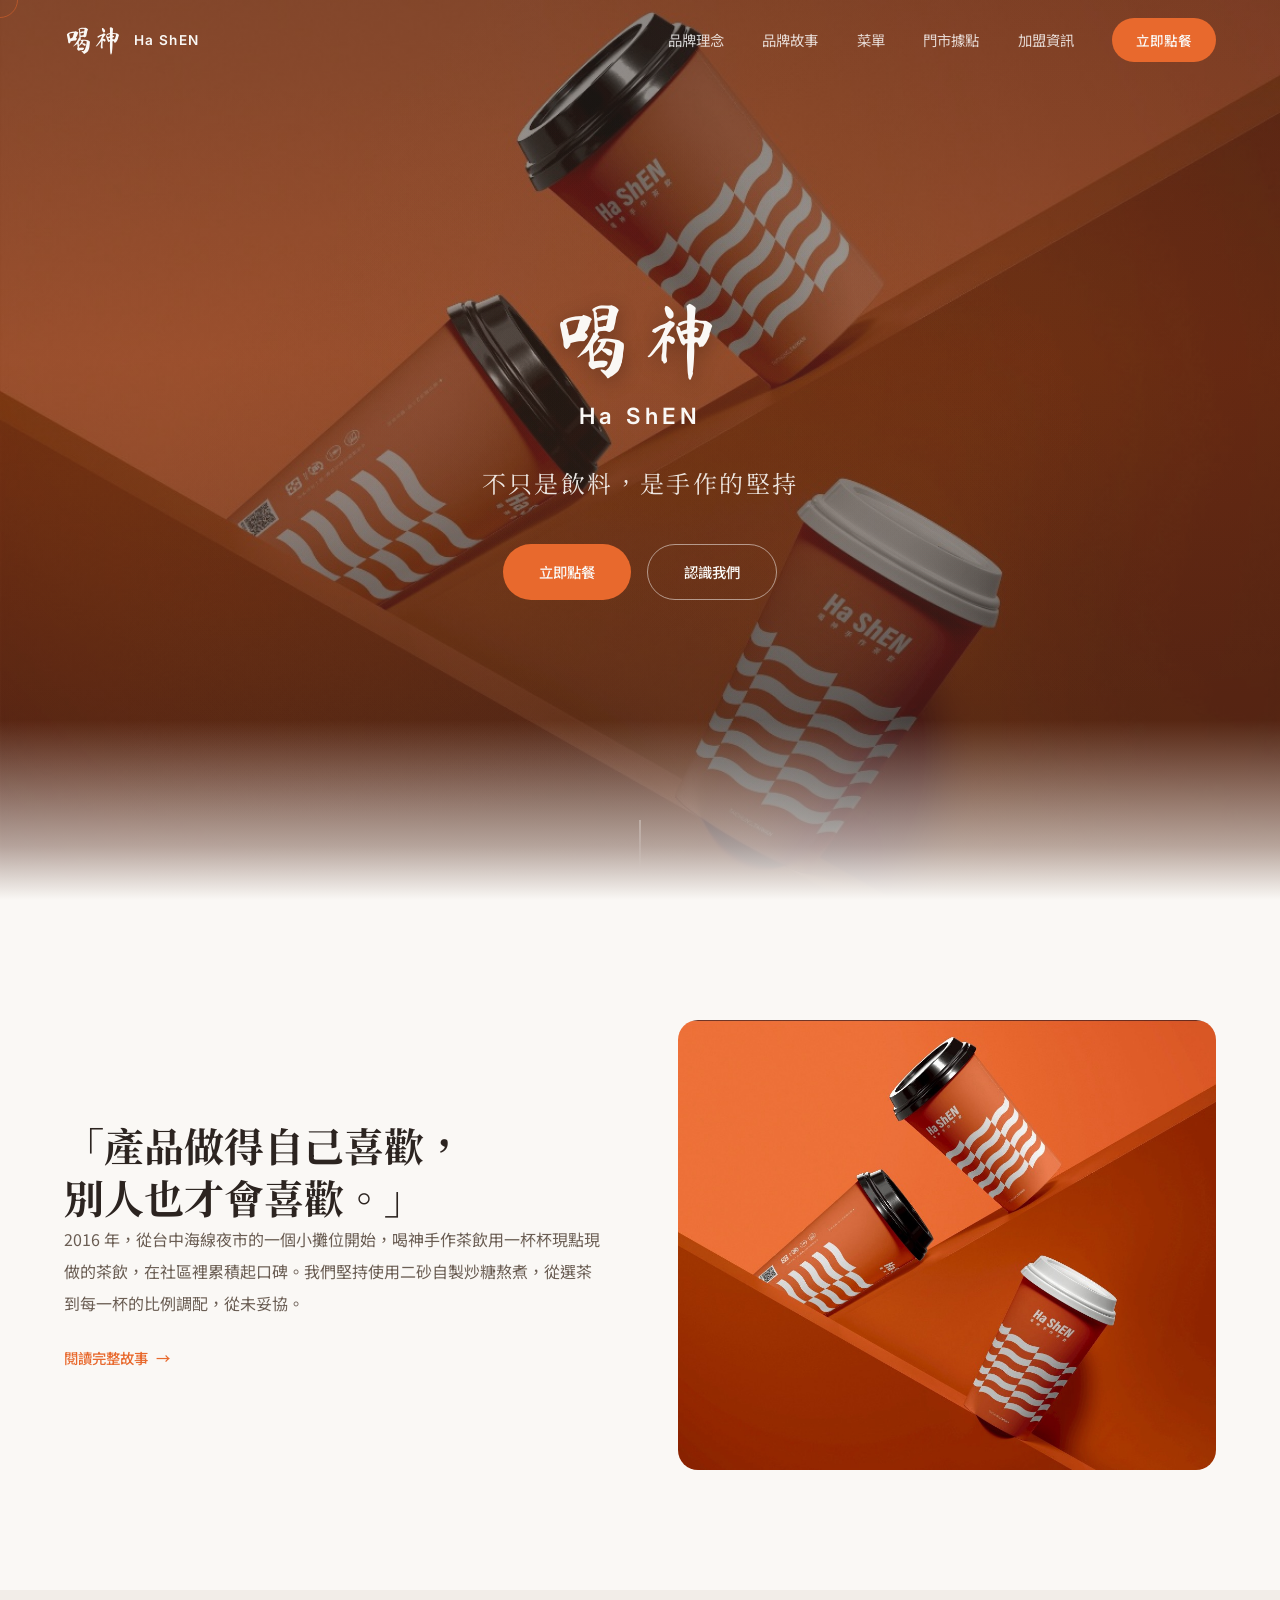
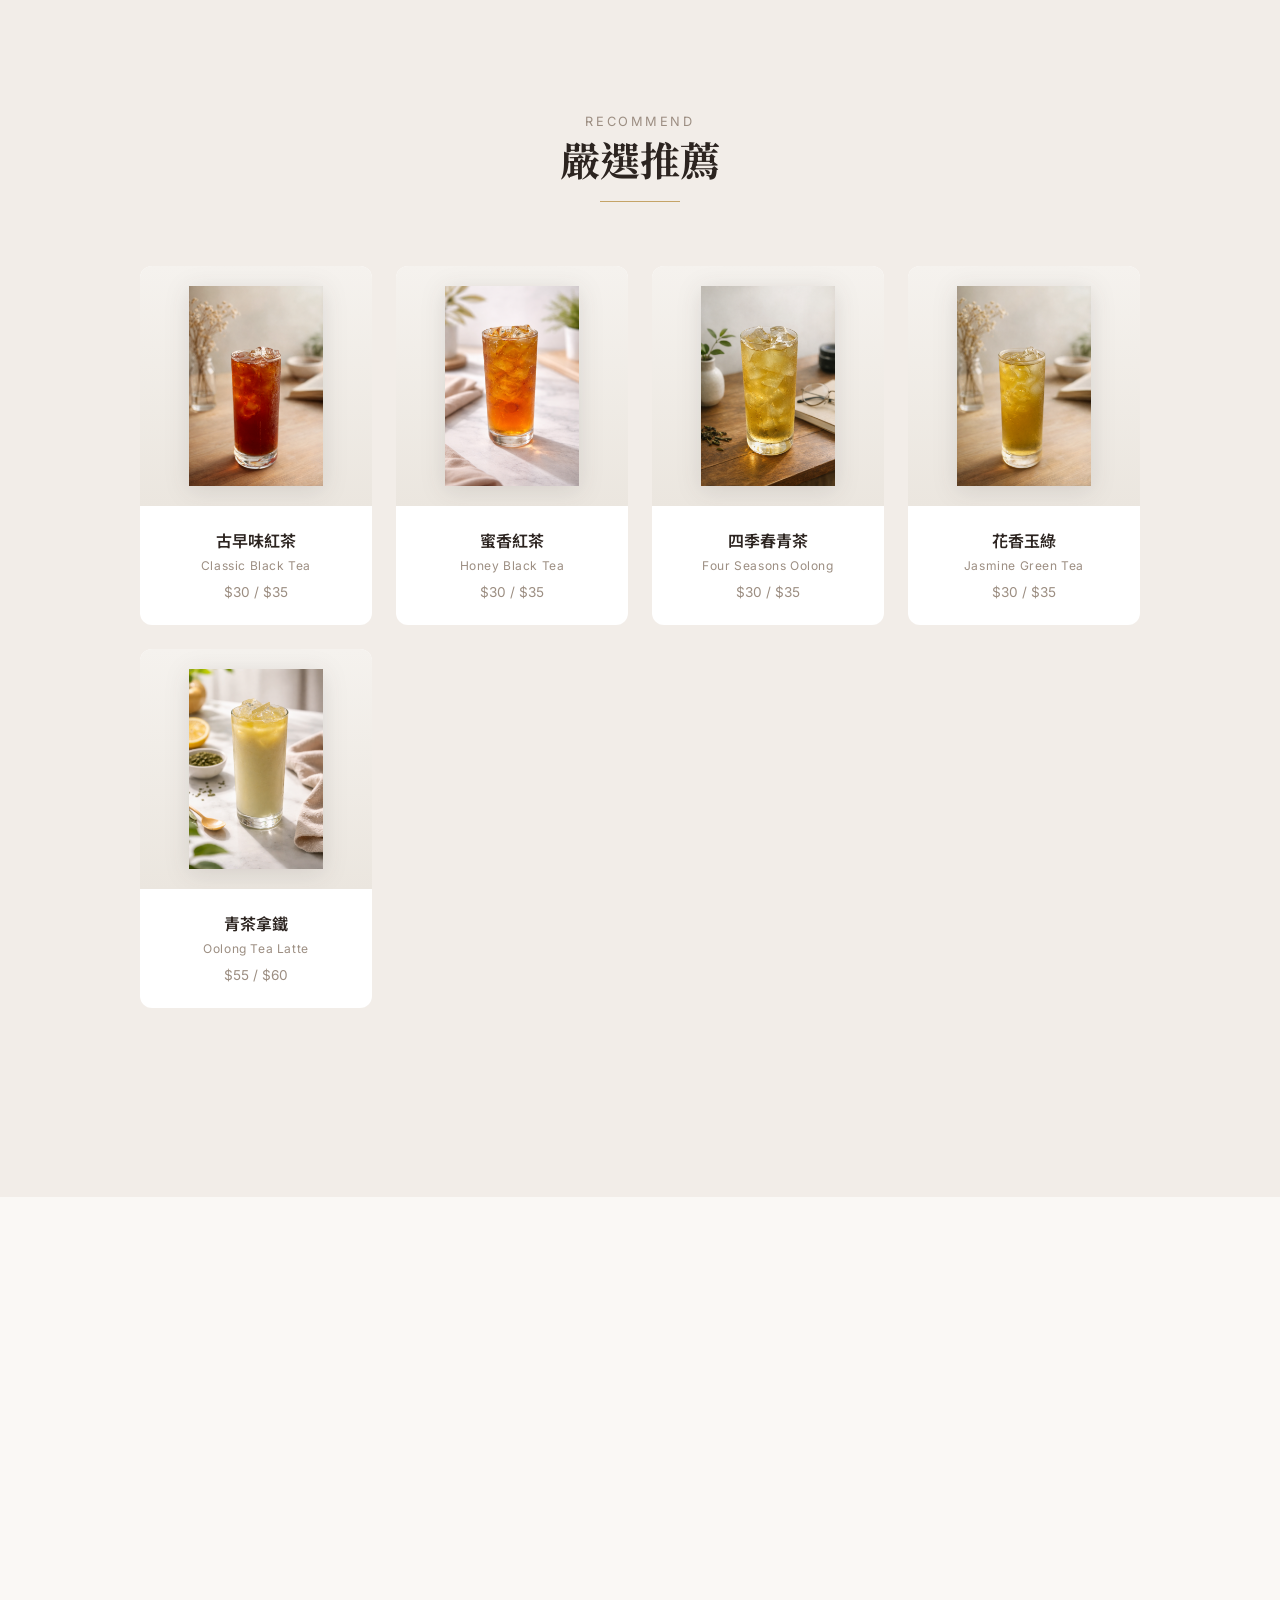
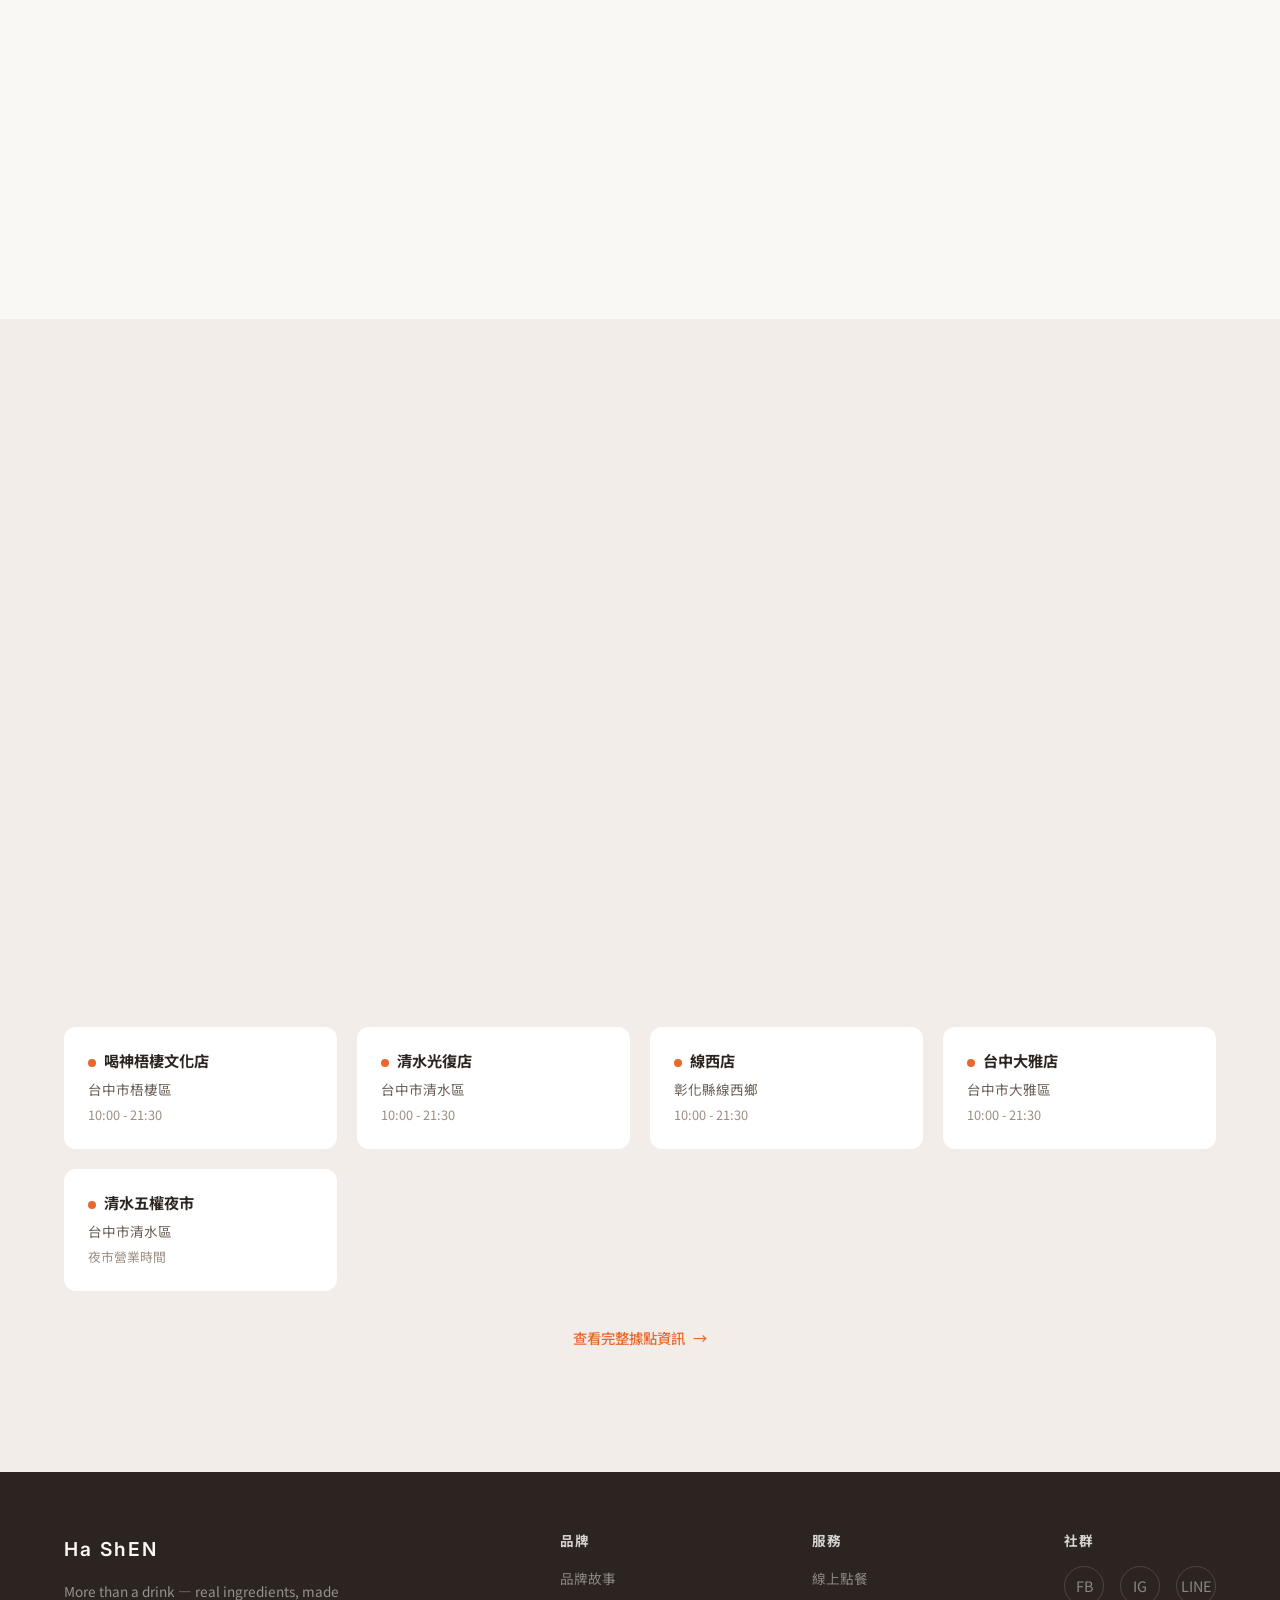
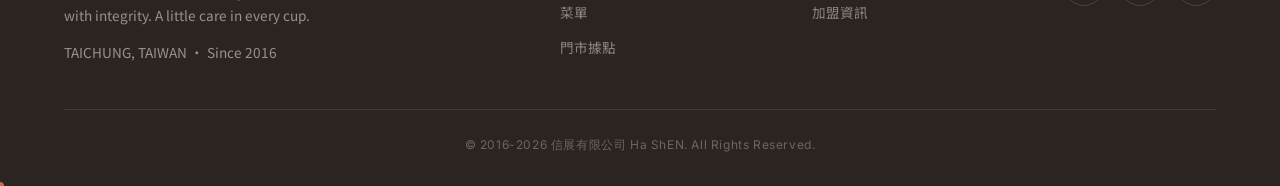
<file: index.html>
<!DOCTYPE html>
<html lang="zh-Hant">
<head>
  <meta charset="UTF-8">
  <meta name="viewport" content="width=device-width, initial-scale=1.0">
  <meta name="description" content="喝神手作茶飲 Ha ShEN — 2016年創立於台中海線，堅持手作、嚴選原料、用心調製每一杯好茶。More than a drink.">
  <meta name="keywords" content="喝神,Ha ShEN,手作茶飲,台中飲料,手搖飲,珍珠奶茶,波霸鮮奶茶">
  <meta property="og:title" content="喝神手作茶飲 Ha ShEN">
  <meta property="og:description" content="不只是飲料，是手作的堅持。More than a drink — real ingredients, made with integrity.">
  <meta property="og:type" content="website">
  <title>喝神手作茶飲 Ha ShEN — More than a drink</title>

  <!-- Google Fonts -->
  <link rel="preconnect" href="https://fonts.googleapis.com">
  <link rel="preconnect" href="https://fonts.gstatic.com" crossorigin>
  <link href="https://fonts.googleapis.com/css2?family=Inter:wght@300;400;500;600;700&family=Noto+Sans+TC:wght@300;400;500;700&family=Noto+Serif+TC:wght@400;600;700&family=ZCOOL+KuaiLe&display=swap" rel="stylesheet">
  <!-- Ma Shan Zheng for brush calligraphy feel -->
  <link href="https://fonts.googleapis.com/css2?family=Ma+Shan+Zheng&display=swap" rel="stylesheet">
  <link href="https://fonts.googleapis.com/css2?family=Liu+Jian+Mao+Cao&display=swap" rel="stylesheet">

  <!-- Styles -->
  <link rel="stylesheet" href="css/style.css">
  <link rel="stylesheet" href="css/pages.css">
</head>
<body>

  <!-- ========== SPLASH SCREEN ========== -->
  <div class="splash-screen" aria-hidden="true">
    <div class="splash-logo-container">
      <!-- Calligraphy rendered with brush-style web font + stroke reveal animation -->
      <div class="splash-calligraphy-text">
        <span class="splash-char" data-char="喝">喝</span>
        <span class="splash-char" data-char="神">神</span>
      </div>

      <span class="splash-english">Ha ShEN</span>
      <span class="splash-subtitle">手 作 茶 飲</span>

      <div class="splash-line">
        <span class="splash-line-left"></span>
        <span class="splash-line-right"></span>
      </div>
    </div>

    <button class="splash-skip">SKIP</button>
  </div>

  <!-- ========== NAVIGATION ========== -->
  <nav class="navbar">
    <a href="index.html" class="nav-logo">
      <span class="nav-logo-calligraphy">喝神</span>
      <span class="nav-logo-text">Ha ShEN</span>
    </a>

    <div class="nav-links">
      <a href="#philosophy" class="nav-link" data-section="philosophy">品牌理念</a>
      <a href="pages/about.html" class="nav-link">品牌故事</a>
      <a href="pages/menu.html" class="nav-link">菜單</a>
      <a href="pages/stores.html" class="nav-link">門市據點</a>
      <a href="pages/franchise.html" class="nav-link">加盟資訊</a>
      <a href="pages/order.html" class="nav-order-btn">立即點餐</a>
    </div>

    <button class="nav-toggle" aria-label="選單">
      <span></span>
      <span></span>
      <span></span>
    </button>
  </nav>

  <!-- ========== HERO SECTION ========== -->
  <section class="hero" id="hero">
    <!-- Layer 1: Brand image background -->
    <img src="assets/images/brand-hero.jpg" alt="" class="hero-bg-image" aria-hidden="true">
    <!-- Layer 2: Dark overlay + texture -->
    <div class="hero-overlay"></div>
    <div class="hero-texture"></div>
    <!-- Layer 3: Bottom fade to next section -->
    <div class="hero-bottom-fade"></div>

    <div class="hero-content">
      <!-- Calligraphy Logo -->
      <div class="hero-calligraphy-text">喝神</div>

      <div class="hero-brand-en font-english">Ha ShEN</div>
      <p class="hero-tagline font-display">不只是飲料，是手作的堅持</p>

      <div class="hero-buttons">
        <a href="pages/order.html" class="btn btn-primary">立即點餐</a>
        <a href="pages/about.html" class="btn btn-outline">認識我們</a>
      </div>
    </div>

    <!-- Scroll hint -->
    <div class="hero-scroll-hint">
      <div class="scroll-line"></div>
    </div>
  </section>

  <!-- ========== PHILOSOPHY SECTION ========== -->
  <section class="section philosophy" id="philosophy">
    <div class="container">
      <div class="philosophy-grid">
        <div class="philosophy-text">
          <h2 class="font-display">
            「產品做得自己喜歡，<br>別人也才會喜歡。」
            <span class="underline-gold"></span>
          </h2>
          <p class="philosophy-desc">
            2016 年，從台中海線夜市的一個小攤位開始，喝神手作茶飲用一杯杯現點現做的茶飲，在社區裡累積起口碑。我們堅持使用二砂自製炒糖熬煮，從選茶到每一杯的比例調配，從未妥協。
          </p>
          <a href="pages/about.html" class="link-arrow">
            閱讀完整故事 <span class="arrow">→</span>
          </a>
        </div>
        <div class="philosophy-image">
          <img src="assets/images/brand-hero.jpg" alt="喝神手作茶飲 Ha ShEN 品牌杯身形象照" loading="lazy">
        </div>
      </div>
    </div>
  </section>

  <!-- ========== RECOMMEND SECTION ========== -->
  <section class="section recommend" id="recommend">
    <div class="container">
      <div class="section-header reveal">
        <p class="section-subtitle font-english">Recommend</p>
        <h2>嚴選推薦</h2>
        <span class="gold-line"></span>
      </div>

      <div class="recommend-grid stagger-children">
        <div class="drink-card" data-stagger="0">
          <div class="drink-card-image">
            <img src="assets/images/古早味紅茶.png" alt="古早味紅茶" loading="lazy">
          </div>
          <div class="drink-card-info">
            <h4 class="drink-card-name">古早味紅茶</h4>
            <p class="drink-card-name-en font-english" style="font-size:0.75rem;color:var(--color-text-tertiary);">Classic Black Tea</p>
            <p class="drink-card-price">$30 / $35</p>
          </div>
        </div>

        <div class="drink-card" data-stagger="1">
          <div class="drink-card-image">
            <img src="assets/images/蜜香紅茶.png" alt="蜜香紅茶" loading="lazy">
          </div>
          <div class="drink-card-info">
            <h4 class="drink-card-name">蜜香紅茶</h4>
            <p class="drink-card-name-en font-english" style="font-size:0.75rem;color:var(--color-text-tertiary);">Honey Black Tea</p>
            <p class="drink-card-price">$30 / $35</p>
          </div>
        </div>

        <div class="drink-card" data-stagger="2">
          <div class="drink-card-image">
            <img src="assets/images/四季春青茶.png" alt="四季春青茶" loading="lazy">
          </div>
          <div class="drink-card-info">
            <h4 class="drink-card-name">四季春青茶</h4>
            <p class="drink-card-name-en font-english" style="font-size:0.75rem;color:var(--color-text-tertiary);">Four Seasons Oolong</p>
            <p class="drink-card-price">$30 / $35</p>
          </div>
        </div>

        <div class="drink-card" data-stagger="3">
          <div class="drink-card-image">
            <img src="assets/images/花香玉綠.png" alt="花香玉綠" loading="lazy">
          </div>
          <div class="drink-card-info">
            <h4 class="drink-card-name">花香玉綠</h4>
            <p class="drink-card-name-en font-english" style="font-size:0.75rem;color:var(--color-text-tertiary);">Jasmine Green Tea</p>
            <p class="drink-card-price">$30 / $35</p>
          </div>
        </div>

        <div class="drink-card" data-stagger="4">
          <div class="drink-card-image">
            <img src="assets/images/青茶拿鐵.png" alt="青茶拿鐵" loading="lazy">
          </div>
          <div class="drink-card-info">
            <h4 class="drink-card-name">青茶拿鐵</h4>
            <p class="drink-card-name-en font-english" style="font-size:0.75rem;color:var(--color-text-tertiary);">Oolong Tea Latte</p>
            <p class="drink-card-price">$55 / $60</p>
          </div>
        </div>
      </div>

      <div style="text-align:center;margin-top:40px;" class="reveal">
        <a href="pages/menu.html" class="link-arrow">
          查看完整菜單 <span class="arrow">→</span>
        </a>
      </div>
    </div>
  </section>

  <!-- ========== NEWS SECTION ========== -->
  <section class="section news" id="news">
    <div class="container">
      <div class="section-header reveal">
        <p class="section-subtitle font-english">Recently News</p>
        <h2>最新消息</h2>
        <span class="gold-line"></span>
      </div>

      <div class="news-grid stagger-children">
        <a href="#" class="news-card" data-stagger="0">
          <div class="news-card-image">
            <div style="width:100%;height:100%;background:linear-gradient(135deg,var(--color-bg-secondary),#d4a574);display:flex;align-items:center;justify-content:center;color:var(--color-text-tertiary);font-size:0.85rem;">新聞圖片</div>
          </div>
          <div class="news-card-body">
            <span class="news-card-date font-english">2026.04.01</span>
            <h4 class="news-card-title">大雅店盛大開幕</h4>
            <span class="news-card-link">閱讀更多 →</span>
          </div>
        </a>

        <a href="#" class="news-card" data-stagger="1">
          <div class="news-card-image">
            <div style="width:100%;height:100%;background:linear-gradient(135deg,var(--color-bg-secondary),#8cb87a);display:flex;align-items:center;justify-content:center;color:var(--color-text-tertiary);font-size:0.85rem;">新聞圖片</div>
          </div>
          <div class="news-card-body">
            <span class="news-card-date font-english">2026.03.15</span>
            <h4 class="news-card-title">春季新品上市 — 花香玉綠茶系列</h4>
            <span class="news-card-link">閱讀更多 →</span>
          </div>
        </a>

        <a href="#" class="news-card" data-stagger="2">
          <div class="news-card-image">
            <div style="width:100%;height:100%;background:linear-gradient(135deg,var(--color-bg-secondary),var(--color-brand-light));display:flex;align-items:center;justify-content:center;color:var(--color-text-tertiary);font-size:0.85rem;">新聞圖片</div>
          </div>
          <div class="news-card-body">
            <span class="news-card-date font-english">2026.02.28</span>
            <h4 class="news-card-title">加盟說明會報名中</h4>
            <span class="news-card-link">閱讀更多 →</span>
          </div>
        </a>
      </div>
    </div>
  </section>

  <!-- ========== STORES PREVIEW SECTION ========== -->
  <section class="section stores-preview" id="stores">
    <div class="container">
      <div class="section-header reveal">
        <p class="section-subtitle font-english">Store Locations</p>
        <h2>門市據點</h2>
        <span class="gold-line"></span>
      </div>

      <div class="stores-map-wrapper">
        <iframe
          src="https://www.google.com/maps/embed?pb=!1m18!1m12!1m3!1d116685.45!2d120.55!3d24.28!2m3!1f0!2f0!3f0!3m2!1i1024!2i768!4f13.1!3m3!1m2!1s0x0%3A0x0!2z5Y-w5Lit5biC!5e0!3m2!1szh-TW!2stw!4v1"
          loading="lazy"
          referrerpolicy="no-referrer-when-downgrade"
          title="喝神手作茶飲門市據點">
        </iframe>
      </div>

      <div class="stores-list stagger-children">
        <div class="store-card" data-stagger="0">
          <h4><span class="store-pulse"></span>喝神梧棲文化店</h4>
          <p>台中市梧棲區</p>
          <p style="font-size:0.8rem;color:var(--color-text-tertiary);margin-top:4px;">10:00 - 21:30</p>
        </div>
        <div class="store-card" data-stagger="1">
          <h4><span class="store-pulse"></span>清水光復店</h4>
          <p>台中市清水區</p>
          <p style="font-size:0.8rem;color:var(--color-text-tertiary);margin-top:4px;">10:00 - 21:30</p>
        </div>
        <div class="store-card" data-stagger="2">
          <h4><span class="store-pulse"></span>線西店</h4>
          <p>彰化縣線西鄉</p>
          <p style="font-size:0.8rem;color:var(--color-text-tertiary);margin-top:4px;">10:00 - 21:30</p>
        </div>
        <div class="store-card" data-stagger="3">
          <h4><span class="store-pulse"></span>台中大雅店</h4>
          <p>台中市大雅區</p>
          <p style="font-size:0.8rem;color:var(--color-text-tertiary);margin-top:4px;">10:00 - 21:30</p>
        </div>
        <div class="store-card" data-stagger="4">
          <h4><span class="store-pulse"></span>清水五權夜市</h4>
          <p>台中市清水區</p>
          <p style="font-size:0.8rem;color:var(--color-text-tertiary);margin-top:4px;">夜市營業時間</p>
        </div>
      </div>

      <div style="text-align:center;margin-top:32px;" class="reveal">
        <a href="pages/stores.html" class="link-arrow">
          查看完整據點資訊 <span class="arrow">→</span>
        </a>
      </div>
    </div>
  </section>

  <!-- ========== FOOTER ========== -->
  <footer class="footer">
    <div class="footer-content">
      <div class="footer-brand">
        <div class="footer-brand-name font-english">Ha ShEN</div>
        <p class="footer-brand-desc">
          More than a drink — real ingredients, made with integrity. A little care in every cup.
        </p>
        <p class="footer-brand-desc" style="margin-top:12px;">
          TAICHUNG, TAIWAN · Since 2016
        </p>
      </div>

      <div class="footer-links-group">
        <h5>品牌</h5>
        <a href="pages/about.html">品牌故事</a>
        <a href="pages/menu.html">菜單</a>
        <a href="pages/stores.html">門市據點</a>
      </div>

      <div class="footer-links-group">
        <h5>服務</h5>
        <a href="pages/order.html">線上點餐</a>
        <a href="pages/franchise.html">加盟資訊</a>
      </div>

      <div class="footer-links-group">
        <h5>社群</h5>
        <div class="footer-social">
          <a href="https://www.facebook.com/people/%E5%96%9D%E7%A5%9E%E6%89%8B%E4%BD%9C%E8%8C%B6%E9%A3%B2_%E7%B8%BD%E9%83%A8/61552195955684/" target="_blank" rel="noopener" aria-label="Facebook">FB</a>
          <a href="#" aria-label="Instagram">IG</a>
          <a href="#" aria-label="LINE">LINE</a>
        </div>
      </div>
    </div>

    <div class="footer-bottom">
      <p class="footer-copyright">© 2016-2026 信展有限公司 Ha ShEN. All Rights Reserved.</p>
    </div>
  </footer>

  <!-- Back to Top -->
  <button class="back-to-top" aria-label="回到頂部">↑</button>

  <!-- Hero Background Style -->
  <style>
    /* Layer 1: Brand image — fills hero, slow zoom */
    .hero-bg-image {
      position: absolute;
      top: 0; left: 0;
      width: 100%; height: 100%;
      object-fit: cover;
      object-position: center 40%;
      animation: heroZoom 25s ease-in-out infinite alternate;
      z-index: 0;
    }

    @keyframes heroZoom {
      0%   { transform: scale(1); }
      100% { transform: scale(1.1); }
    }

    /* Layer 2: Dark overlay — makes text readable */
    .hero .hero-overlay {
      position: absolute;
      top: 0; left: 0;
      width: 100%; height: 100%;
      background: linear-gradient(
        180deg,
        rgba(44, 36, 32, 0.55) 0%,
        rgba(44, 36, 32, 0.45) 40%,
        rgba(44, 36, 32, 0.65) 100%
      );
      z-index: 1;
    }

    /* Layer 2b: Subtle ink/paper texture overlay */
    .hero-texture {
      position: absolute;
      top: 0; left: 0;
      width: 100%; height: 100%;
      background:
        radial-gradient(ellipse at 20% 50%, rgba(232, 105, 45, 0.08) 0%, transparent 60%),
        radial-gradient(ellipse at 80% 30%, rgba(197, 164, 103, 0.06) 0%, transparent 50%),
        radial-gradient(ellipse at 50% 80%, rgba(44, 36, 32, 0.15) 0%, transparent 60%);
      z-index: 1;
      pointer-events: none;
    }

    /* Layer 3: Bottom gradient fade to next section */
    .hero-bottom-fade {
      position: absolute;
      bottom: 0; left: 0;
      width: 100%; height: 180px;
      background: linear-gradient(
        0deg,
        var(--color-bg-primary) 0%,
        rgba(250, 248, 245, 0.6) 30%,
        transparent 100%
      );
      z-index: 2;
      pointer-events: none;
    }

    /* Scroll Indicator */
    .hero-scroll-hint {
      position: absolute;
      bottom: 32px;
      left: 50%;
      transform: translateX(-50%);
      z-index: 3;
    }

    .scroll-line {
      width: 1px;
      height: 48px;
      background: linear-gradient(180deg, rgba(255,255,255,0.6), transparent);
      animation: scrollPulse 2s ease-in-out infinite;
    }

    @keyframes scrollPulse {
      0%, 100% { opacity: 1; transform: scaleY(1); }
      50% { opacity: 0.3; transform: scaleY(0.6); }
    }
  </style>

  <!-- Scripts -->
  <script src="js/splash.js"></script>
  <script src="js/main.js"></script>
</body>
</html>
</file>
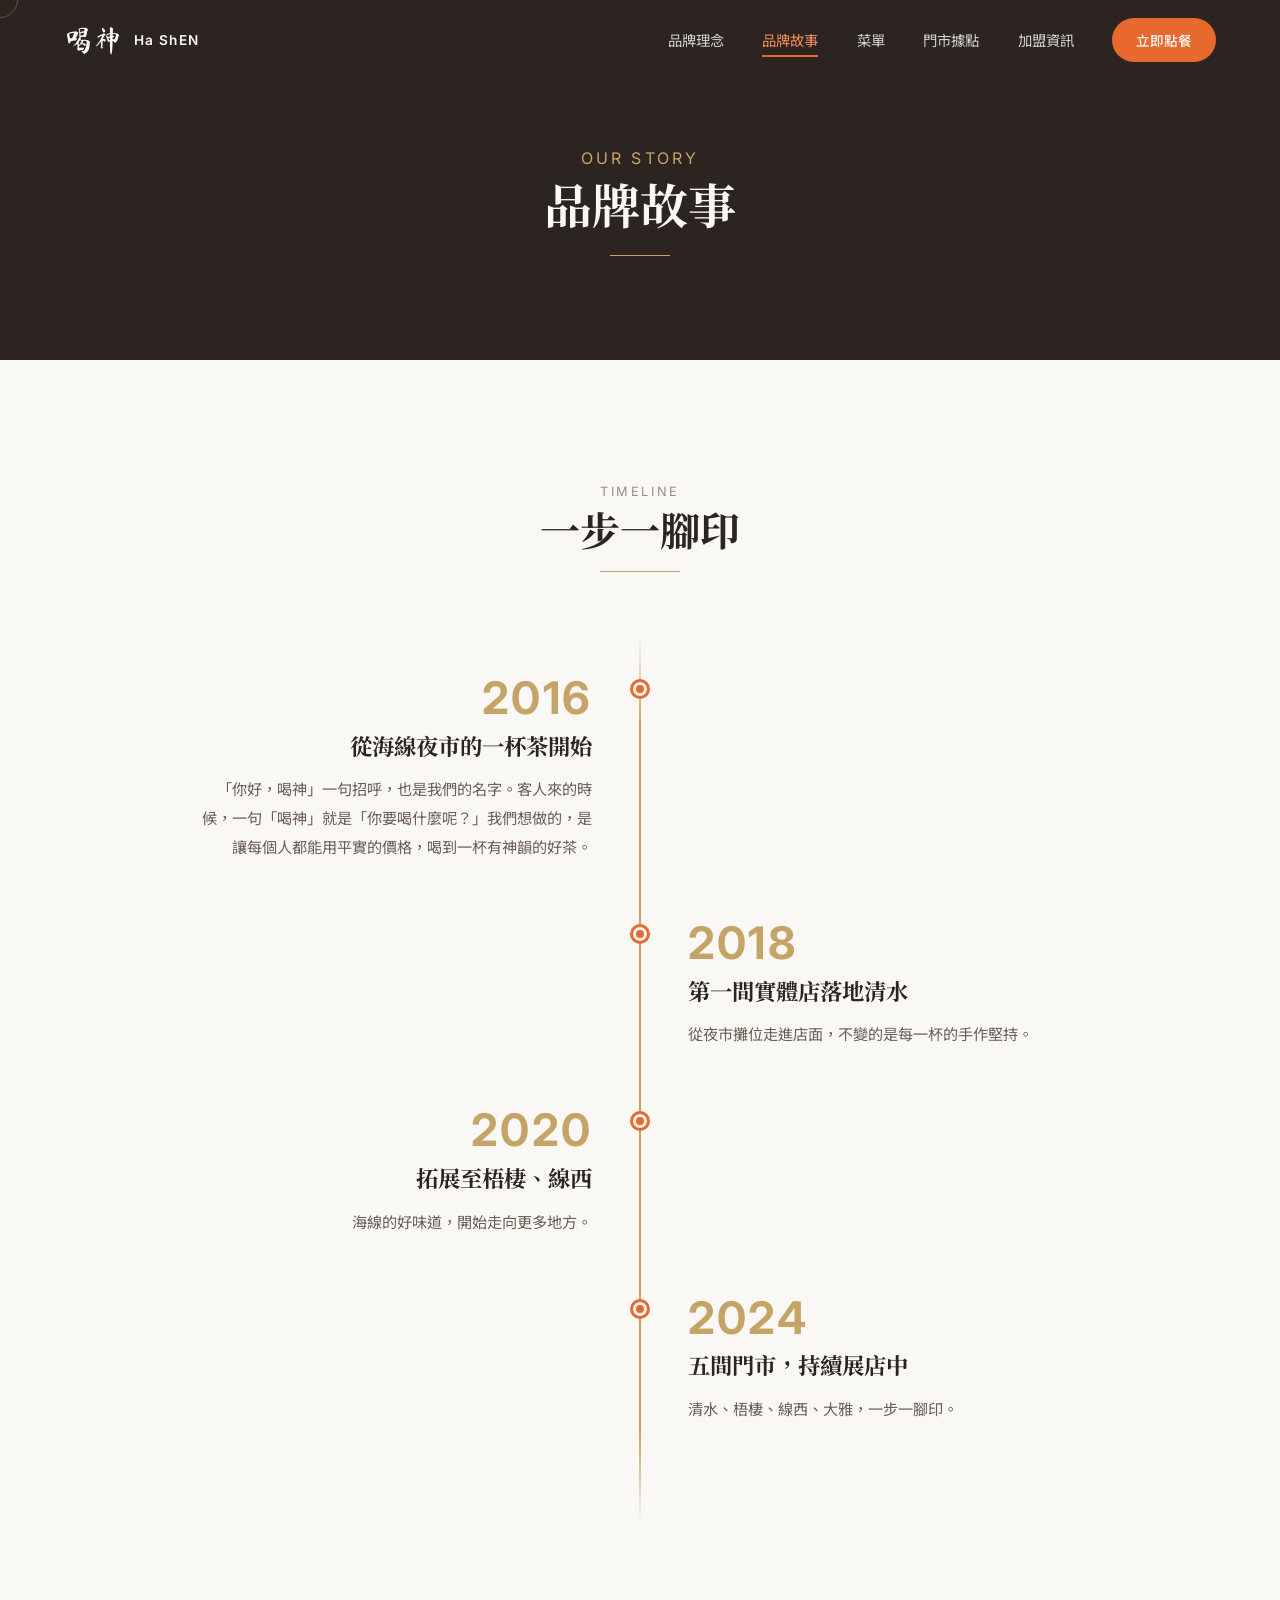
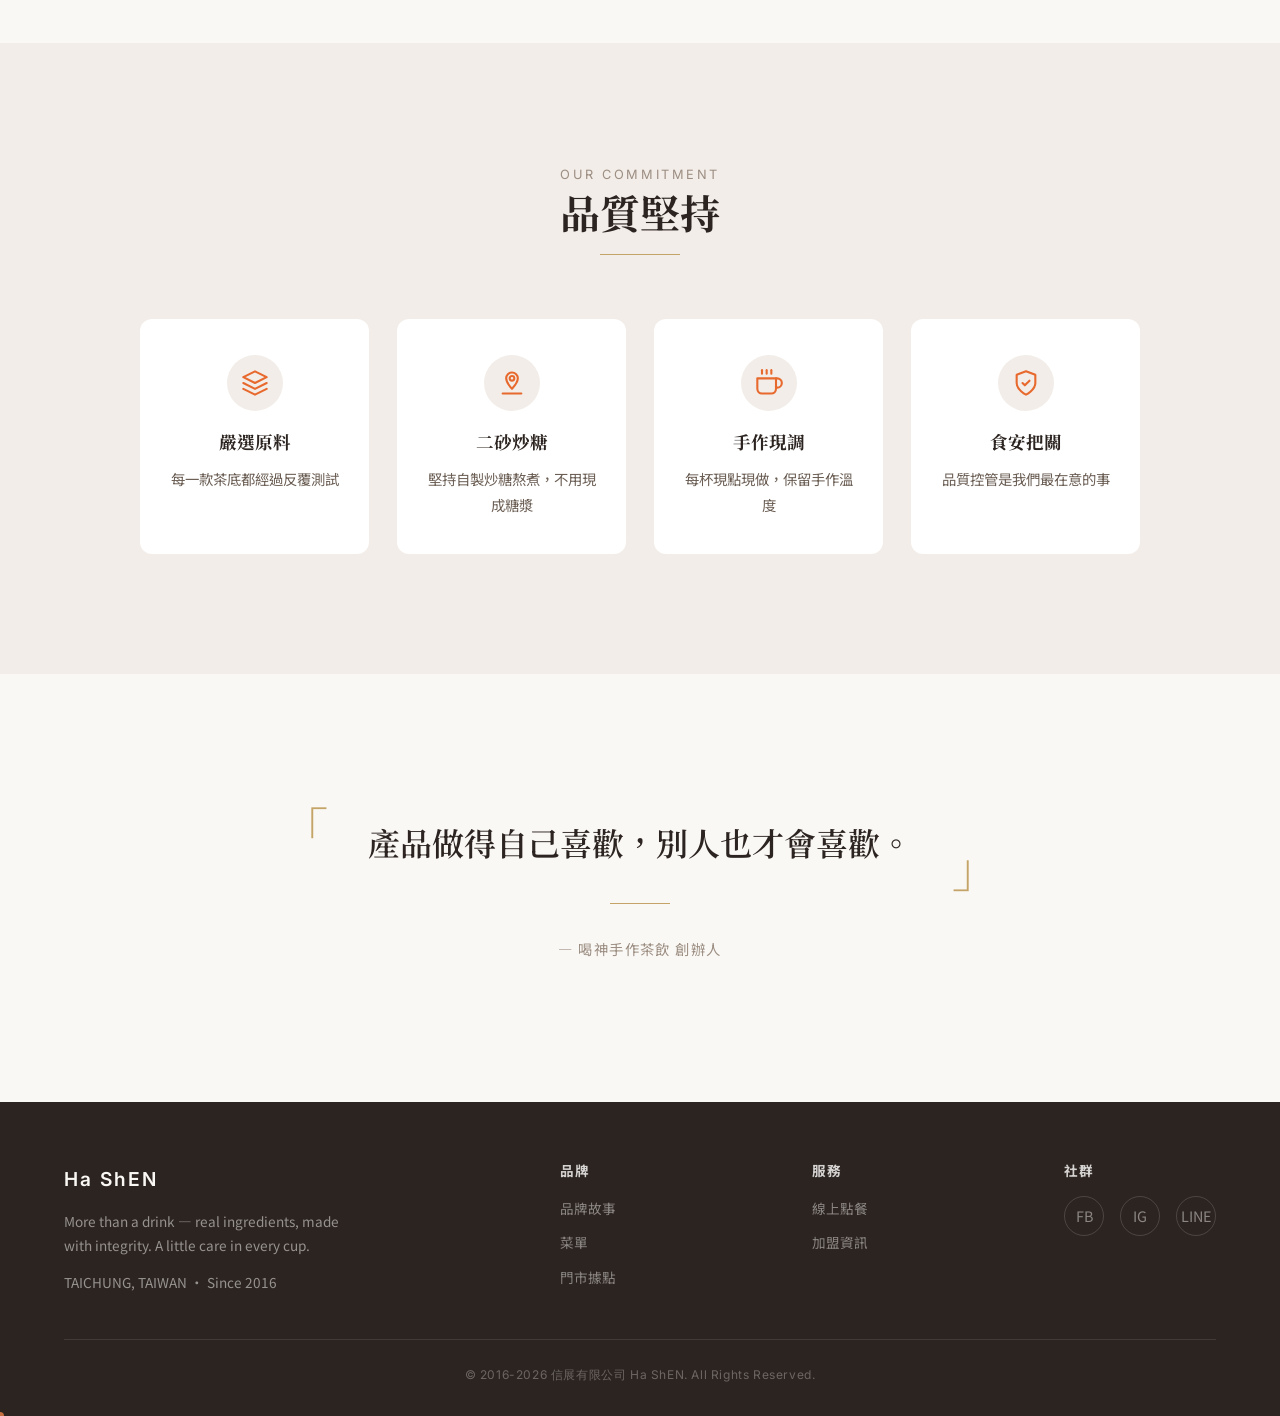
<file: pages/about.html>
<!DOCTYPE html>
<html lang="zh-Hant">
<head>
  <meta charset="UTF-8">
  <meta name="viewport" content="width=device-width, initial-scale=1.0">
  <meta name="description" content="喝神手作茶飲 Ha ShEN 品牌故事 — 2016年從台中海線夜市出發，堅持手作、嚴選原料，一步一腳印走到今天。">
  <meta name="keywords" content="喝神,Ha ShEN,品牌故事,手作茶飲,台中飲料,手搖飲">
  <meta property="og:title" content="品牌故事 — 喝神手作茶飲 Ha ShEN">
  <meta property="og:description" content="從海線夜市的一杯茶開始，喝神的故事。">
  <meta property="og:type" content="website">
  <title>品牌故事 — 喝神手作茶飲 Ha ShEN</title>

  <!-- Google Fonts -->
  <link rel="preconnect" href="https://fonts.googleapis.com">
  <link rel="preconnect" href="https://fonts.gstatic.com" crossorigin>
  <link href="https://fonts.googleapis.com/css2?family=Inter:wght@300;400;500;600;700&family=Noto+Sans+TC:wght@300;400;500;700&family=Noto+Serif+TC:wght@400;600;700&family=Ma+Shan+Zheng&family=Liu+Jian+Mao+Cao&display=swap" rel="stylesheet">
  <link href="https://fonts.googleapis.com/css2?family=Ma+Shan+Zheng&display=swap" rel="stylesheet">
  <link href="https://fonts.googleapis.com/css2?family=Liu+Jian+Mao+Cao&display=swap" rel="stylesheet">

  <!-- Styles -->
  <link rel="stylesheet" href="../css/style.css">
  <link rel="stylesheet" href="../css/pages.css">

  <style>
    /* ========== Page Hero ========== */
    .page-hero {
      position: relative;
      width: 100%;
      min-height: 360px;
      display: flex;
      align-items: center;
      justify-content: center;
      background: #2C2420;
      text-align: center;
      padding: 120px 24px 80px;
    }

    .page-hero-content {
      position: relative;
      z-index: 2;
    }

    .page-hero h1 {
      font-family: var(--font-display);
      color: var(--color-text-inverse);
      font-size: clamp(2rem, 5vw, 3rem);
      margin-bottom: 8px;
    }

    .page-hero .page-hero-en {
      font-family: var(--font-english);
      font-size: clamp(0.85rem, 1.5vw, 1rem);
      color: var(--color-gold);
      letter-spacing: 0.2em;
      text-transform: uppercase;
    }

    .page-hero .page-hero-line {
      display: block;
      width: 60px;
      height: 1px;
      background: var(--color-gold);
      margin: 20px auto 0;
    }

    /* ========== Timeline Section ========== */
    .timeline-section {
      padding: clamp(60px, 10vw, 120px) clamp(24px, 5vw, 80px);
      background: var(--color-bg-primary);
    }

    .timeline {
      position: relative;
      max-width: 900px;
      margin: 0 auto;
      padding: 40px 0;
    }

    /* Central vertical line */
    .timeline::before {
      content: '';
      position: absolute;
      left: 50%;
      top: 0;
      bottom: 0;
      width: 2px;
      background: linear-gradient(180deg, transparent, var(--color-gold) 10%, var(--color-gold) 90%, transparent);
      transform: translateX(-50%);
    }

    .timeline-item {
      position: relative;
      width: 50%;
      padding: 0 48px 60px;
    }

    /* Odd items: left side */
    .timeline-item:nth-child(odd) {
      left: 0;
      text-align: right;
      padding-right: 48px;
      padding-left: 0;
    }

    /* Even items: right side */
    .timeline-item:nth-child(even) {
      left: 50%;
      text-align: left;
      padding-left: 48px;
      padding-right: 0;
    }

    /* Node dot */
    .timeline-item::before {
      content: '';
      position: absolute;
      top: 6px;
      width: 14px;
      height: 14px;
      background: var(--color-brand);
      border: 3px solid var(--color-bg-primary);
      border-radius: 50%;
      z-index: 2;
      box-shadow: 0 0 0 3px var(--color-brand);
    }

    .timeline-item:nth-child(odd)::before {
      right: -7px;
    }

    .timeline-item:nth-child(even)::before {
      left: -7px;
    }

    .timeline-year {
      font-family: var(--font-english);
      font-size: clamp(2rem, 4vw, 2.8rem);
      font-weight: 700;
      color: var(--color-gold);
      line-height: 1;
      margin-bottom: 8px;
    }

    .timeline-title {
      font-family: var(--font-display);
      font-size: clamp(1.1rem, 2vw, 1.4rem);
      font-weight: 700;
      color: var(--color-text-primary);
      margin-bottom: 12px;
      line-height: 1.5;
    }

    .timeline-desc {
      font-size: 0.95rem;
      color: var(--color-text-secondary);
      line-height: 1.9;
    }

    /* ========== Quality Section ========== */
    .quality-section {
      padding: clamp(60px, 10vw, 120px) clamp(24px, 5vw, 80px);
      background: var(--color-bg-secondary);
    }

    .quality-grid {
      display: grid;
      grid-template-columns: repeat(4, 1fr);
      gap: 28px;
      max-width: 1000px;
      margin: 0 auto;
    }

    .quality-card {
      background: var(--color-bg-card);
      border-radius: var(--radius-md);
      padding: 36px 24px;
      text-align: center;
      transition: transform 0.4s var(--ease-smooth), box-shadow 0.4s var(--ease-smooth);
    }

    .quality-card:hover {
      transform: translateY(-4px);
      box-shadow: 0 12px 30px rgba(44, 36, 32, 0.1);
    }

    .quality-icon {
      width: 56px;
      height: 56px;
      margin: 0 auto 20px;
      background: var(--color-bg-secondary);
      border-radius: 50%;
      display: flex;
      align-items: center;
      justify-content: center;
      font-size: 1.5rem;
    }

    .quality-card h4 {
      font-family: var(--font-display);
      font-size: 1.1rem;
      margin-bottom: 12px;
      color: var(--color-text-primary);
    }

    .quality-card p {
      font-size: 0.9rem;
      color: var(--color-text-secondary);
      line-height: 1.8;
    }

    /* ========== Founder Section ========== */
    .founder-section {
      padding: clamp(80px, 12vw, 140px) clamp(24px, 5vw, 80px);
      background: var(--color-bg-primary);
      text-align: center;
    }

    .founder-quote {
      max-width: 700px;
      margin: 0 auto;
      position: relative;
    }

    .founder-quote blockquote {
      font-family: var(--font-display);
      font-size: clamp(1.4rem, 3vw, 2rem);
      font-weight: 600;
      color: var(--color-text-primary);
      line-height: 1.8;
      position: relative;
      padding: 0 20px;
    }

    .founder-quote blockquote::before,
    .founder-quote blockquote::after {
      font-family: var(--font-display);
      font-size: 3rem;
      color: var(--color-gold);
      position: absolute;
      line-height: 1;
    }

    .founder-quote blockquote::before {
      content: '\300C';
      top: -10px;
      left: -10px;
    }

    .founder-quote blockquote::after {
      content: '\300D';
      bottom: -20px;
      right: -10px;
    }

    .founder-line {
      display: block;
      width: 60px;
      height: 1px;
      background: var(--color-gold);
      margin: 32px auto;
    }

    .founder-attribution {
      font-family: var(--font-heading);
      font-size: 0.9rem;
      color: var(--color-text-tertiary);
      letter-spacing: 0.1em;
    }

    /* ========== Responsive ========== */
    @media (max-width: 768px) {
      .timeline::before {
        left: 20px;
      }

      .timeline-item {
        width: 100%;
        padding-left: 56px !important;
        padding-right: 0 !important;
        text-align: left !important;
        left: 0 !important;
      }

      .timeline-item::before {
        left: 13px !important;
        right: auto !important;
      }

      .quality-grid {
        grid-template-columns: repeat(2, 1fr);
        gap: 20px;
      }
    }

    @media (max-width: 480px) {
      .quality-grid {
        grid-template-columns: 1fr;
      }
    }
  </style>
  <link href="https://fonts.googleapis.com/css2?family=Ma+Shan+Zheng&display=swap" rel="stylesheet">
  <link href="https://fonts.googleapis.com/css2?family=Liu+Jian+Mao+Cao&display=swap" rel="stylesheet">
  </head>
<body>

  <!-- ========== NAVIGATION ========== -->
  <nav class="navbar">
    <a href="../index.html" class="nav-logo">
      <span class="nav-logo-calligraphy">喝神</span>
      <span class="nav-logo-text">Ha ShEN</span>
    </a>

    <div class="nav-links">
      <a href="../index.html#philosophy" class="nav-link" data-section="philosophy">品牌理念</a>
      <a href="about.html" class="nav-link active">品牌故事</a>
      <a href="menu.html" class="nav-link">菜單</a>
      <a href="stores.html" class="nav-link">門市據點</a>
      <a href="franchise.html" class="nav-link">加盟資訊</a>
      <a href="order.html" class="nav-order-btn">立即點餐</a>
    </div>

    <button class="nav-toggle" aria-label="選單">
      <span></span>
      <span></span>
      <span></span>
    </button>
  </nav>

  <!-- ========== PAGE HERO ========== -->
  <section class="page-hero">
    <div class="page-hero-content reveal">
      <p class="page-hero-en font-english">Our Story</p>
      <h1 class="font-display">品牌故事</h1>
      <span class="page-hero-line"></span>
    </div>
  </section>

  <!-- ========== TIMELINE SECTION ========== -->
  <section class="timeline-section">
    <div class="container">
      <div class="section-header reveal">
        <p class="section-subtitle font-english">Timeline</p>
        <h2 class="font-display">一步一腳印</h2>
        <span class="gold-line"></span>
      </div>

      <div class="timeline">
        <!-- 2016 -->
        <div class="timeline-item reveal">
          <div class="timeline-year font-english">2016</div>
          <h3 class="timeline-title font-display">從海線夜市的一杯茶開始</h3>
          <p class="timeline-desc">「你好，喝神」一句招呼，也是我們的名字。客人來的時候，一句「喝神」就是「你要喝什麼呢？」我們想做的，是讓每個人都能用平實的價格，喝到一杯有神韻的好茶。</p>
        </div>

        <!-- 2018 -->
        <div class="timeline-item reveal">
          <div class="timeline-year font-english">2018</div>
          <h3 class="timeline-title font-display">第一間實體店落地清水</h3>
          <p class="timeline-desc">從夜市攤位走進店面，不變的是每一杯的手作堅持。</p>
        </div>

        <!-- 2020 -->
        <div class="timeline-item reveal">
          <div class="timeline-year font-english">2020</div>
          <h3 class="timeline-title font-display">拓展至梧棲、線西</h3>
          <p class="timeline-desc">海線的好味道，開始走向更多地方。</p>
        </div>

        <!-- 2024 -->
        <div class="timeline-item reveal">
          <div class="timeline-year font-english">2024</div>
          <h3 class="timeline-title font-display">五間門市，持續展店中</h3>
          <p class="timeline-desc">清水、梧棲、線西、大雅，一步一腳印。</p>
        </div>
      </div>
    </div>
  </section>

  <!-- ========== QUALITY SECTION ========== -->
  <section class="quality-section">
    <div class="container">
      <div class="section-header reveal">
        <p class="section-subtitle font-english">Our Commitment</p>
        <h2 class="font-display">品質堅持</h2>
        <span class="gold-line"></span>
      </div>

      <div class="quality-grid stagger-children">
        <div class="quality-card" data-stagger="0">
          <div class="quality-icon">
            <svg width="28" height="28" viewBox="0 0 24 24" fill="none" stroke="var(--color-brand)" stroke-width="1.8" stroke-linecap="round" stroke-linejoin="round">
              <path d="M12 2L2 7l10 5 10-5-10-5z"/>
              <path d="M2 17l10 5 10-5"/>
              <path d="M2 12l10 5 10-5"/>
            </svg>
          </div>
          <h4 class="font-display">嚴選原料</h4>
          <p>每一款茶底都經過反覆測試</p>
        </div>

        <div class="quality-card" data-stagger="1">
          <div class="quality-icon">
            <svg width="28" height="28" viewBox="0 0 24 24" fill="none" stroke="var(--color-brand)" stroke-width="1.8" stroke-linecap="round" stroke-linejoin="round">
              <path d="M17 8C17 5.24 14.76 3 12 3S7 5.24 7 8c0 3.53 5 9 5 9s5-5.47 5-9z"/>
              <circle cx="12" cy="8" r="2"/>
              <path d="M4 21h16"/>
            </svg>
          </div>
          <h4 class="font-display">二砂炒糖</h4>
          <p>堅持自製炒糖熬煮，不用現成糖漿</p>
        </div>

        <div class="quality-card" data-stagger="2">
          <div class="quality-icon">
            <svg width="28" height="28" viewBox="0 0 24 24" fill="none" stroke="var(--color-brand)" stroke-width="1.8" stroke-linecap="round" stroke-linejoin="round">
              <path d="M18 8h1a4 4 0 010 8h-1"/>
              <path d="M2 8h16v9a4 4 0 01-4 4H6a4 4 0 01-4-4V8z"/>
              <line x1="6" y1="1" x2="6" y2="4"/>
              <line x1="10" y1="1" x2="10" y2="4"/>
              <line x1="14" y1="1" x2="14" y2="4"/>
            </svg>
          </div>
          <h4 class="font-display">手作現調</h4>
          <p>每杯現點現做，保留手作溫度</p>
        </div>

        <div class="quality-card" data-stagger="3">
          <div class="quality-icon">
            <svg width="28" height="28" viewBox="0 0 24 24" fill="none" stroke="var(--color-brand)" stroke-width="1.8" stroke-linecap="round" stroke-linejoin="round">
              <path d="M12 22s8-4 8-10V5l-8-3-8 3v7c0 6 8 10 8 10z"/>
              <path d="M9 12l2 2 4-4"/>
            </svg>
          </div>
          <h4 class="font-display">食安把關</h4>
          <p>品質控管是我們最在意的事</p>
        </div>
      </div>
    </div>
  </section>

  <!-- ========== FOUNDER SECTION ========== -->
  <section class="founder-section">
    <div class="container">
      <div class="founder-quote reveal">
        <blockquote class="font-display">
          產品做得自己喜歡，別人也才會喜歡。
        </blockquote>
        <span class="founder-line"></span>
        <p class="founder-attribution">— 喝神手作茶飲 創辦人</p>
      </div>
    </div>
  </section>

  <!-- ========== FOOTER ========== -->
  <footer class="footer">
    <div class="footer-content">
      <div class="footer-brand">
        <div class="footer-brand-name font-english">Ha ShEN</div>
        <p class="footer-brand-desc">
          More than a drink — real ingredients, made with integrity. A little care in every cup.
        </p>
        <p class="footer-brand-desc" style="margin-top:12px;">
          TAICHUNG, TAIWAN · Since 2016
        </p>
      </div>

      <div class="footer-links-group">
        <h5>品牌</h5>
        <a href="about.html">品牌故事</a>
        <a href="menu.html">菜單</a>
        <a href="stores.html">門市據點</a>
      </div>

      <div class="footer-links-group">
        <h5>服務</h5>
        <a href="order.html">線上點餐</a>
        <a href="franchise.html">加盟資訊</a>
      </div>

      <div class="footer-links-group">
        <h5>社群</h5>
        <div class="footer-social">
          <a href="https://www.facebook.com/people/%E5%96%9D%E7%A5%9E%E6%89%8B%E4%BD%9C%E8%8C%B6%E9%A3%B2_%E7%B8%BD%E9%83%A8/61552195955684/" target="_blank" rel="noopener" aria-label="Facebook">FB</a>
          <a href="#" aria-label="Instagram">IG</a>
          <a href="#" aria-label="LINE">LINE</a>
        </div>
      </div>
    </div>

    <div class="footer-bottom">
      <p class="footer-copyright">© 2016-2026 信展有限公司 Ha ShEN. All Rights Reserved.</p>
    </div>
  </footer>

  <!-- Back to Top -->
  <button class="back-to-top" aria-label="回到頂部">↑</button>

  <!-- Scripts -->
  <script src="../js/main.js"></script>
</body>
</html>
</file>
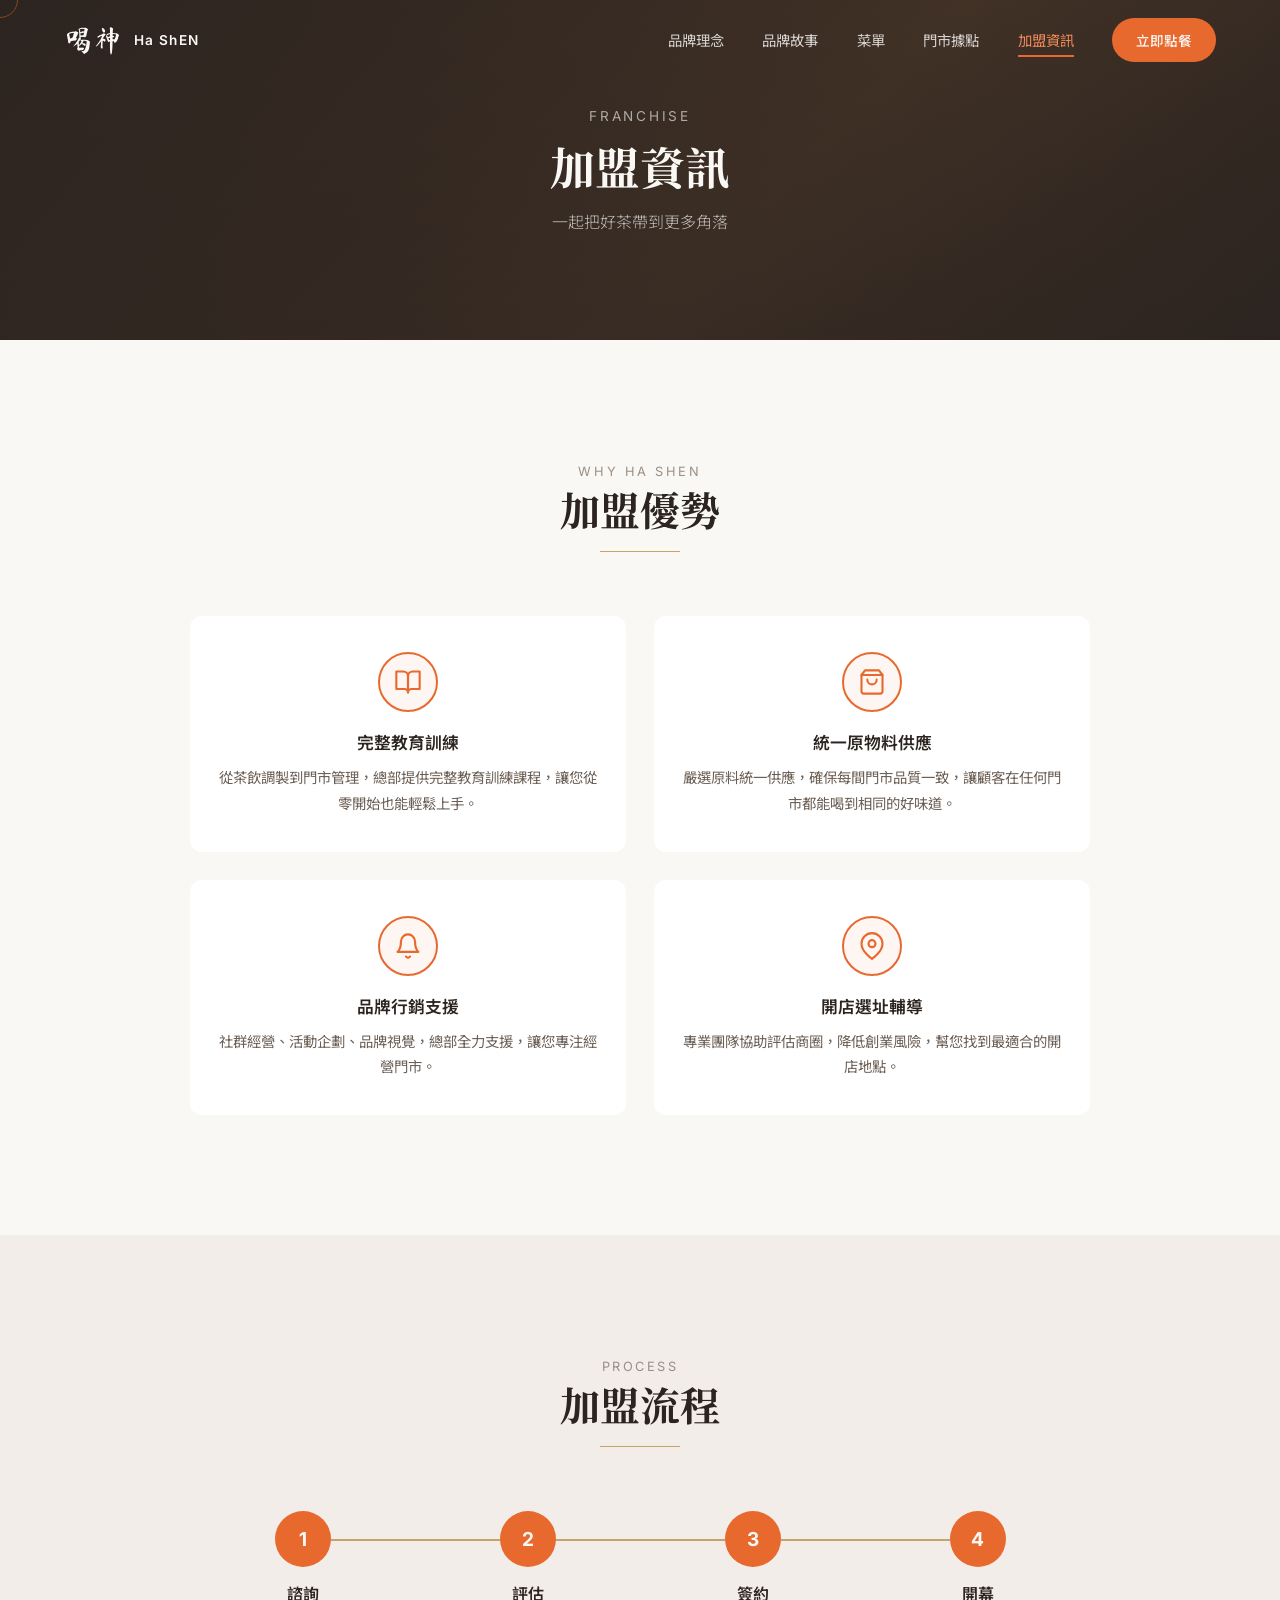
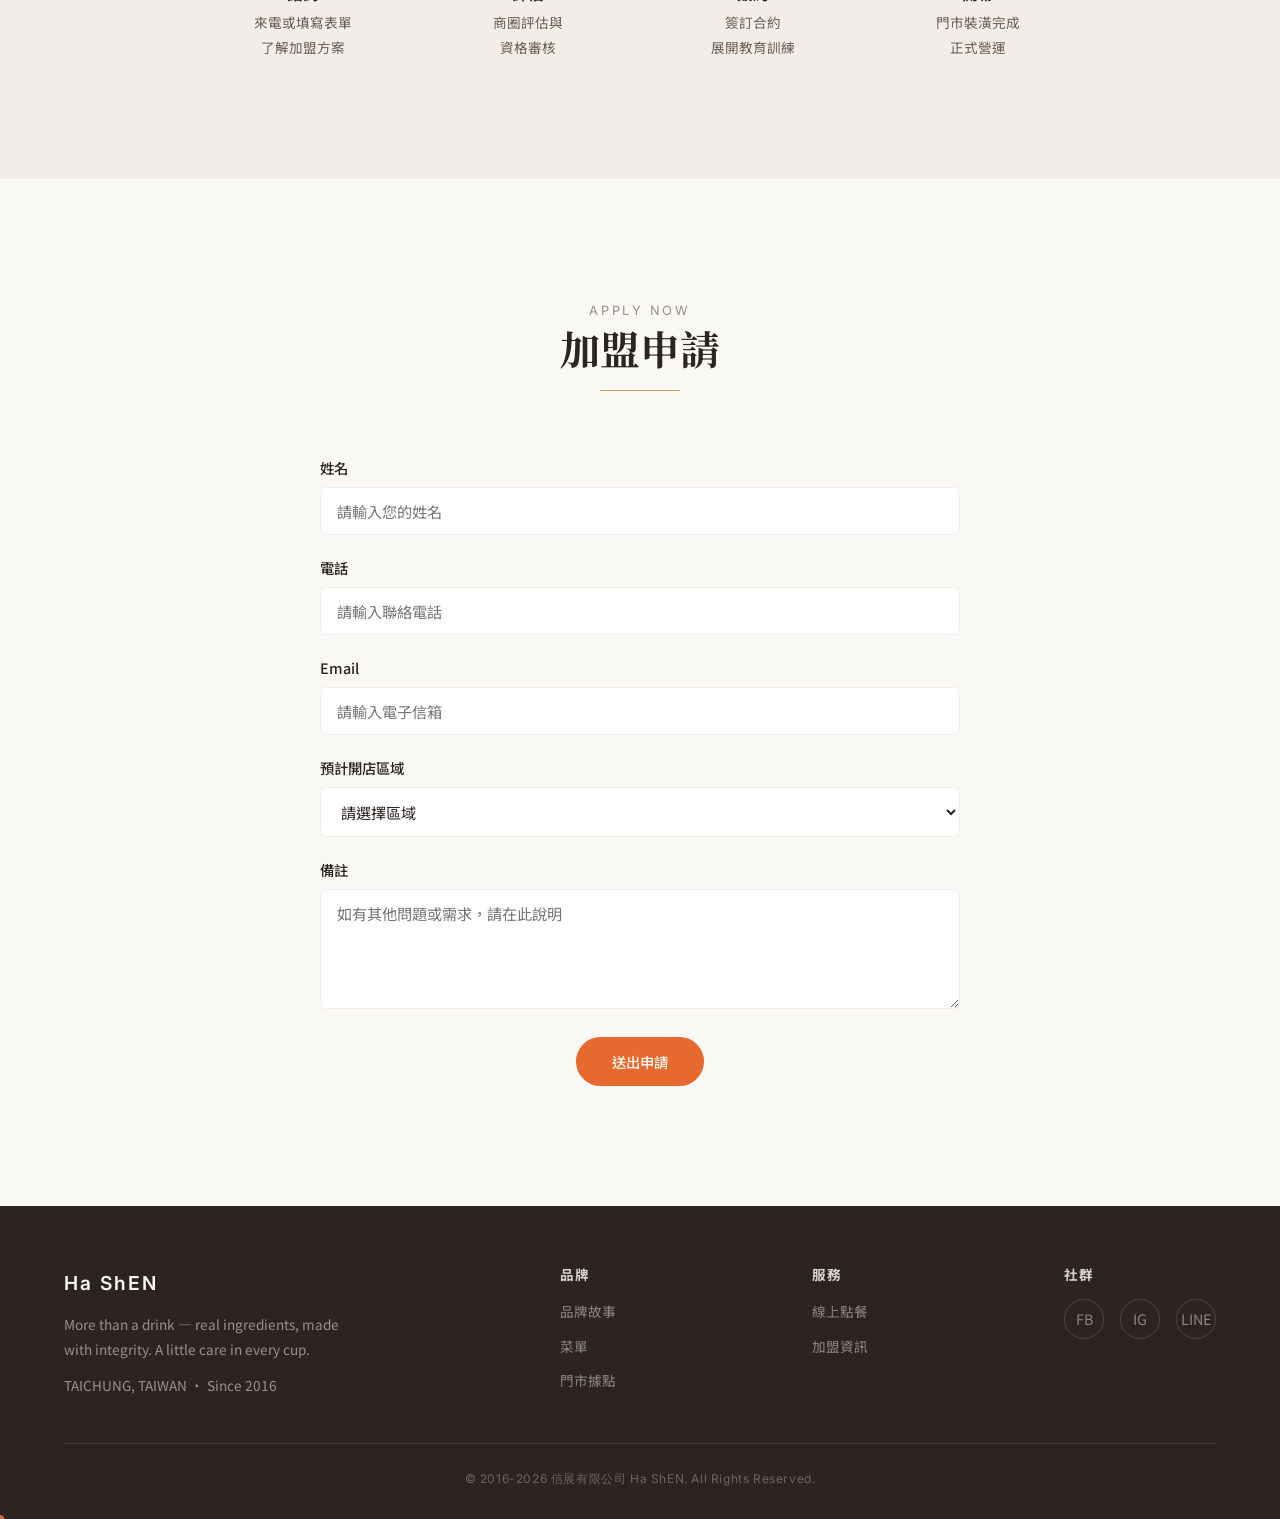
<file: pages/franchise.html>
<!DOCTYPE html>
<html lang="zh-Hant">
<head>
  <meta charset="UTF-8">
  <meta name="viewport" content="width=device-width, initial-scale=1.0">
  <meta name="description" content="喝神手作茶飲加盟資訊 — 一起把好茶帶到更多角落，完整教育訓練、品牌行銷支援。">
  <title>加盟資訊 — 喝神手作茶飲 Ha ShEN</title>

  <!-- Google Fonts -->
  <link rel="preconnect" href="https://fonts.googleapis.com">
  <link rel="preconnect" href="https://fonts.gstatic.com" crossorigin>
  <link href="https://fonts.googleapis.com/css2?family=Inter:wght@300;400;500;600;700&family=Noto+Sans+TC:wght@300;400;500;700&family=Noto+Serif+TC:wght@400;600;700&family=Ma+Shan+Zheng&family=Liu+Jian+Mao+Cao&display=swap" rel="stylesheet">
  <link href="https://fonts.googleapis.com/css2?family=Ma+Shan+Zheng&display=swap" rel="stylesheet">
  <link href="https://fonts.googleapis.com/css2?family=Liu+Jian+Mao+Cao&display=swap" rel="stylesheet">

  <!-- Styles -->
  <link rel="stylesheet" href="../css/style.css">
  <link rel="stylesheet" href="../css/pages.css">
  <link href="https://fonts.googleapis.com/css2?family=Ma+Shan+Zheng&display=swap" rel="stylesheet">
  <link href="https://fonts.googleapis.com/css2?family=Liu+Jian+Mao+Cao&display=swap" rel="stylesheet">
  </head>
<body>

  <!-- ========== NAVIGATION ========== -->
  <nav class="navbar scrolled">
    <a href="../index.html" class="nav-logo">
      <span class="nav-logo-calligraphy">喝神</span>
      <span class="nav-logo-text">Ha ShEN</span>
    </a>

    <div class="nav-links">
      <a href="../index.html#philosophy" class="nav-link">品牌理念</a>
      <a href="about.html" class="nav-link">品牌故事</a>
      <a href="menu.html" class="nav-link">菜單</a>
      <a href="stores.html" class="nav-link">門市據點</a>
      <a href="franchise.html" class="nav-link active">加盟資訊</a>
      <a href="order.html" class="nav-order-btn">立即點餐</a>
    </div>

    <button class="nav-toggle" aria-label="選單">
      <span></span>
      <span></span>
      <span></span>
    </button>
  </nav>

  <!-- ========== PAGE HERO ========== -->
  <section class="page-hero">
    <div class="page-hero-bg"></div>
    <div class="page-hero-overlay"></div>
    <div class="page-hero-content">
      <p class="page-subtitle font-english">Franchise</p>
      <h1>加盟資訊</h1>
      <p class="page-tagline">一起把好茶帶到更多角落</p>
    </div>
  </section>

  <!-- ========== FRANCHISE ADVANTAGES ========== -->
  <section class="section franchise-advantages">
    <div class="container">
      <div class="section-header reveal">
        <p class="section-subtitle font-english">Why Ha ShEN</p>
        <h2>加盟優勢</h2>
        <span class="gold-line"></span>
      </div>

      <div class="advantages-grid stagger-children">

        <!-- 1. 完整教育訓練 -->
        <div class="advantage-card reveal" data-stagger="0">
          <div class="advantage-icon">
            <svg viewBox="0 0 24 24" width="28" height="28" fill="none" stroke="currentColor" stroke-width="1.8" stroke-linecap="round" stroke-linejoin="round">
              <path d="M2 3h6a4 4 0 0 1 4 4v14a3 3 0 0 0-3-3H2z"/>
              <path d="M22 3h-6a4 4 0 0 0-4 4v14a3 3 0 0 1 3-3h7z"/>
            </svg>
          </div>
          <h4>完整教育訓練</h4>
          <p>從茶飲調製到門市管理，總部提供完整教育訓練課程，讓您從零開始也能輕鬆上手。</p>
        </div>

        <!-- 2. 統一原物料供應 -->
        <div class="advantage-card reveal" data-stagger="1">
          <div class="advantage-icon">
            <svg viewBox="0 0 24 24" width="28" height="28" fill="none" stroke="currentColor" stroke-width="1.8" stroke-linecap="round" stroke-linejoin="round">
              <path d="M6 2L3 6v14a2 2 0 0 0 2 2h14a2 2 0 0 0 2-2V6l-3-4z"/>
              <line x1="3" y1="6" x2="21" y2="6"/>
              <path d="M16 10a4 4 0 0 1-8 0"/>
            </svg>
          </div>
          <h4>統一原物料供應</h4>
          <p>嚴選原料統一供應，確保每間門市品質一致，讓顧客在任何門市都能喝到相同的好味道。</p>
        </div>

        <!-- 3. 品牌行銷支援 -->
        <div class="advantage-card reveal" data-stagger="2">
          <div class="advantage-icon">
            <svg viewBox="0 0 24 24" width="28" height="28" fill="none" stroke="currentColor" stroke-width="1.8" stroke-linecap="round" stroke-linejoin="round">
              <path d="M18 8A6 6 0 0 0 6 8c0 7-3 9-3 9h18s-3-2-3-9"/>
              <path d="M13.73 21a2 2 0 0 1-3.46 0"/>
            </svg>
          </div>
          <h4>品牌行銷支援</h4>
          <p>社群經營、活動企劃、品牌視覺，總部全力支援，讓您專注經營門市。</p>
        </div>

        <!-- 4. 開店選址輔導 -->
        <div class="advantage-card reveal" data-stagger="3">
          <div class="advantage-icon">
            <svg viewBox="0 0 24 24" width="28" height="28" fill="none" stroke="currentColor" stroke-width="1.8" stroke-linecap="round" stroke-linejoin="round">
              <path d="M21 10c0 7-9 13-9 13s-9-6-9-13a9 9 0 0 1 18 0z"/>
              <circle cx="12" cy="10" r="3"/>
            </svg>
          </div>
          <h4>開店選址輔導</h4>
          <p>專業團隊協助評估商圈，降低創業風險，幫您找到最適合的開店地點。</p>
        </div>

      </div>
    </div>
  </section>

  <!-- ========== FRANCHISE STEPS ========== -->
  <section class="section franchise-steps">
    <div class="container">
      <div class="section-header reveal">
        <p class="section-subtitle font-english">Process</p>
        <h2>加盟流程</h2>
        <span class="gold-line"></span>
      </div>

      <div class="steps-wrapper reveal">
        <div class="step-item">
          <div class="step-number">1</div>
          <h4>諮詢</h4>
          <p>來電或填寫表單<br>了解加盟方案</p>
          <div class="step-connector"></div>
        </div>

        <div class="step-item">
          <div class="step-number">2</div>
          <h4>評估</h4>
          <p>商圈評估與<br>資格審核</p>
          <div class="step-connector"></div>
        </div>

        <div class="step-item">
          <div class="step-number">3</div>
          <h4>簽約</h4>
          <p>簽訂合約<br>展開教育訓練</p>
          <div class="step-connector"></div>
        </div>

        <div class="step-item">
          <div class="step-number">4</div>
          <h4>開幕</h4>
          <p>門市裝潢完成<br>正式營運</p>
        </div>
      </div>
    </div>
  </section>

  <!-- ========== FRANCHISE FORM ========== -->
  <section class="section franchise-form-section">
    <div class="container">
      <div class="section-header reveal">
        <p class="section-subtitle font-english">Apply Now</p>
        <h2>加盟申請</h2>
        <span class="gold-line"></span>
      </div>

      <form class="franchise-form reveal" onsubmit="return false">
        <div class="form-group">
          <label for="form-name">姓名</label>
          <input type="text" id="form-name" name="name" placeholder="請輸入您的姓名" required>
        </div>

        <div class="form-group">
          <label for="form-phone">電話</label>
          <input type="tel" id="form-phone" name="phone" placeholder="請輸入聯絡電話" required>
        </div>

        <div class="form-group">
          <label for="form-email">Email</label>
          <input type="email" id="form-email" name="email" placeholder="請輸入電子信箱" required>
        </div>

        <div class="form-group">
          <label for="form-area">預計開店區域</label>
          <select id="form-area" name="area" required>
            <option value="" disabled selected>請選擇區域</option>
            <option value="台中市">台中市</option>
            <option value="彰化縣">彰化縣</option>
            <option value="南投縣">南投縣</option>
            <option value="苗栗縣">苗栗縣</option>
            <option value="雲林縣">雲林縣</option>
            <option value="嘉義市/縣">嘉義市/縣</option>
            <option value="台北市/新北市">台北市/新北市</option>
            <option value="桃園市">桃園市</option>
            <option value="新竹市/縣">新竹市/縣</option>
            <option value="台南市">台南市</option>
            <option value="高雄市">高雄市</option>
            <option value="其他">其他</option>
          </select>
        </div>

        <div class="form-group">
          <label for="form-note">備註</label>
          <textarea id="form-note" name="note" placeholder="如有其他問題或需求，請在此說明"></textarea>
        </div>

        <div class="form-submit-row">
          <button type="submit" class="btn btn-primary">送出申請</button>
        </div>
      </form>
    </div>
  </section>

  <!-- ========== FOOTER ========== -->
  <footer class="footer">
    <div class="footer-content">
      <div class="footer-brand">
        <div class="footer-brand-name font-english">Ha ShEN</div>
        <p class="footer-brand-desc">
          More than a drink — real ingredients, made with integrity. A little care in every cup.
        </p>
        <p class="footer-brand-desc" style="margin-top:12px;">
          TAICHUNG, TAIWAN · Since 2016
        </p>
      </div>

      <div class="footer-links-group">
        <h5>品牌</h5>
        <a href="about.html">品牌故事</a>
        <a href="menu.html">菜單</a>
        <a href="stores.html">門市據點</a>
      </div>

      <div class="footer-links-group">
        <h5>服務</h5>
        <a href="order.html">線上點餐</a>
        <a href="franchise.html">加盟資訊</a>
      </div>

      <div class="footer-links-group">
        <h5>社群</h5>
        <div class="footer-social">
          <a href="https://www.facebook.com/people/%E5%96%9D%E7%A5%9E%E6%89%8B%E4%BD%9C%E8%8C%B6%E9%A3%B2_%E7%B8%BD%E9%83%A8/61552195955684/" target="_blank" rel="noopener" aria-label="Facebook">FB</a>
          <a href="#" aria-label="Instagram">IG</a>
          <a href="#" aria-label="LINE">LINE</a>
        </div>
      </div>
    </div>

    <div class="footer-bottom">
      <p class="footer-copyright">© 2016-2026 信展有限公司 Ha ShEN. All Rights Reserved.</p>
    </div>
  </footer>

  <!-- Back to Top -->
  <button class="back-to-top" aria-label="回到頂部">↑</button>

  <!-- Scripts -->
  <script src="../js/main.js"></script>
</body>
</html>
</file>
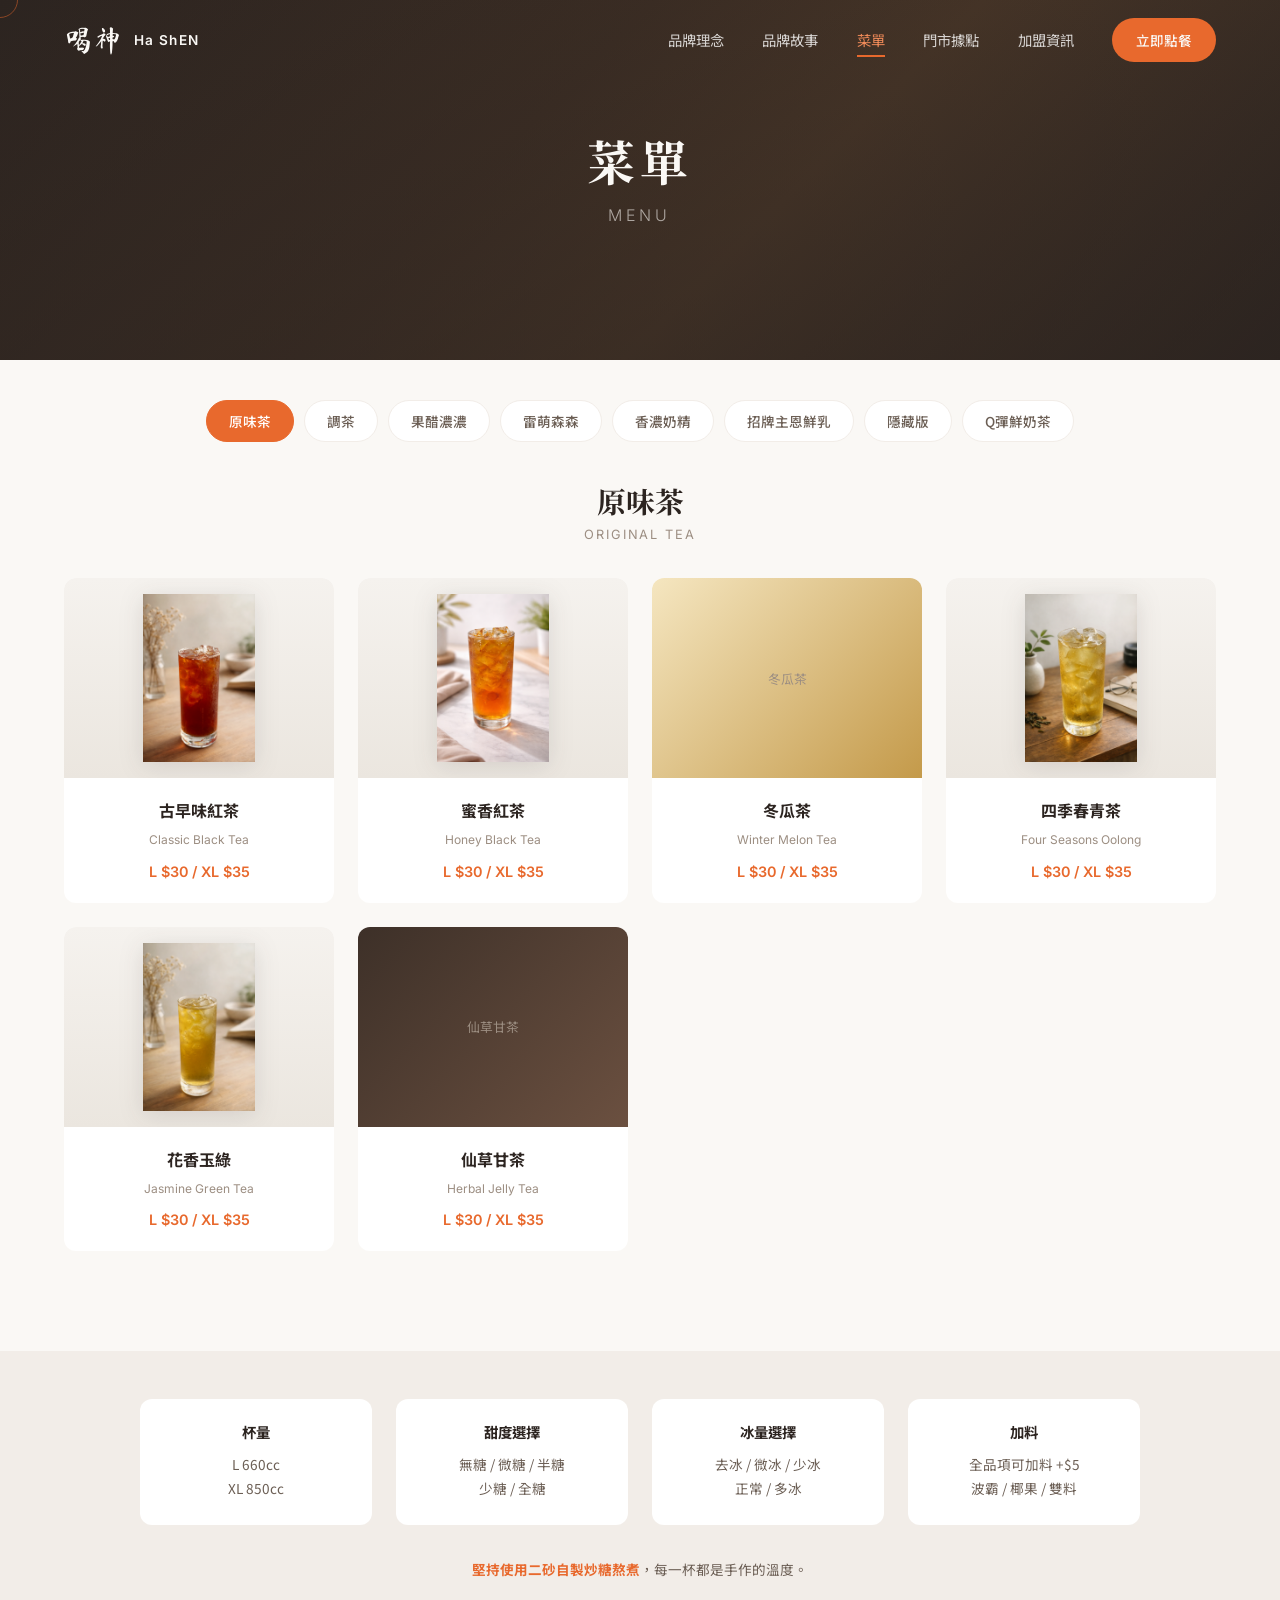
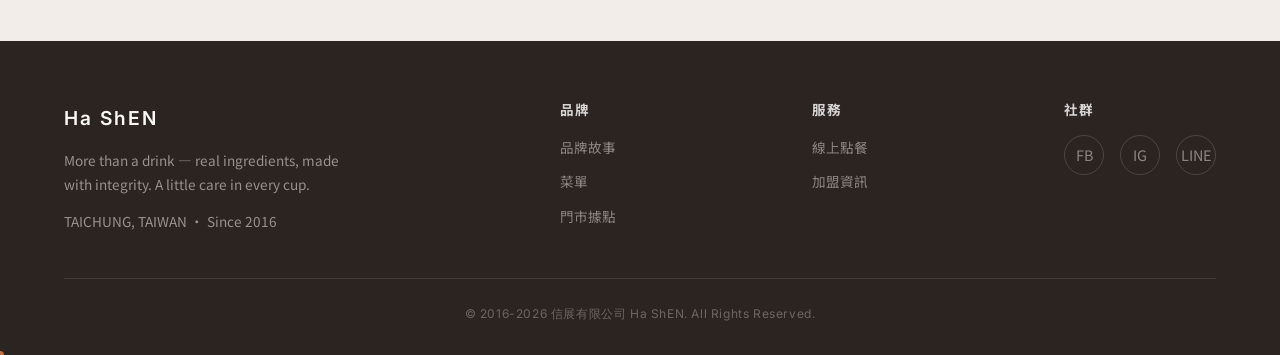
<file: pages/menu.html>
<!DOCTYPE html>
<html lang="zh-Hant">
<head>
  <meta charset="UTF-8">
  <meta name="viewport" content="width=device-width, initial-scale=1.0">
  <meta name="description" content="喝神手作茶飲 Ha ShEN 完整菜單 — 原味茶、調茶、鮮奶茶、波霸系列，堅持手作好茶。">
  <meta name="keywords" content="喝神,Ha ShEN,菜單,手作茶飲,波霸鮮奶茶,台中飲料">
  <meta property="og:title" content="菜單 — 喝神手作茶飲 Ha ShEN">
  <meta property="og:description" content="嚴選原料、用心調製，從原味茶到招牌鮮奶系列，每一杯都是手作的堅持。">
  <meta property="og:type" content="website">
  <title>菜單 — 喝神手作茶飲 Ha ShEN</title>

  <!-- Google Fonts -->
  <link rel="preconnect" href="https://fonts.googleapis.com">
  <link rel="preconnect" href="https://fonts.gstatic.com" crossorigin>
  <link href="https://fonts.googleapis.com/css2?family=Inter:wght@300;400;500;600;700&family=Noto+Sans+TC:wght@300;400;500;700&family=Noto+Serif+TC:wght@400;600;700&family=Ma+Shan+Zheng&family=Liu+Jian+Mao+Cao&display=swap" rel="stylesheet">
  <link href="https://fonts.googleapis.com/css2?family=Ma+Shan+Zheng&display=swap" rel="stylesheet">
  <link href="https://fonts.googleapis.com/css2?family=Liu+Jian+Mao+Cao&display=swap" rel="stylesheet">

  <!-- Styles -->
  <link rel="stylesheet" href="../css/style.css">
  <link rel="stylesheet" href="../css/pages.css">

  <style>
    /* ===== Menu Page Hero ===== */
    .menu-hero {
      position: relative;
      height: 40vh;
      min-height: 320px;
      display: flex;
      align-items: center;
      justify-content: center;
      background: var(--color-bg-dark);
      overflow: hidden;
    }

    .menu-hero-bg {
      position: absolute;
      top: 0; left: 0; width: 100%; height: 100%;
      background: linear-gradient(135deg, #2C2420 0%, #3d2e24 40%, #4a3728 60%, #2C2420 100%);
    }

    .menu-hero-overlay {
      position: absolute;
      top: 0; left: 0; width: 100%; height: 100%;
      background: linear-gradient(180deg, rgba(44,36,32,0.2) 0%, rgba(44,36,32,0.5) 100%);
    }

    .menu-hero-content {
      position: relative;
      z-index: 2;
      text-align: center;
      color: var(--color-text-inverse);
    }

    .menu-hero-content h1 {
      font-family: var(--font-display);
      font-size: clamp(2rem, 5vw, 3rem);
      color: var(--color-text-inverse);
      margin-bottom: 8px;
      letter-spacing: 0.1em;
    }

    .menu-hero-content .menu-hero-en {
      font-family: var(--font-english);
      font-size: clamp(0.85rem, 1.5vw, 1rem);
      font-weight: 300;
      letter-spacing: 0.25em;
      opacity: 0.6;
      text-transform: uppercase;
    }

    /* ===== Category Tabs ===== */
    .menu-tabs-section {
      padding: 40px clamp(24px, 5vw, 80px) 0;
      background: var(--color-bg-primary);
    }

    .menu-tabs {
      display: flex;
      flex-wrap: wrap;
      justify-content: center;
      gap: 10px;
      max-width: 1200px;
      margin: 0 auto;
    }

    .menu-tab-btn {
      font-family: var(--font-heading);
      font-size: 0.85rem;
      font-weight: 500;
      padding: 10px 22px;
      border: 1.5px solid var(--color-bg-secondary);
      border-radius: var(--radius-full);
      background: var(--color-bg-card);
      color: var(--color-text-secondary);
      cursor: pointer;
      transition: all var(--duration-fast) var(--ease-smooth);
      white-space: nowrap;
    }

    .menu-tab-btn:hover {
      border-color: var(--color-brand-light);
      color: var(--color-brand);
    }

    .menu-tab-btn.active {
      background: var(--color-brand);
      color: #fff;
      border-color: var(--color-brand);
    }

    /* ===== Menu Grid ===== */
    .menu-content-section {
      padding: 40px clamp(24px, 5vw, 80px) clamp(60px, 10vw, 100px);
      background: var(--color-bg-primary);
    }

    .menu-panel {
      display: none;
      max-width: 1200px;
      margin: 0 auto;
    }

    .menu-panel.active {
      display: block;
    }

    .menu-panel-header {
      text-align: center;
      margin-bottom: 32px;
    }

    .menu-panel-header h2 {
      font-family: var(--font-display);
      font-size: clamp(1.3rem, 3vw, 1.8rem);
      margin-bottom: 4px;
    }

    .menu-panel-header .menu-panel-en {
      font-family: var(--font-english);
      font-size: 0.8rem;
      color: var(--color-text-tertiary);
      letter-spacing: 0.15em;
      text-transform: uppercase;
    }

    .menu-grid {
      display: grid;
      grid-template-columns: repeat(4, 1fr);
      gap: 24px;
    }

    .menu-card {
      background: var(--color-bg-card);
      border-radius: var(--radius-md);
      overflow: hidden;
      transition: all 0.4s var(--ease-smooth);
    }

    .menu-card:hover {
      transform: translateY(-6px);
      box-shadow: 0 20px 40px rgba(44, 36, 32, 0.1);
    }

    .menu-card-image {
      height: 200px;
      display: flex;
      align-items: center;
      justify-content: center;
      color: var(--color-text-tertiary);
      font-size: 0.8rem;
      background: linear-gradient(180deg, #f5f2ee 0%, #ebe6df 100%);
      padding: 16px;
      overflow: hidden;
    }

    .menu-card-image img {
      max-width: 100%;
      max-height: 100%;
      width: auto;
      height: auto;
      object-fit: contain;
      filter: drop-shadow(0 4px 12px rgba(44, 36, 32, 0.12));
      transition: transform 0.5s cubic-bezier(0.25, 0.46, 0.45, 0.94);
    }

    .menu-card:hover .menu-card-image img {
      transform: scale(1.06);
    }

    .menu-card-info {
      padding: 18px;
      text-align: center;
    }

    .menu-card-name {
      font-family: var(--font-heading);
      font-size: 1rem;
      font-weight: 700;
      margin-bottom: 4px;
      color: var(--color-text-primary);
    }

    .menu-card-name-en {
      font-family: var(--font-english);
      font-size: 0.75rem;
      color: var(--color-text-tertiary);
      margin-bottom: 8px;
    }

    .menu-card-price {
      font-family: var(--font-english);
      font-size: 0.9rem;
      font-weight: 600;
      color: var(--color-brand);
    }

    /* ===== Menu Info Footer ===== */
    .menu-info-section {
      padding: 48px clamp(24px, 5vw, 80px) 60px;
      background: var(--color-bg-secondary);
    }

    .menu-info-grid {
      display: grid;
      grid-template-columns: repeat(auto-fit, minmax(220px, 1fr));
      gap: 24px;
      max-width: 1000px;
      margin: 0 auto 32px;
    }

    .menu-info-card {
      background: var(--color-bg-card);
      border-radius: var(--radius-md);
      padding: 24px;
      text-align: center;
    }

    .menu-info-card h4 {
      font-family: var(--font-heading);
      font-size: 0.9rem;
      font-weight: 700;
      margin-bottom: 10px;
      color: var(--color-text-primary);
    }

    .menu-info-card p {
      font-size: 0.85rem;
      color: var(--color-text-secondary);
      line-height: 1.8;
    }

    .menu-note {
      text-align: center;
      max-width: 600px;
      margin: 0 auto;
      font-size: 0.85rem;
      color: var(--color-text-secondary);
      line-height: 1.8;
    }

    .menu-note strong {
      color: var(--color-brand);
    }

    /* ===== Responsive ===== */
    @media (max-width: 1024px) {
      .menu-grid {
        grid-template-columns: repeat(3, 1fr);
      }
    }

    @media (max-width: 768px) {
      .menu-grid {
        grid-template-columns: repeat(2, 1fr);
        gap: 16px;
      }

      .menu-tabs {
        gap: 8px;
      }

      .menu-tab-btn {
        font-size: 0.8rem;
        padding: 8px 16px;
      }

      .menu-card-image {
        height: 150px;
        padding: 12px;
      }
    }

    @media (max-width: 480px) {
      .menu-grid {
        grid-template-columns: repeat(2, 1fr);
        gap: 12px;
      }

      .menu-card-info {
        padding: 14px 12px;
      }

      .menu-card-name {
        font-size: 0.9rem;
      }
    }
  </style>
  <link href="https://fonts.googleapis.com/css2?family=Ma+Shan+Zheng&display=swap" rel="stylesheet">
  <link href="https://fonts.googleapis.com/css2?family=Liu+Jian+Mao+Cao&display=swap" rel="stylesheet">
  </head>
<body>

  <!-- ========== NAVIGATION ========== -->
  <nav class="navbar scrolled">
    <a href="../index.html" class="nav-logo">
      <span class="nav-logo-calligraphy">喝神</span>
      <span class="nav-logo-text">Ha ShEN</span>
    </a>

    <div class="nav-links">
      <a href="../index.html#philosophy" class="nav-link">品牌理念</a>
      <a href="about.html" class="nav-link">品牌故事</a>
      <a href="menu.html" class="nav-link active">菜單</a>
      <a href="stores.html" class="nav-link">門市據點</a>
      <a href="franchise.html" class="nav-link">加盟資訊</a>
      <a href="order.html" class="nav-order-btn">立即點餐</a>
    </div>

    <button class="nav-toggle" aria-label="選單">
      <span></span>
      <span></span>
      <span></span>
    </button>
  </nav>

  <!-- ========== HERO ========== -->
  <section class="menu-hero">
    <div class="menu-hero-bg"></div>
    <div class="menu-hero-overlay"></div>
    <div class="menu-hero-content reveal">
      <h1>菜單</h1>
      <p class="menu-hero-en">Menu</p>
    </div>
  </section>

  <!-- ========== CATEGORY TABS ========== -->
  <div class="menu-tabs-section reveal">
    <div class="menu-tabs">
      <button class="menu-tab-btn active" data-tab="original">原味茶</button>
      <button class="menu-tab-btn" data-tab="blended">調茶</button>
      <button class="menu-tab-btn" data-tab="vinegar">果醋濃濃</button>
      <button class="menu-tab-btn" data-tab="lemon">雷萌森森</button>
      <button class="menu-tab-btn" data-tab="creamy">香濃奶精</button>
      <button class="menu-tab-btn" data-tab="fresh-milk">招牌主恩鮮乳</button>
      <button class="menu-tab-btn" data-tab="hidden">隱藏版</button>
      <button class="menu-tab-btn" data-tab="boba">Q彈鮮奶茶</button>
    </div>
  </div>

  <!-- ========== MENU PANELS ========== -->
  <div class="menu-content-section">

    <!-- 原味茶 Original Tea -->
    <div class="menu-panel active" id="panel-original">
      <div class="menu-panel-header reveal">
        <h2>原味茶</h2>
        <p class="menu-panel-en">Original Tea</p>
      </div>
      <div class="menu-grid stagger-children">
        <div class="menu-card reveal">
          <div class="menu-card-image"><img src="../assets/images/古早味紅茶.png" alt="古早味紅茶"></div>
          <div class="menu-card-info">
            <div class="menu-card-name">古早味紅茶</div>
            <div class="menu-card-name-en">Classic Black Tea</div>
            <div class="menu-card-price">L $30 / XL $35</div>
          </div>
        </div>
        <div class="menu-card reveal">
          <div class="menu-card-image"><img src="../assets/images/蜜香紅茶.png" alt="蜜香紅茶"></div>
          <div class="menu-card-info">
            <div class="menu-card-name">蜜香紅茶</div>
            <div class="menu-card-name-en">Honey Black Tea</div>
            <div class="menu-card-price">L $30 / XL $35</div>
          </div>
        </div>
        <div class="menu-card reveal">
          <div class="menu-card-image" style="background:linear-gradient(135deg,#f5e6c0,#c49a4a);">冬瓜茶</div>
          <div class="menu-card-info">
            <div class="menu-card-name">冬瓜茶</div>
            <div class="menu-card-name-en">Winter Melon Tea</div>
            <div class="menu-card-price">L $30 / XL $35</div>
          </div>
        </div>
        <div class="menu-card reveal">
          <div class="menu-card-image"><img src="../assets/images/四季春青茶.png" alt="四季春青茶"></div>
          <div class="menu-card-info">
            <div class="menu-card-name">四季春青茶</div>
            <div class="menu-card-name-en">Four Seasons Oolong</div>
            <div class="menu-card-price">L $30 / XL $35</div>
          </div>
        </div>
        <div class="menu-card reveal">
          <div class="menu-card-image"><img src="../assets/images/花香玉綠.png" alt="花香玉綠"></div>
          <div class="menu-card-info">
            <div class="menu-card-name">花香玉綠</div>
            <div class="menu-card-name-en">Jasmine Green Tea</div>
            <div class="menu-card-price">L $30 / XL $35</div>
          </div>
        </div>
        <div class="menu-card reveal">
          <div class="menu-card-image" style="background:linear-gradient(135deg,#3d3028,#6b5040);">仙草甘茶</div>
          <div class="menu-card-info">
            <div class="menu-card-name">仙草甘茶</div>
            <div class="menu-card-name-en">Herbal Jelly Tea</div>
            <div class="menu-card-price">L $30 / XL $35</div>
          </div>
        </div>
      </div>
    </div>

    <!-- 調茶 Blended Tea -->
    <div class="menu-panel" id="panel-blended">
      <div class="menu-panel-header reveal">
        <h2>調茶</h2>
        <p class="menu-panel-en">Blended Tea</p>
      </div>
      <div class="menu-grid stagger-children">
        <div class="menu-card reveal">
          <div class="menu-card-image" style="background:linear-gradient(135deg,#d5c8b0,#a08060);">文山青紅茶</div>
          <div class="menu-card-info">
            <div class="menu-card-name">文山青紅茶</div>
            <div class="menu-card-name-en">Wenshan Oolong Black Tea</div>
            <div class="menu-card-price">L $30 / XL $35</div>
          </div>
        </div>
        <div class="menu-card reveal">
          <div class="menu-card-image" style="background:linear-gradient(135deg,#f5edd8,#d4b88a);">紅茶豆漿</div>
          <div class="menu-card-info">
            <div class="menu-card-name">紅茶豆漿</div>
            <div class="menu-card-name-en">Black Tea Soy Milk</div>
            <div class="menu-card-price">L $45 / XL $50</div>
          </div>
        </div>
        <div class="menu-card reveal">
          <div class="menu-card-image" style="background:linear-gradient(135deg,#f5e8c0,#d4b06a);">冬瓜豆漿</div>
          <div class="menu-card-info">
            <div class="menu-card-name">冬瓜豆漿</div>
            <div class="menu-card-name-en">Winter Melon Soy Milk</div>
            <div class="menu-card-price">L $45 / XL $50</div>
          </div>
        </div>
        <div class="menu-card reveal">
          <div class="menu-card-image" style="background:linear-gradient(135deg,#e8c9a0,#b08050);">冬瓜紅茶</div>
          <div class="menu-card-info">
            <div class="menu-card-name">冬瓜紅茶</div>
            <div class="menu-card-name-en">Winter Melon Black Tea</div>
            <div class="menu-card-price">L $30 / XL $35</div>
          </div>
        </div>
        <div class="menu-card reveal">
          <div class="menu-card-image" style="background:linear-gradient(135deg,#d0e0c0,#90a870);">冬瓜青茶</div>
          <div class="menu-card-info">
            <div class="menu-card-name">冬瓜青茶</div>
            <div class="menu-card-name-en">Winter Melon Oolong</div>
            <div class="menu-card-price">L $30 / XL $35</div>
          </div>
        </div>
        <div class="menu-card reveal">
          <div class="menu-card-image" style="background:linear-gradient(135deg,#f5e4c0,#e2c060);">冬瓜多多</div>
          <div class="menu-card-info">
            <div class="menu-card-name">冬瓜多多</div>
            <div class="menu-card-name-en">Winter Melon Yakult</div>
            <div class="menu-card-price">L $50 / XL $55</div>
          </div>
        </div>
        <div class="menu-card reveal">
          <div class="menu-card-image" style="background:linear-gradient(135deg,#c8e0b8,#88b868);">青茶多多</div>
          <div class="menu-card-info">
            <div class="menu-card-name">青茶多多</div>
            <div class="menu-card-name-en">Oolong Yakult</div>
            <div class="menu-card-price">L $50 / XL $55</div>
          </div>
        </div>
        <div class="menu-card reveal">
          <div class="menu-card-image" style="background:linear-gradient(135deg,#c0e8b0,#78b060);">綠茶多多</div>
          <div class="menu-card-info">
            <div class="menu-card-name">綠茶多多</div>
            <div class="menu-card-name-en">Green Tea Yakult</div>
            <div class="menu-card-price">L $50 / XL $55</div>
          </div>
        </div>
        <div class="menu-card reveal">
          <div class="menu-card-image" style="background:linear-gradient(135deg,#4a3828,#7a5840);">仙草甘紅茶</div>
          <div class="menu-card-info">
            <div class="menu-card-name">仙草甘紅茶</div>
            <div class="menu-card-name-en">Herbal Jelly Black Tea</div>
            <div class="menu-card-price">L $30 / XL $35</div>
          </div>
        </div>
        <div class="menu-card reveal">
          <div class="menu-card-image" style="background:linear-gradient(135deg,#5a4830,#8a6848);">仙草甘冬瓜</div>
          <div class="menu-card-info">
            <div class="menu-card-name">仙草甘冬瓜</div>
            <div class="menu-card-name-en">Herbal Jelly Winter Melon</div>
            <div class="menu-card-price">L $30 / XL $35</div>
          </div>
        </div>
      </div>
    </div>

    <!-- 果醋濃濃 Fruit Vinegar -->
    <div class="menu-panel" id="panel-vinegar">
      <div class="menu-panel-header reveal">
        <h2>果醋濃濃</h2>
        <p class="menu-panel-en">Fruit Vinegar</p>
      </div>
      <div class="menu-grid stagger-children">
        <div class="menu-card reveal">
          <div class="menu-card-image" style="background:linear-gradient(135deg,#f5d0b0,#d4704a);">蘋果醋飲</div>
          <div class="menu-card-info">
            <div class="menu-card-name">蘋果醋飲</div>
            <div class="menu-card-name-en">Apple Vinegar Drink</div>
            <div class="menu-card-price">$45</div>
          </div>
        </div>
        <div class="menu-card reveal">
          <div class="menu-card-image" style="background:linear-gradient(135deg,#e8a0a0,#c04060);">蔓越莓醋飲</div>
          <div class="menu-card-info">
            <div class="menu-card-name">蔓越莓醋飲</div>
            <div class="menu-card-name-en">Cranberry Vinegar Drink</div>
            <div class="menu-card-price">$45</div>
          </div>
        </div>
      </div>
    </div>

    <!-- 雷萌森森 Lemon Series -->
    <div class="menu-panel" id="panel-lemon">
      <div class="menu-panel-header reveal">
        <h2>雷萌森森</h2>
        <p class="menu-panel-en">Lemon Series</p>
      </div>
      <div class="menu-grid stagger-children">
        <div class="menu-card reveal">
          <div class="menu-card-image" style="background:linear-gradient(135deg,#f8e8a0,#d4a030);">檸檬紅茶</div>
          <div class="menu-card-info">
            <div class="menu-card-name">檸檬紅茶</div>
            <div class="menu-card-name-en">Lemon Black Tea</div>
            <div class="menu-card-price">L $45 / XL $50</div>
          </div>
        </div>
        <div class="menu-card reveal">
          <div class="menu-card-image" style="background:linear-gradient(135deg,#f8e0a0,#c4a040);">冬瓜檸檬</div>
          <div class="menu-card-info">
            <div class="menu-card-name">冬瓜檸檬</div>
            <div class="menu-card-name-en">Winter Melon Lemon</div>
            <div class="menu-card-price">L $45 / XL $50</div>
          </div>
        </div>
        <div class="menu-card reveal">
          <div class="menu-card-image" style="background:linear-gradient(135deg,#d8e8a0,#a0b840);">檸檬青茶</div>
          <div class="menu-card-info">
            <div class="menu-card-name">檸檬青茶</div>
            <div class="menu-card-name-en">Lemon Oolong Tea</div>
            <div class="menu-card-price">L $45 / XL $50</div>
          </div>
        </div>
        <div class="menu-card reveal">
          <div class="menu-card-image" style="background:linear-gradient(135deg,#c8e8a0,#88b840);">檸檬綠茶</div>
          <div class="menu-card-info">
            <div class="menu-card-name">檸檬綠茶</div>
            <div class="menu-card-name-en">Lemon Green Tea</div>
            <div class="menu-card-price">L $45 / XL $50</div>
          </div>
        </div>
      </div>
    </div>

    <!-- 香濃奶精 Creamy Milk Tea -->
    <div class="menu-panel" id="panel-creamy">
      <div class="menu-panel-header reveal">
        <h2>香濃奶精</h2>
        <p class="menu-panel-en">Creamy Milk Tea</p>
      </div>
      <div class="menu-grid stagger-children">
        <div class="menu-card reveal">
          <div class="menu-card-image" style="background:linear-gradient(135deg,#f5e6d3,#d4a574);">香濃奶茶</div>
          <div class="menu-card-info">
            <div class="menu-card-name">香濃奶茶</div>
            <div class="menu-card-name-en">Creamy Milk Tea</div>
            <div class="menu-card-price">L $50 / XL $55</div>
          </div>
        </div>
        <div class="menu-card reveal">
          <div class="menu-card-image" style="background:linear-gradient(135deg,#e8d5c0,#c49a6c);">波霸香濃奶茶</div>
          <div class="menu-card-info">
            <div class="menu-card-name">波霸香濃奶茶</div>
            <div class="menu-card-name-en">Boba Creamy Milk Tea</div>
            <div class="menu-card-price">L $50 / XL $55</div>
          </div>
        </div>
        <div class="menu-card reveal">
          <div class="menu-card-image" style="background:linear-gradient(135deg,#f0dcc0,#c4906c);">椰果香濃奶茶</div>
          <div class="menu-card-info">
            <div class="menu-card-name">椰果香濃奶茶</div>
            <div class="menu-card-name-en">Coconut Jelly Creamy Milk Tea</div>
            <div class="menu-card-price">L $50 / XL $55</div>
          </div>
        </div>
      </div>
    </div>

    <!-- 招牌主恩鮮乳 Fresh Milk Series -->
    <div class="menu-panel" id="panel-fresh-milk">
      <div class="menu-panel-header reveal">
        <h2>招牌主恩鮮乳</h2>
        <p class="menu-panel-en">Fresh Milk Series</p>
      </div>
      <div class="menu-grid stagger-children">
        <div class="menu-card reveal">
          <div class="menu-card-image" style="background:linear-gradient(135deg,#f5e6d3,#c4783c);">紅茶拿鐵</div>
          <div class="menu-card-info">
            <div class="menu-card-name">紅茶拿鐵</div>
            <div class="menu-card-name-en">Black Tea Latte</div>
            <div class="menu-card-price">L $55 / XL $60</div>
          </div>
        </div>
        <div class="menu-card reveal">
          <div class="menu-card-image" style="background:linear-gradient(135deg,#f5eacc,#d4a86a);">冬瓜鮮奶</div>
          <div class="menu-card-info">
            <div class="menu-card-name">冬瓜鮮奶</div>
            <div class="menu-card-name-en">Winter Melon Fresh Milk</div>
            <div class="menu-card-price">L $55 / XL $60</div>
          </div>
        </div>
        <div class="menu-card reveal">
          <div class="menu-card-image"><img src="../assets/images/青茶拿鐵.png" alt="青茶拿鐵"></div>
          <div class="menu-card-info">
            <div class="menu-card-name">青茶拿鐵</div>
            <div class="menu-card-name-en">Oolong Tea Latte</div>
            <div class="menu-card-price">L $55 / XL $60</div>
          </div>
        </div>
        <div class="menu-card reveal">
          <div class="menu-card-image" style="background:linear-gradient(135deg,#c8e8c0,#78b060);">綠茶拿鐵</div>
          <div class="menu-card-info">
            <div class="menu-card-name">綠茶拿鐵</div>
            <div class="menu-card-name-en">Green Tea Latte</div>
            <div class="menu-card-price">L $55 / XL $60</div>
          </div>
        </div>
        <div class="menu-card reveal">
          <div class="menu-card-image" style="background:linear-gradient(135deg,#4a3828,#7a5840);">仙草甘拿鐵</div>
          <div class="menu-card-info">
            <div class="menu-card-name">仙草甘拿鐵</div>
            <div class="menu-card-name-en">Herbal Jelly Latte</div>
            <div class="menu-card-price">L $55 / XL $60</div>
          </div>
        </div>
        <div class="menu-card reveal">
          <div class="menu-card-image" style="background:linear-gradient(135deg,#e8c8a0,#a06830);">焦糖拿鐵</div>
          <div class="menu-card-info">
            <div class="menu-card-name">焦糖拿鐵</div>
            <div class="menu-card-name-en">Caramel Latte</div>
            <div class="menu-card-price">L $60 / XL $65</div>
          </div>
        </div>
        <div class="menu-card reveal">
          <div class="menu-card-image" style="background:linear-gradient(135deg,#d8c0a0,#906030);">榛果拿鐵</div>
          <div class="menu-card-info">
            <div class="menu-card-name">榛果拿鐵</div>
            <div class="menu-card-name-en">Hazelnut Latte</div>
            <div class="menu-card-price">L $60 / XL $65</div>
          </div>
        </div>
      </div>
    </div>

    <!-- 隱藏版 Hidden Menu -->
    <div class="menu-panel" id="panel-hidden">
      <div class="menu-panel-header reveal">
        <h2>隱藏版</h2>
        <p class="menu-panel-en">Hidden Menu</p>
      </div>
      <div class="menu-grid stagger-children">
        <div class="menu-card reveal">
          <div class="menu-card-image" style="background:linear-gradient(135deg,#f5dcc0,#c4783c);">可樂奶</div>
          <div class="menu-card-info">
            <div class="menu-card-name">可樂奶</div>
            <div class="menu-card-name-en">Cola Milk (Fixed Sugar)</div>
            <div class="menu-card-price">L $50 / XL $55</div>
          </div>
        </div>
      </div>
    </div>

    <!-- Q彈鮮奶茶 Boba Fresh Milk -->
    <div class="menu-panel" id="panel-boba">
      <div class="menu-panel-header reveal">
        <h2>Q彈鮮奶茶</h2>
        <p class="menu-panel-en">Boba Fresh Milk</p>
      </div>
      <div class="menu-grid stagger-children">
        <div class="menu-card reveal">
          <div class="menu-card-image" style="background:linear-gradient(135deg,#f5e6d3,#d4a574);">波霸鮮奶茶</div>
          <div class="menu-card-info">
            <div class="menu-card-name">波霸鮮奶茶</div>
            <div class="menu-card-name-en">Boba Fresh Milk Tea</div>
            <div class="menu-card-price">L $55 / XL $60</div>
          </div>
        </div>
        <div class="menu-card reveal">
          <div class="menu-card-image" style="background:linear-gradient(135deg,#f5eacc,#d4a86a);">波霸冬瓜鮮奶</div>
          <div class="menu-card-info">
            <div class="menu-card-name">波霸冬瓜鮮奶</div>
            <div class="menu-card-name-en">Boba Winter Melon Milk</div>
            <div class="menu-card-price">L $55 / XL $60</div>
          </div>
        </div>
        <div class="menu-card reveal">
          <div class="menu-card-image" style="background:linear-gradient(135deg,#d8ead0,#90b880);">波霸青茶拿鐵</div>
          <div class="menu-card-info">
            <div class="menu-card-name">波霸青茶拿鐵</div>
            <div class="menu-card-name-en">Boba Oolong Latte</div>
            <div class="menu-card-price">L $55 / XL $60</div>
          </div>
        </div>
        <div class="menu-card reveal">
          <div class="menu-card-image" style="background:linear-gradient(135deg,#c8e8c0,#78b060);">波霸綠茶拿鐵</div>
          <div class="menu-card-info">
            <div class="menu-card-name">波霸綠茶拿鐵</div>
            <div class="menu-card-name-en">Boba Green Tea Latte</div>
            <div class="menu-card-price">L $55 / XL $60</div>
          </div>
        </div>
        <div class="menu-card reveal">
          <div class="menu-card-image" style="background:linear-gradient(135deg,#4a3828,#7a5840);">波霸仙草甘拿鐵</div>
          <div class="menu-card-info">
            <div class="menu-card-name">波霸仙草甘拿鐵</div>
            <div class="menu-card-name-en">Boba Herbal Jelly Latte</div>
            <div class="menu-card-price">L $55 / XL $60</div>
          </div>
        </div>
        <div class="menu-card reveal">
          <div class="menu-card-image" style="background:linear-gradient(135deg,#e8c8a0,#a06830);">波霸焦糖拿鐵</div>
          <div class="menu-card-info">
            <div class="menu-card-name">波霸焦糖拿鐵</div>
            <div class="menu-card-name-en">Boba Caramel Latte</div>
            <div class="menu-card-price">L $60 / XL $65</div>
          </div>
        </div>
        <div class="menu-card reveal">
          <div class="menu-card-image" style="background:linear-gradient(135deg,#d8c0a0,#906030);">波霸榛果拿鐵</div>
          <div class="menu-card-info">
            <div class="menu-card-name">波霸榛果拿鐵</div>
            <div class="menu-card-name-en">Boba Hazelnut Latte</div>
            <div class="menu-card-price">L $60 / XL $65</div>
          </div>
        </div>
        <div class="menu-card reveal">
          <div class="menu-card-image" style="background:linear-gradient(135deg,#f0e0cc,#c49a6c);">椰果鮮奶茶</div>
          <div class="menu-card-info">
            <div class="menu-card-name">椰果鮮奶茶</div>
            <div class="menu-card-name-en">Coconut Jelly Milk Tea</div>
            <div class="menu-card-price">L $55 / XL $60</div>
          </div>
        </div>
        <div class="menu-card reveal">
          <div class="menu-card-image" style="background:linear-gradient(135deg,#f0e4c0,#c4a06a);">椰果冬瓜鮮奶</div>
          <div class="menu-card-info">
            <div class="menu-card-name">椰果冬瓜鮮奶</div>
            <div class="menu-card-name-en">Coconut Jelly Winter Melon Milk</div>
            <div class="menu-card-price">L $55 / XL $60</div>
          </div>
        </div>
        <div class="menu-card reveal">
          <div class="menu-card-image" style="background:linear-gradient(135deg,#d0e4c8,#88b078);">椰果青茶拿鐵</div>
          <div class="menu-card-info">
            <div class="menu-card-name">椰果青茶拿鐵</div>
            <div class="menu-card-name-en">Coconut Jelly Oolong Latte</div>
            <div class="menu-card-price">L $55 / XL $60</div>
          </div>
        </div>
        <div class="menu-card reveal">
          <div class="menu-card-image" style="background:linear-gradient(135deg,#c0e0b8,#70a858);">椰果綠茶拿鐵</div>
          <div class="menu-card-info">
            <div class="menu-card-name">椰果綠茶拿鐵</div>
            <div class="menu-card-name-en">Coconut Jelly Green Tea Latte</div>
            <div class="menu-card-price">L $55 / XL $60</div>
          </div>
        </div>
        <div class="menu-card reveal">
          <div class="menu-card-image" style="background:linear-gradient(135deg,#483828,#704838);">椰果仙草甘拿鐵</div>
          <div class="menu-card-info">
            <div class="menu-card-name">椰果仙草甘拿鐵</div>
            <div class="menu-card-name-en">Coconut Jelly Herbal Latte</div>
            <div class="menu-card-price">L $55 / XL $60</div>
          </div>
        </div>
        <div class="menu-card reveal">
          <div class="menu-card-image" style="background:linear-gradient(135deg,#e0c098,#986028);">椰果焦糖拿鐵</div>
          <div class="menu-card-info">
            <div class="menu-card-name">椰果焦糖拿鐵</div>
            <div class="menu-card-name-en">Coconut Jelly Caramel Latte</div>
            <div class="menu-card-price">L $60 / XL $65</div>
          </div>
        </div>
        <div class="menu-card reveal">
          <div class="menu-card-image" style="background:linear-gradient(135deg,#d0b898,#885828);">椰果榛果拿鐵</div>
          <div class="menu-card-info">
            <div class="menu-card-name">椰果榛果拿鐵</div>
            <div class="menu-card-name-en">Coconut Jelly Hazelnut Latte</div>
            <div class="menu-card-price">L $60 / XL $65</div>
          </div>
        </div>
      </div>
    </div>

  </div>

  <!-- ========== MENU INFO ========== -->
  <section class="menu-info-section">
    <div class="menu-info-grid stagger-children">
      <div class="menu-info-card reveal">
        <h4>杯量</h4>
        <p>L 660cc<br>XL 850cc</p>
      </div>
      <div class="menu-info-card reveal">
        <h4>甜度選擇</h4>
        <p>無糖 / 微糖 / 半糖<br>少糖 / 全糖</p>
      </div>
      <div class="menu-info-card reveal">
        <h4>冰量選擇</h4>
        <p>去冰 / 微冰 / 少冰<br>正常 / 多冰</p>
      </div>
      <div class="menu-info-card reveal">
        <h4>加料</h4>
        <p>全品項可加料 +$5<br>波霸 / 椰果 / 雙料</p>
      </div>
    </div>
    <div class="menu-note reveal">
      <strong>堅持使用二砂自製炒糖熬煮</strong>，每一杯都是手作的溫度。
    </div>
  </section>

  <!-- ========== FOOTER ========== -->
  <footer class="footer">
    <div class="footer-content">
      <div class="footer-brand">
        <div class="footer-brand-name font-english">Ha ShEN</div>
        <p class="footer-brand-desc">
          More than a drink — real ingredients, made with integrity. A little care in every cup.
        </p>
        <p class="footer-brand-desc" style="margin-top:12px;">
          TAICHUNG, TAIWAN · Since 2016
        </p>
      </div>

      <div class="footer-links-group">
        <h5>品牌</h5>
        <a href="about.html">品牌故事</a>
        <a href="menu.html">菜單</a>
        <a href="stores.html">門市據點</a>
      </div>

      <div class="footer-links-group">
        <h5>服務</h5>
        <a href="order.html">線上點餐</a>
        <a href="franchise.html">加盟資訊</a>
      </div>

      <div class="footer-links-group">
        <h5>社群</h5>
        <div class="footer-social">
          <a href="https://www.facebook.com/people/%E5%96%9D%E7%A5%9E%E6%89%8B%E4%BD%9C%E8%8C%B6%E9%A3%B2_%E7%B8%BD%E9%83%A8/61552195955684/" target="_blank" rel="noopener" aria-label="Facebook">FB</a>
          <a href="#" aria-label="Instagram">IG</a>
          <a href="#" aria-label="LINE">LINE</a>
        </div>
      </div>
    </div>

    <div class="footer-bottom">
      <p class="footer-copyright">&copy; 2016-2026 信展有限公司 Ha ShEN. All Rights Reserved.</p>
    </div>
  </footer>

  <!-- Back to Top -->
  <button class="back-to-top" aria-label="回到頂部">&uarr;</button>

  <!-- Scripts -->
  <script src="../js/main.js"></script>

  <!-- Tab Switching Logic -->
  <script>
    (function () {
      const tabButtons = document.querySelectorAll('.menu-tab-btn');
      const panels = document.querySelectorAll('.menu-panel');

      tabButtons.forEach(function (btn) {
        btn.addEventListener('click', function () {
          // Remove active from all buttons
          tabButtons.forEach(function (b) { b.classList.remove('active'); });
          // Remove active from all panels
          panels.forEach(function (p) { p.classList.remove('active'); });

          // Set active on clicked button
          btn.classList.add('active');

          // Show corresponding panel
          var tabId = btn.getAttribute('data-tab');
          var targetPanel = document.getElementById('panel-' + tabId);
          if (targetPanel) {
            targetPanel.classList.add('active');
          }

          // Re-trigger reveal animations for newly visible cards
          var revealEls = targetPanel.querySelectorAll('.reveal');
          revealEls.forEach(function (el) {
            el.classList.remove('animate-in');
          });
          setTimeout(function () {
            revealEls.forEach(function (el, i) {
              setTimeout(function () {
                el.classList.add('animate-in');
              }, i * 60);
            });
          }, 50);

          // Re-trigger stagger animations
          var staggerContainers = targetPanel.querySelectorAll('.stagger-children');
          staggerContainers.forEach(function (container) {
            container.classList.remove('animate-in');
            setTimeout(function () {
              container.classList.add('animate-in');
            }, 100);
          });
        });
      });

      // Trigger initial animations for the first active panel
      setTimeout(function () {
        var activePanel = document.querySelector('.menu-panel.active');
        if (activePanel) {
          activePanel.querySelectorAll('.reveal').forEach(function (el, i) {
            setTimeout(function () {
              el.classList.add('animate-in');
            }, 200 + i * 60);
          });
          activePanel.querySelectorAll('.stagger-children').forEach(function (container) {
            setTimeout(function () {
              container.classList.add('animate-in');
            }, 300);
          });
        }

        // Animate hero and tabs
        document.querySelectorAll('.menu-hero .reveal, .menu-tabs-section.reveal').forEach(function (el) {
          el.classList.add('animate-in');
        });

        // Animate info section
        document.querySelectorAll('.menu-info-section .reveal').forEach(function (el, i) {
          setTimeout(function () {
            el.classList.add('animate-in');
          }, i * 100);
        });
        document.querySelectorAll('.menu-info-section .stagger-children').forEach(function (container) {
          setTimeout(function () {
            container.classList.add('animate-in');
          }, 200);
        });
      }, 100);
    })();
  </script>
</body>
</html>
</file>
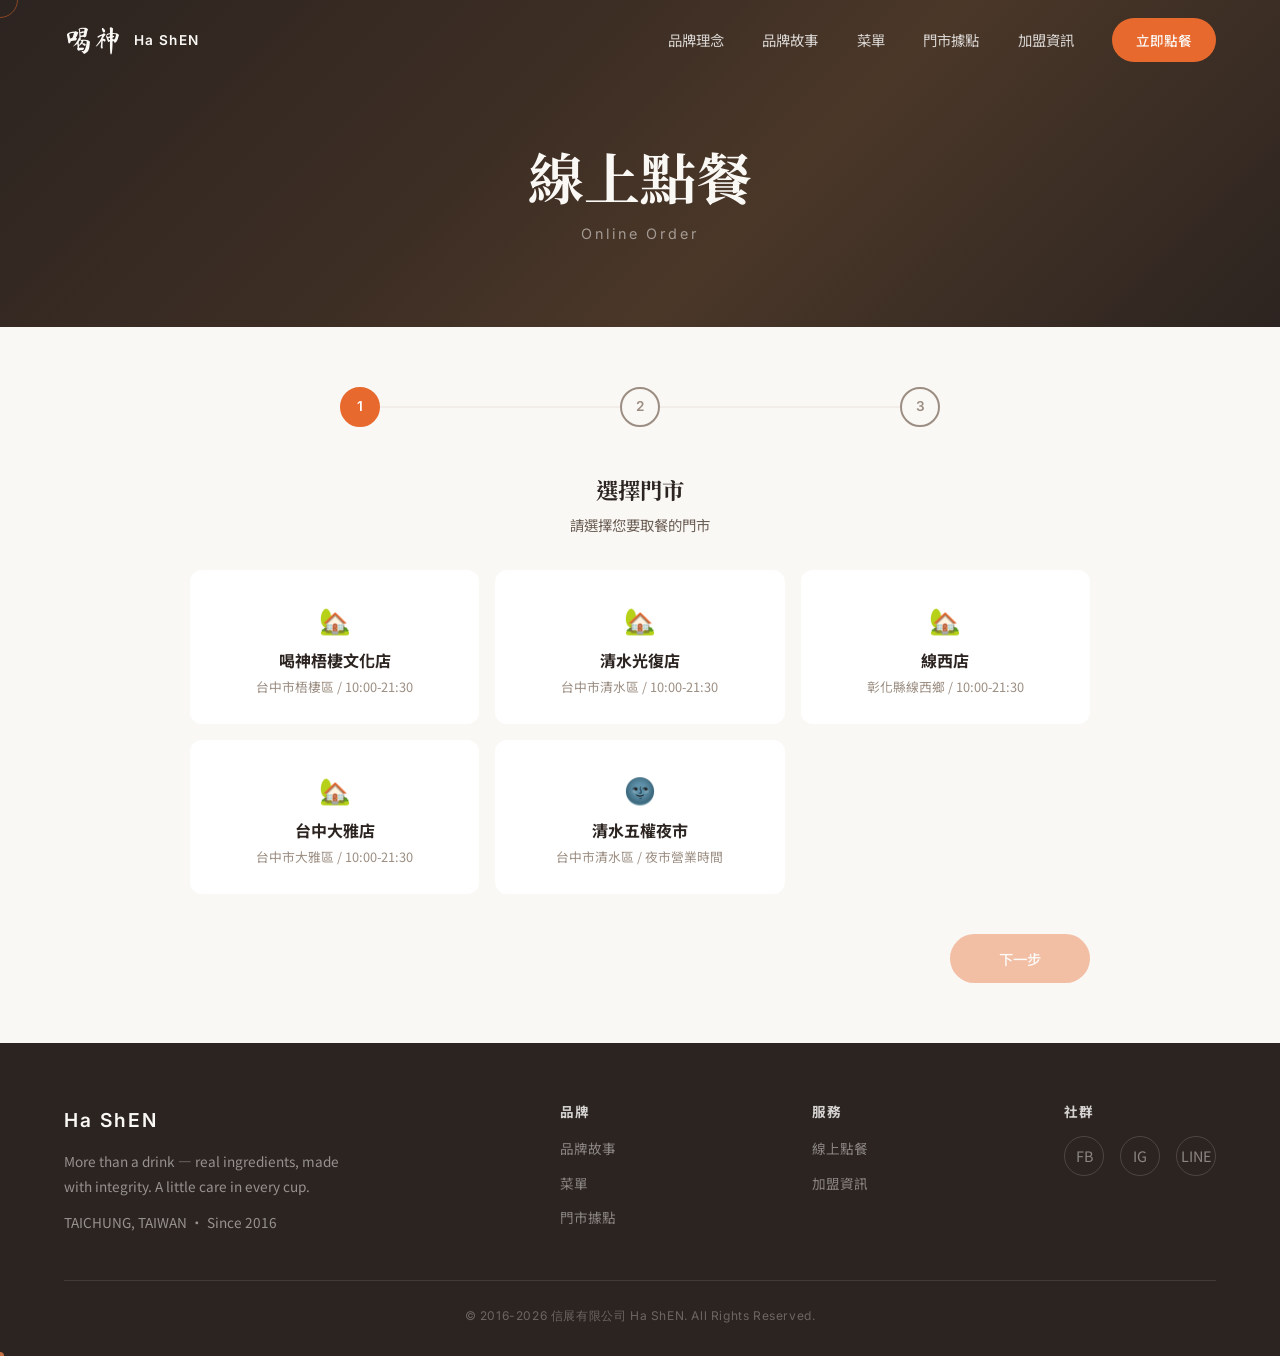
<file: pages/order.html>
<!DOCTYPE html>
<html lang="zh-Hant">
<head>
  <meta charset="UTF-8">
  <meta name="viewport" content="width=device-width, initial-scale=1.0">
  <meta name="description" content="喝神手作茶飲 Ha ShEN — 線上點餐，選擇門市、飲品客製化，輕鬆下單。">
  <title>線上點餐 — 喝神手作茶飲 Ha ShEN</title>

  <!-- Google Fonts -->
  <link rel="preconnect" href="https://fonts.googleapis.com">
  <link rel="preconnect" href="https://fonts.gstatic.com" crossorigin>
  <link href="https://fonts.googleapis.com/css2?family=Inter:wght@300;400;500;600;700&family=Noto+Sans+TC:wght@300;400;500;700&family=Noto+Serif+TC:wght@400;600;700&family=Ma+Shan+Zheng&family=Liu+Jian+Mao+Cao&display=swap" rel="stylesheet">
  <link href="https://fonts.googleapis.com/css2?family=Ma+Shan+Zheng&display=swap" rel="stylesheet">
  <link href="https://fonts.googleapis.com/css2?family=Liu+Jian+Mao+Cao&display=swap" rel="stylesheet">

  <!-- Styles -->
  <link rel="stylesheet" href="../css/style.css">
  <link rel="stylesheet" href="../css/pages.css">

  <style>
    /* ===== Order Page Styles ===== */

    /* Hero */
    .order-hero {
      background: var(--color-bg-dark);
      padding: 140px 24px 80px;
      text-align: center;
      position: relative;
      overflow: hidden;
    }
    .order-hero::before {
      content: '';
      position: absolute;
      top: 0; left: 0; width: 100%; height: 100%;
      background: linear-gradient(135deg, #2C2420 0%, #3d2e24 40%, #4a3728 60%, #2C2420 100%);
      animation: kenBurns 20s ease-in-out infinite alternate;
    }
    .order-hero-content {
      position: relative;
      z-index: 2;
    }
    .order-hero h1 {
      font-family: var(--font-display);
      color: var(--color-text-inverse);
      margin-bottom: 8px;
    }
    .order-hero .hero-subtitle {
      font-family: var(--font-english);
      font-size: 0.9rem;
      letter-spacing: 0.2em;
      color: rgba(255,255,255,0.5);
    }

    /* Steps Indicator */
    .steps-indicator {
      display: flex;
      justify-content: center;
      align-items: center;
      gap: 0;
      max-width: 600px;
      margin: 0 auto 48px;
    }
    .step-dot {
      width: 40px;
      height: 40px;
      border-radius: 50%;
      border: 2px solid var(--color-text-tertiary);
      display: flex;
      align-items: center;
      justify-content: center;
      font-family: var(--font-english);
      font-size: 0.85rem;
      font-weight: 600;
      color: var(--color-text-tertiary);
      background: var(--color-bg-primary);
      transition: all 0.4s var(--ease-smooth);
      flex-shrink: 0;
    }
    .step-dot.active {
      border-color: var(--color-brand);
      background: var(--color-brand);
      color: #fff;
    }
    .step-dot.done {
      border-color: var(--color-brand);
      background: var(--color-brand);
      color: #fff;
    }
    .step-line {
      flex: 1;
      height: 2px;
      background: var(--color-bg-secondary);
      transition: background 0.4s var(--ease-smooth);
    }
    .step-line.active {
      background: var(--color-brand);
    }

    /* Order Section */
    .order-section {
      padding: 60px clamp(24px, 5vw, 80px);
      background: var(--color-bg-primary);
    }
    .order-container {
      max-width: 900px;
      margin: 0 auto;
    }
    .step-panel {
      display: none;
    }
    .step-panel.active {
      display: block;
      animation: fadeUp 0.4s var(--ease-smooth);
    }
    @keyframes fadeUp {
      from { opacity: 0; transform: translateY(20px); }
      to { opacity: 1; transform: translateY(0); }
    }
    .step-title {
      font-family: var(--font-display);
      font-size: 1.4rem;
      margin-bottom: 8px;
      text-align: center;
    }
    .step-desc {
      text-align: center;
      color: var(--color-text-secondary);
      font-size: 0.9rem;
      margin-bottom: 32px;
    }

    /* Step 1: Store Cards */
    .store-select-grid {
      display: grid;
      grid-template-columns: repeat(auto-fit, minmax(240px, 1fr));
      gap: 16px;
    }
    .store-select-card {
      background: var(--color-bg-card);
      border: 2px solid transparent;
      border-radius: var(--radius-md);
      padding: 24px;
      text-align: center;
      cursor: pointer;
      transition: all 0.3s var(--ease-smooth);
      position: relative;
    }
    .store-select-card:hover {
      border-color: var(--color-bg-secondary);
      transform: translateY(-2px);
      box-shadow: 0 8px 24px rgba(44,36,32,0.08);
    }
    .store-select-card.selected {
      border-color: var(--color-brand);
      box-shadow: 0 4px 20px rgba(232,105,45,0.15);
    }
    .store-select-card.selected::after {
      content: '';
      position: absolute;
      top: 12px;
      right: 12px;
      width: 24px;
      height: 24px;
      background: var(--color-brand);
      border-radius: 50%;
      background-image: url("data:image/svg+xml,%3Csvg xmlns='http://www.w3.org/2000/svg' viewBox='0 0 24 24' fill='none' stroke='white' stroke-width='3' stroke-linecap='round' stroke-linejoin='round'%3E%3Cpolyline points='20 6 9 17 4 12'/%3E%3C/svg%3E");
      background-size: 14px;
      background-repeat: no-repeat;
      background-position: center;
    }
    .store-select-card .store-icon {
      font-size: 1.6rem;
      margin-bottom: 8px;
      display: block;
    }
    .store-select-card h4 {
      font-size: 1rem;
      margin-bottom: 4px;
    }
    .store-select-card p {
      font-size: 0.8rem;
      color: var(--color-text-tertiary);
    }

    /* Navigation Buttons */
    .step-nav {
      display: flex;
      justify-content: space-between;
      margin-top: 40px;
      gap: 16px;
    }
    .step-nav .btn {
      min-width: 140px;
      justify-content: center;
    }
    .btn-secondary {
      background: var(--color-bg-secondary);
      color: var(--color-text-primary);
    }
    .btn-secondary:hover {
      background: #e8e0d8;
    }
    .btn-brand {
      background: var(--color-brand);
      color: #fff;
    }
    .btn-brand:hover {
      transform: translateY(-2px);
      box-shadow: 0 8px 25px rgba(232,105,45,0.35);
    }
    .btn:disabled {
      opacity: 0.4;
      pointer-events: none;
    }

    /* Step 2: Drink Selection */
    .category-filter {
      margin-bottom: 24px;
    }
    .category-filter select {
      width: 100%;
      max-width: 360px;
      padding: 12px 16px;
      border: 1.5px solid var(--color-bg-secondary);
      border-radius: var(--radius-sm);
      font-family: var(--font-body);
      font-size: 0.9rem;
      color: var(--color-text-primary);
      background: var(--color-bg-card);
      appearance: none;
      background-image: url("data:image/svg+xml,%3Csvg xmlns='http://www.w3.org/2000/svg' width='12' height='8' viewBox='0 0 12 8'%3E%3Cpath d='M1 1l5 5 5-5' stroke='%236B5E54' stroke-width='1.5' fill='none' stroke-linecap='round'/%3E%3C/svg%3E");
      background-repeat: no-repeat;
      background-position: right 16px center;
      cursor: pointer;
      transition: border-color 0.3s var(--ease-smooth);
    }
    .category-filter select:focus {
      outline: none;
      border-color: var(--color-brand);
    }

    .drink-select-grid {
      display: grid;
      grid-template-columns: repeat(auto-fill, minmax(160px, 1fr));
      gap: 14px;
      margin-bottom: 32px;
      max-height: 400px;
      overflow-y: auto;
      padding-right: 4px;
    }
    .drink-select-grid::-webkit-scrollbar {
      width: 4px;
    }
    .drink-select-grid::-webkit-scrollbar-thumb {
      background: var(--color-text-tertiary);
      border-radius: 4px;
    }
    .drink-select-card {
      background: var(--color-bg-card);
      border: 2px solid transparent;
      border-radius: var(--radius-sm);
      padding: 16px 12px;
      text-align: center;
      cursor: pointer;
      transition: all 0.3s var(--ease-smooth);
    }
    .drink-select-card:hover {
      border-color: var(--color-bg-secondary);
      transform: translateY(-2px);
    }
    .drink-select-card.selected {
      border-color: var(--color-brand);
      background: rgba(232,105,45,0.04);
    }
    .drink-select-card .drink-emoji {
      font-size: 1.8rem;
      margin-bottom: 6px;
      display: block;
    }
    .drink-select-card .drink-name {
      font-size: 0.85rem;
      font-weight: 600;
      margin-bottom: 2px;
    }
    .drink-select-card .drink-price {
      font-family: var(--font-english);
      font-size: 0.78rem;
      color: var(--color-text-tertiary);
    }

    /* Customization Panel */
    .customize-panel {
      background: var(--color-bg-card);
      border-radius: var(--radius-md);
      padding: 28px;
      margin-top: 24px;
      display: none;
      animation: fadeUp 0.3s var(--ease-smooth);
    }
    .customize-panel.visible {
      display: block;
    }
    .customize-panel h3 {
      font-size: 1.1rem;
      margin-bottom: 24px;
      padding-bottom: 12px;
      border-bottom: 1px solid var(--color-bg-secondary);
    }

    .option-group {
      margin-bottom: 24px;
    }
    .option-group label.group-label {
      display: block;
      font-size: 0.85rem;
      font-weight: 600;
      color: var(--color-text-secondary);
      margin-bottom: 10px;
      letter-spacing: 0.02em;
    }
    .option-buttons {
      display: flex;
      flex-wrap: wrap;
      gap: 8px;
    }
    .option-btn {
      padding: 8px 18px;
      border: 1.5px solid var(--color-bg-secondary);
      border-radius: var(--radius-full);
      background: var(--color-bg-primary);
      font-family: var(--font-body);
      font-size: 0.85rem;
      color: var(--color-text-secondary);
      cursor: pointer;
      transition: all 0.25s var(--ease-smooth);
    }
    .option-btn:hover {
      border-color: var(--color-text-tertiary);
    }
    .option-btn.selected {
      border-color: var(--color-brand);
      background: var(--color-brand);
      color: #fff;
    }

    /* Toppings */
    .topping-options {
      display: flex;
      flex-wrap: wrap;
      gap: 12px;
    }
    .topping-checkbox {
      display: flex;
      align-items: center;
      gap: 8px;
      cursor: pointer;
      font-size: 0.85rem;
      color: var(--color-text-secondary);
      padding: 8px 14px;
      border: 1.5px solid var(--color-bg-secondary);
      border-radius: var(--radius-sm);
      transition: all 0.25s var(--ease-smooth);
    }
    .topping-checkbox:hover {
      border-color: var(--color-text-tertiary);
    }
    .topping-checkbox.selected {
      border-color: var(--color-brand);
      background: rgba(232,105,45,0.06);
      color: var(--color-brand);
    }
    .topping-checkbox input {
      display: none;
    }
    .topping-check-icon {
      width: 18px;
      height: 18px;
      border: 1.5px solid var(--color-text-tertiary);
      border-radius: 3px;
      display: flex;
      align-items: center;
      justify-content: center;
      transition: all 0.25s var(--ease-smooth);
      flex-shrink: 0;
    }
    .topping-checkbox.selected .topping-check-icon {
      background: var(--color-brand);
      border-color: var(--color-brand);
    }
    .topping-checkbox.selected .topping-check-icon::after {
      content: '';
      width: 10px;
      height: 6px;
      border-left: 2px solid #fff;
      border-bottom: 2px solid #fff;
      transform: rotate(-45deg) translateY(-1px);
    }

    /* Quantity */
    .quantity-row {
      display: flex;
      align-items: center;
      gap: 16px;
      margin-bottom: 24px;
    }
    .quantity-control {
      display: flex;
      align-items: center;
      gap: 0;
      border: 1.5px solid var(--color-bg-secondary);
      border-radius: var(--radius-sm);
      overflow: hidden;
    }
    .qty-btn {
      width: 40px;
      height: 40px;
      display: flex;
      align-items: center;
      justify-content: center;
      background: var(--color-bg-secondary);
      border: none;
      font-size: 1.2rem;
      font-weight: 600;
      color: var(--color-text-primary);
      cursor: pointer;
      transition: background 0.2s;
    }
    .qty-btn:hover {
      background: #e0d6cc;
    }
    .qty-value {
      width: 48px;
      text-align: center;
      font-family: var(--font-english);
      font-size: 1rem;
      font-weight: 600;
      background: var(--color-bg-card);
    }

    /* Add to Cart */
    .add-to-cart-btn {
      width: 100%;
      padding: 14px;
      background: var(--color-brand);
      color: #fff;
      border: none;
      border-radius: var(--radius-sm);
      font-family: var(--font-body);
      font-size: 1rem;
      font-weight: 600;
      cursor: pointer;
      transition: all 0.3s var(--ease-smooth);
    }
    .add-to-cart-btn:hover {
      background: var(--color-brand-dark);
      transform: translateY(-1px);
      box-shadow: 0 6px 20px rgba(232,105,45,0.3);
    }

    /* Step 3: Order Summary */
    .order-summary {
      background: var(--color-bg-card);
      border-radius: var(--radius-md);
      padding: 28px;
      margin-bottom: 28px;
    }
    .order-summary h3 {
      font-size: 1.1rem;
      margin-bottom: 16px;
      padding-bottom: 12px;
      border-bottom: 1px solid var(--color-bg-secondary);
    }
    .order-summary-empty {
      text-align: center;
      padding: 32px;
      color: var(--color-text-tertiary);
      font-size: 0.9rem;
    }
    .cart-item {
      display: flex;
      justify-content: space-between;
      align-items: flex-start;
      padding: 14px 0;
      border-bottom: 1px solid var(--color-bg-secondary);
    }
    .cart-item:last-child {
      border-bottom: none;
    }
    .cart-item-info {
      flex: 1;
    }
    .cart-item-name {
      font-weight: 600;
      font-size: 0.95rem;
      margin-bottom: 4px;
    }
    .cart-item-details {
      font-size: 0.8rem;
      color: var(--color-text-tertiary);
      line-height: 1.6;
    }
    .cart-item-right {
      text-align: right;
      flex-shrink: 0;
      margin-left: 16px;
    }
    .cart-item-qty {
      font-family: var(--font-english);
      font-size: 0.8rem;
      color: var(--color-text-tertiary);
    }
    .cart-item-subtotal {
      font-family: var(--font-english);
      font-weight: 600;
      font-size: 0.95rem;
      color: var(--color-brand);
    }
    .cart-item-remove {
      font-size: 0.75rem;
      color: var(--color-text-tertiary);
      cursor: pointer;
      margin-top: 4px;
      transition: color 0.2s;
      background: none;
      border: none;
      font-family: var(--font-body);
    }
    .cart-item-remove:hover {
      color: #d9534f;
    }
    .order-total {
      display: flex;
      justify-content: space-between;
      align-items: center;
      padding: 20px 0 0;
      margin-top: 8px;
      border-top: 2px solid var(--color-bg-dark);
    }
    .order-total-label {
      font-size: 1.1rem;
      font-weight: 700;
    }
    .order-total-amount {
      font-family: var(--font-english);
      font-size: 1.5rem;
      font-weight: 700;
      color: var(--color-brand);
    }

    /* Contact Form */
    .contact-form {
      background: var(--color-bg-card);
      border-radius: var(--radius-md);
      padding: 28px;
    }
    .contact-form h3 {
      font-size: 1.1rem;
      margin-bottom: 20px;
      padding-bottom: 12px;
      border-bottom: 1px solid var(--color-bg-secondary);
    }
    .form-group {
      margin-bottom: 18px;
    }
    .form-group label {
      display: block;
      font-size: 0.85rem;
      font-weight: 500;
      color: var(--color-text-secondary);
      margin-bottom: 6px;
    }
    .form-group input {
      width: 100%;
      padding: 12px 16px;
      border: 1.5px solid var(--color-bg-secondary);
      border-radius: var(--radius-sm);
      font-family: var(--font-body);
      font-size: 0.9rem;
      color: var(--color-text-primary);
      background: var(--color-bg-primary);
      transition: border-color 0.3s var(--ease-smooth);
    }
    .form-group input:focus {
      outline: none;
      border-color: var(--color-brand);
    }
    .submit-order-btn {
      width: 100%;
      padding: 16px;
      background: var(--color-brand);
      color: #fff;
      border: none;
      border-radius: var(--radius-sm);
      font-family: var(--font-body);
      font-size: 1.05rem;
      font-weight: 700;
      cursor: pointer;
      transition: all 0.3s var(--ease-smooth);
      margin-top: 8px;
    }
    .submit-order-btn:hover {
      background: var(--color-brand-dark);
      transform: translateY(-2px);
      box-shadow: 0 8px 25px rgba(232,105,45,0.35);
    }
    .submit-order-btn:disabled {
      opacity: 0.4;
      pointer-events: none;
    }

    /* Success Overlay */
    .order-success-overlay {
      display: none;
      position: fixed;
      top: 0; left: 0; width: 100%; height: 100%;
      background: rgba(44,36,32,0.7);
      backdrop-filter: blur(6px);
      z-index: 2000;
      align-items: center;
      justify-content: center;
    }
    .order-success-overlay.visible {
      display: flex;
    }
    .order-success-box {
      background: var(--color-bg-card);
      border-radius: var(--radius-lg);
      padding: 48px 40px;
      text-align: center;
      max-width: 420px;
      width: 90%;
      animation: fadeUp 0.5s var(--ease-smooth);
    }
    .order-success-box .success-icon {
      width: 64px;
      height: 64px;
      background: var(--color-brand);
      border-radius: 50%;
      display: flex;
      align-items: center;
      justify-content: center;
      margin: 0 auto 20px;
    }
    .order-success-box .success-icon::after {
      content: '';
      width: 24px;
      height: 14px;
      border-left: 3px solid #fff;
      border-bottom: 3px solid #fff;
      transform: rotate(-45deg) translateY(-2px);
    }
    .order-success-box h2 {
      font-family: var(--font-display);
      font-size: 1.5rem;
      margin-bottom: 12px;
    }
    .order-success-box p {
      color: var(--color-text-secondary);
      font-size: 0.9rem;
      line-height: 1.8;
      margin-bottom: 24px;
    }
    .order-success-box .btn {
      display: inline-flex;
    }

    /* Cart badge for step 2 */
    .cart-badge {
      display: inline-flex;
      align-items: center;
      justify-content: center;
      background: var(--color-brand);
      color: #fff;
      font-family: var(--font-english);
      font-size: 0.7rem;
      font-weight: 700;
      width: 20px;
      height: 20px;
      border-radius: 50%;
      margin-left: 6px;
      vertical-align: middle;
    }

    /* Responsive */
    @media (max-width: 600px) {
      .store-select-grid {
        grid-template-columns: 1fr;
      }
      .drink-select-grid {
        grid-template-columns: repeat(2, 1fr);
      }
      .option-buttons {
        gap: 6px;
      }
      .option-btn {
        padding: 7px 14px;
        font-size: 0.8rem;
      }
      .customize-panel {
        padding: 20px;
      }
      .order-summary, .contact-form {
        padding: 20px;
      }
      .step-nav {
        flex-direction: column;
      }
    }
  </style>
  <link href="https://fonts.googleapis.com/css2?family=Ma+Shan+Zheng&display=swap" rel="stylesheet">
  <link href="https://fonts.googleapis.com/css2?family=Liu+Jian+Mao+Cao&display=swap" rel="stylesheet">
  </head>
<body>

  <!-- ========== NAVIGATION ========== -->
  <nav class="navbar scrolled">
    <a href="../index.html" class="nav-logo">
      <span class="nav-logo-calligraphy">喝神</span>
      <span class="nav-logo-text">Ha ShEN</span>
    </a>

    <div class="nav-links">
      <a href="../index.html#philosophy" class="nav-link">品牌理念</a>
      <a href="about.html" class="nav-link">品牌故事</a>
      <a href="menu.html" class="nav-link">菜單</a>
      <a href="stores.html" class="nav-link">門市據點</a>
      <a href="franchise.html" class="nav-link">加盟資訊</a>
      <a href="order.html" class="nav-order-btn">立即點餐</a>
    </div>

    <button class="nav-toggle" aria-label="選單">
      <span></span>
      <span></span>
      <span></span>
    </button>
  </nav>

  <!-- ========== HERO ========== -->
  <section class="order-hero">
    <div class="order-hero-content">
      <h1>線上點餐</h1>
      <p class="hero-subtitle">Online Order</p>
    </div>
  </section>

  <!-- ========== ORDER FLOW ========== -->
  <section class="order-section">
    <div class="order-container">

      <!-- Steps Indicator -->
      <div class="steps-indicator">
        <div class="step-dot active" data-step="1">1</div>
        <div class="step-line"></div>
        <div class="step-dot" data-step="2">2</div>
        <div class="step-line"></div>
        <div class="step-dot" data-step="3">3</div>
      </div>

      <!-- ===== STEP 1: Select Store ===== -->
      <div class="step-panel active" id="step1">
        <h2 class="step-title">選擇門市</h2>
        <p class="step-desc">請選擇您要取餐的門市</p>

        <div class="store-select-grid">
          <div class="store-select-card" data-store="喝神梧棲文化店">
            <span class="store-icon">&#127969;</span>
            <h4>喝神梧棲文化店</h4>
            <p>台中市梧棲區 / 10:00-21:30</p>
          </div>
          <div class="store-select-card" data-store="清水光復店">
            <span class="store-icon">&#127969;</span>
            <h4>清水光復店</h4>
            <p>台中市清水區 / 10:00-21:30</p>
          </div>
          <div class="store-select-card" data-store="線西店">
            <span class="store-icon">&#127969;</span>
            <h4>線西店</h4>
            <p>彰化縣線西鄉 / 10:00-21:30</p>
          </div>
          <div class="store-select-card" data-store="台中大雅店">
            <span class="store-icon">&#127969;</span>
            <h4>台中大雅店</h4>
            <p>台中市大雅區 / 10:00-21:30</p>
          </div>
          <div class="store-select-card" data-store="清水五權夜市">
            <span class="store-icon">&#127770;</span>
            <h4>清水五權夜市</h4>
            <p>台中市清水區 / 夜市營業時間</p>
          </div>
        </div>

        <div class="step-nav">
          <div></div>
          <button class="btn btn-brand" id="toStep2" disabled>下一步</button>
        </div>
      </div>

      <!-- ===== STEP 2: Select Drink & Customize ===== -->
      <div class="step-panel" id="step2">
        <h2 class="step-title">選擇飲品與客製化</h2>
        <p class="step-desc">選擇喜愛的飲品，自由搭配甜度、冰量與加料</p>

        <!-- Category Filter -->
        <div class="category-filter">
          <select id="categorySelect">
            <option value="all">全部分類</option>
            <option value="tea">純茶系列</option>
            <option value="milk-tea">奶茶系列</option>
            <option value="latte">鮮奶茶系列</option>
            <option value="winter-melon">冬瓜系列</option>
            <option value="fruit">水果茶系列</option>
            <option value="yakult">多多系列</option>
            <option value="special">特調系列</option>
            <option value="season">季節限定</option>
            <option value="other">其他</option>
          </select>
        </div>

        <!-- Drink Grid -->
        <div class="drink-select-grid" id="drinkGrid">
          <!-- drinks will be rendered by JS -->
        </div>

        <!-- Customization Panel -->
        <div class="customize-panel" id="customizePanel">
          <h3 id="customizeDrinkName">客製化選項</h3>

          <!-- Size -->
          <div class="option-group">
            <label class="group-label">杯量</label>
            <div class="option-buttons" data-group="size">
              <button class="option-btn selected" data-value="L">L 660cc</button>
              <button class="option-btn" data-value="XL">XL 850cc</button>
            </div>
          </div>

          <!-- Sweetness -->
          <div class="option-group">
            <label class="group-label">甜度</label>
            <div class="option-buttons" data-group="sweetness">
              <button class="option-btn" data-value="無糖">無糖</button>
              <button class="option-btn" data-value="微糖">微糖</button>
              <button class="option-btn selected" data-value="半糖">半糖</button>
              <button class="option-btn" data-value="少糖">少糖</button>
              <button class="option-btn" data-value="全糖">全糖</button>
            </div>
          </div>

          <!-- Ice -->
          <div class="option-group">
            <label class="group-label">冰量</label>
            <div class="option-buttons" data-group="ice">
              <button class="option-btn" data-value="去冰">去冰</button>
              <button class="option-btn" data-value="微冰">微冰</button>
              <button class="option-btn" data-value="少冰">少冰</button>
              <button class="option-btn selected" data-value="正常">正常</button>
              <button class="option-btn" data-value="多冰">多冰</button>
            </div>
          </div>

          <!-- Toppings -->
          <div class="option-group">
            <label class="group-label">加料</label>
            <div class="topping-options">
              <label class="topping-checkbox">
                <input type="checkbox" value="波霸" data-price="5">
                <span class="topping-check-icon"></span>
                波霸 +$5
              </label>
              <label class="topping-checkbox">
                <input type="checkbox" value="椰果" data-price="5">
                <span class="topping-check-icon"></span>
                椰果 +$5
              </label>
              <label class="topping-checkbox">
                <input type="checkbox" value="雙料" data-price="5">
                <span class="topping-check-icon"></span>
                雙料 +$5
              </label>
            </div>
          </div>

          <!-- Quantity -->
          <div class="option-group">
            <label class="group-label">數量</label>
            <div class="quantity-row">
              <div class="quantity-control">
                <button class="qty-btn" id="qtyMinus">&minus;</button>
                <span class="qty-value" id="qtyValue">1</span>
                <button class="qty-btn" id="qtyPlus">+</button>
              </div>
            </div>
          </div>

          <!-- Add to Cart -->
          <button class="add-to-cart-btn" id="addToCartBtn">加入購物車</button>
        </div>

        <div class="step-nav">
          <button class="btn btn-secondary" id="backToStep1">上一步</button>
          <button class="btn btn-brand" id="toStep3">確認訂單<span class="cart-badge" id="cartBadge" style="display:none;">0</span></button>
        </div>
      </div>

      <!-- ===== STEP 3: Confirm Order ===== -->
      <div class="step-panel" id="step3">
        <h2 class="step-title">確認訂單</h2>
        <p class="step-desc">確認您的訂單內容並填寫聯絡資訊</p>

        <!-- Order Summary -->
        <div class="order-summary" id="orderSummary">
          <h3>訂單摘要</h3>
          <div id="cartItemsList">
            <div class="order-summary-empty">尚未加入任何飲品</div>
          </div>
          <div class="order-total" id="orderTotalRow" style="display:none;">
            <span class="order-total-label">總計</span>
            <span class="order-total-amount" id="orderTotalAmount">$0</span>
          </div>
        </div>

        <!-- Contact Form -->
        <form class="contact-form" id="orderForm" onsubmit="return false;">
          <h3>聯絡資訊</h3>
          <div class="form-group">
            <label for="customerName">姓名 *</label>
            <input type="text" id="customerName" placeholder="請輸入您的姓名" required>
          </div>
          <div class="form-group">
            <label for="customerPhone">電話 *</label>
            <input type="tel" id="customerPhone" placeholder="請輸入您的電話號碼" required>
          </div>
          <button type="submit" class="submit-order-btn" id="submitOrderBtn" disabled>送出訂單</button>
        </form>

        <div class="step-nav">
          <button class="btn btn-secondary" id="backToStep2">上一步</button>
          <div></div>
        </div>
      </div>

    </div>
  </section>

  <!-- ========== SUCCESS OVERLAY ========== -->
  <div class="order-success-overlay" id="successOverlay">
    <div class="order-success-box">
      <div class="success-icon"></div>
      <h2>感謝您的訂單！</h2>
      <p>我們已收到您的點餐資訊，<br>請於約定時間前往門市取餐。</p>
      <a href="../index.html" class="btn btn-primary">回到首頁</a>
    </div>
  </div>

  <!-- ========== FOOTER ========== -->
  <footer class="footer">
    <div class="footer-content">
      <div class="footer-brand">
        <div class="footer-brand-name font-english">Ha ShEN</div>
        <p class="footer-brand-desc">
          More than a drink — real ingredients, made with integrity. A little care in every cup.
        </p>
        <p class="footer-brand-desc" style="margin-top:12px;">
          TAICHUNG, TAIWAN · Since 2016
        </p>
      </div>

      <div class="footer-links-group">
        <h5>品牌</h5>
        <a href="about.html">品牌故事</a>
        <a href="menu.html">菜單</a>
        <a href="stores.html">門市據點</a>
      </div>

      <div class="footer-links-group">
        <h5>服務</h5>
        <a href="order.html">線上點餐</a>
        <a href="franchise.html">加盟資訊</a>
      </div>

      <div class="footer-links-group">
        <h5>社群</h5>
        <div class="footer-social">
          <a href="https://www.facebook.com/people/%E5%96%9D%E7%A5%9E%E6%89%8B%E4%BD%9C%E8%8C%B6%E9%A3%B2_%E7%B8%BD%E9%83%A8/61552195955684/" target="_blank" rel="noopener" aria-label="Facebook">FB</a>
          <a href="#" aria-label="Instagram">IG</a>
          <a href="#" aria-label="LINE">LINE</a>
        </div>
      </div>
    </div>

    <div class="footer-bottom">
      <p class="footer-copyright">&copy; 2016-2026 信展有限公司 Ha ShEN. All Rights Reserved.</p>
    </div>
  </footer>

  <!-- Back to Top -->
  <button class="back-to-top" aria-label="回到頂部">&uarr;</button>

  <!-- Scripts -->
  <script src="../js/main.js"></script>

  <script>
  (function() {
    'use strict';

    // ===== Drink Data =====
    var drinks = [
      { name: '四季春青茶', category: 'tea', priceL: 30, priceXL: 35 },
      { name: '茉香綠茶', category: 'tea', priceL: 30, priceXL: 35 },
      { name: '蜜香紅茶', category: 'tea', priceL: 30, priceXL: 35 },
      { name: '青茶', category: 'tea', priceL: 25, priceXL: 30 },
      { name: '紅茶', category: 'tea', priceL: 25, priceXL: 30 },

      { name: '珍珠奶茶', category: 'milk-tea', priceL: 45, priceXL: 50 },
      { name: '波霸奶茶', category: 'milk-tea', priceL: 45, priceXL: 50 },
      { name: '椰果奶茶', category: 'milk-tea', priceL: 45, priceXL: 50 },
      { name: '紅茶奶茶', category: 'milk-tea', priceL: 40, priceXL: 45 },
      { name: '青茶奶茶', category: 'milk-tea', priceL: 40, priceXL: 45 },

      { name: '波霸鮮奶茶', category: 'latte', priceL: 55, priceXL: 60 },
      { name: '紅茶拿鐵', category: 'latte', priceL: 55, priceXL: 60 },
      { name: '青茶拿鐵', category: 'latte', priceL: 55, priceXL: 60 },
      { name: '四季春拿鐵', category: 'latte', priceL: 55, priceXL: 60 },

      { name: '冬瓜茶', category: 'winter-melon', priceL: 30, priceXL: 35 },
      { name: '冬瓜鮮奶', category: 'winter-melon', priceL: 50, priceXL: 55 },
      { name: '冬瓜檸檬', category: 'winter-melon', priceL: 45, priceXL: 50 },

      { name: '檸檬綠茶', category: 'fruit', priceL: 45, priceXL: 50 },
      { name: '百香果綠茶', category: 'fruit', priceL: 50, priceXL: 55 },
      { name: '葡萄柚綠茶', category: 'fruit', priceL: 55, priceXL: 60 },

      { name: '冬瓜多多', category: 'yakult', priceL: 50, priceXL: 55 },
      { name: '檸檬多多', category: 'yakult', priceL: 50, priceXL: 55 },
      { name: '百香多多', category: 'yakult', priceL: 50, priceXL: 55 },

      { name: '可樂奶', category: 'special', priceL: 50, priceXL: 55 },
      { name: '黑糖鮮奶', category: 'special', priceL: 55, priceXL: 60 },
      { name: '黑糖波霸鮮奶', category: 'special', priceL: 60, priceXL: 65 },

      { name: '花香玉綠茶', category: 'season', priceL: 50, priceXL: 55 },

      { name: '冰淇淋紅茶', category: 'other', priceL: 50, priceXL: 55 },
      { name: '鮮奶', category: 'other', priceL: 40, priceXL: 45 }
    ];

    // ===== State =====
    var currentStep = 1;
    var selectedStore = '';
    var selectedDrink = null;
    var cart = [];

    // ===== DOM References =====
    var stepDots = document.querySelectorAll('.step-dot');
    var stepLines = document.querySelectorAll('.step-line');
    var stepPanels = document.querySelectorAll('.step-panel');

    // ===== Navigation Functions =====
    function goToStep(n) {
      currentStep = n;
      stepPanels.forEach(function(p) { p.classList.remove('active'); });
      document.getElementById('step' + n).classList.add('active');

      stepDots.forEach(function(dot, i) {
        var s = i + 1;
        dot.classList.remove('active', 'done');
        if (s < n) dot.classList.add('done');
        if (s === n) dot.classList.add('active');
      });
      stepLines.forEach(function(line, i) {
        line.classList.toggle('active', i < n - 1);
      });

      window.scrollTo({ top: document.querySelector('.order-section').offsetTop - 90, behavior: 'smooth' });

      if (n === 3) renderCart();
    }

    // ===== Step 1: Store Selection =====
    var storeCards = document.querySelectorAll('.store-select-card');
    var toStep2Btn = document.getElementById('toStep2');

    storeCards.forEach(function(card) {
      card.addEventListener('click', function() {
        storeCards.forEach(function(c) { c.classList.remove('selected'); });
        card.classList.add('selected');
        selectedStore = card.getAttribute('data-store');
        toStep2Btn.disabled = false;
      });
    });

    toStep2Btn.addEventListener('click', function() {
      if (selectedStore) goToStep(2);
    });

    // ===== Step 2: Drink Selection =====
    var drinkGrid = document.getElementById('drinkGrid');
    var categorySelect = document.getElementById('categorySelect');
    var customizePanel = document.getElementById('customizePanel');
    var customizeDrinkName = document.getElementById('customizeDrinkName');

    function renderDrinks(category) {
      var filtered = category === 'all' ? drinks : drinks.filter(function(d) { return d.category === category; });
      drinkGrid.innerHTML = '';
      filtered.forEach(function(d) {
        var card = document.createElement('div');
        card.className = 'drink-select-card';
        card.setAttribute('data-drink', d.name);
        card.innerHTML = '<span class="drink-name">' + d.name + '</span>' +
          '<span class="drink-price">$' + d.priceL + ' / $' + d.priceXL + '</span>';
        card.addEventListener('click', function() {
          document.querySelectorAll('.drink-select-card').forEach(function(c) { c.classList.remove('selected'); });
          card.classList.add('selected');
          selectDrink(d);
        });
        drinkGrid.appendChild(card);
      });
    }

    function selectDrink(d) {
      selectedDrink = d;
      customizeDrinkName.textContent = d.name + ' — 客製化';
      customizePanel.classList.add('visible');

      // Reset customization
      resetCustomization();
    }

    function resetCustomization() {
      // Reset size to L
      document.querySelectorAll('[data-group="size"] .option-btn').forEach(function(btn) {
        btn.classList.toggle('selected', btn.getAttribute('data-value') === 'L');
      });
      // Reset sweetness to 半糖
      document.querySelectorAll('[data-group="sweetness"] .option-btn').forEach(function(btn) {
        btn.classList.toggle('selected', btn.getAttribute('data-value') === '半糖');
      });
      // Reset ice to 正常
      document.querySelectorAll('[data-group="ice"] .option-btn').forEach(function(btn) {
        btn.classList.toggle('selected', btn.getAttribute('data-value') === '正常');
      });
      // Reset toppings
      document.querySelectorAll('.topping-checkbox').forEach(function(cb) {
        cb.classList.remove('selected');
        cb.querySelector('input').checked = false;
      });
      // Reset quantity
      document.getElementById('qtyValue').textContent = '1';
    }

    categorySelect.addEventListener('change', function() {
      renderDrinks(this.value);
      customizePanel.classList.remove('visible');
      selectedDrink = null;
    });

    // Option buttons (size, sweetness, ice)
    document.querySelectorAll('.option-buttons').forEach(function(group) {
      group.addEventListener('click', function(e) {
        var btn = e.target.closest('.option-btn');
        if (!btn) return;
        group.querySelectorAll('.option-btn').forEach(function(b) { b.classList.remove('selected'); });
        btn.classList.add('selected');
      });
    });

    // Toppings
    document.querySelectorAll('.topping-checkbox').forEach(function(label) {
      label.addEventListener('click', function(e) {
        e.preventDefault();
        var input = label.querySelector('input');
        input.checked = !input.checked;
        label.classList.toggle('selected', input.checked);
      });
    });

    // Quantity
    var qtyValue = document.getElementById('qtyValue');
    document.getElementById('qtyMinus').addEventListener('click', function() {
      var v = parseInt(qtyValue.textContent);
      if (v > 1) qtyValue.textContent = v - 1;
    });
    document.getElementById('qtyPlus').addEventListener('click', function() {
      var v = parseInt(qtyValue.textContent);
      if (v < 20) qtyValue.textContent = v + 1;
    });

    // Add to Cart
    var cartBadge = document.getElementById('cartBadge');

    document.getElementById('addToCartBtn').addEventListener('click', function() {
      if (!selectedDrink) return;

      var size = document.querySelector('[data-group="size"] .option-btn.selected').getAttribute('data-value');
      var sweetness = document.querySelector('[data-group="sweetness"] .option-btn.selected').getAttribute('data-value');
      var ice = document.querySelector('[data-group="ice"] .option-btn.selected').getAttribute('data-value');
      var qty = parseInt(qtyValue.textContent);

      var toppings = [];
      var toppingExtra = 0;
      document.querySelectorAll('.topping-checkbox input:checked').forEach(function(inp) {
        toppings.push(inp.value);
        toppingExtra += parseInt(inp.getAttribute('data-price'));
      });

      var unitPrice = (size === 'L' ? selectedDrink.priceL : selectedDrink.priceXL) + toppingExtra;

      cart.push({
        name: selectedDrink.name,
        size: size,
        sweetness: sweetness,
        ice: ice,
        toppings: toppings,
        qty: qty,
        unitPrice: unitPrice,
        subtotal: unitPrice * qty
      });

      updateCartBadge();

      // Visual feedback
      var btn = document.getElementById('addToCartBtn');
      btn.textContent = '已加入！';
      btn.style.background = '#4caf50';
      setTimeout(function() {
        btn.textContent = '加入購物車';
        btn.style.background = '';
      }, 1200);

      // Reset selection
      customizePanel.classList.remove('visible');
      document.querySelectorAll('.drink-select-card').forEach(function(c) { c.classList.remove('selected'); });
      selectedDrink = null;
    });

    function updateCartBadge() {
      var total = cart.reduce(function(s, item) { return s + item.qty; }, 0);
      if (total > 0) {
        cartBadge.style.display = 'inline-flex';
        cartBadge.textContent = total;
      } else {
        cartBadge.style.display = 'none';
      }
    }

    // Step 2 nav
    document.getElementById('backToStep1').addEventListener('click', function() { goToStep(1); });
    document.getElementById('toStep3').addEventListener('click', function() { goToStep(3); });

    // ===== Step 3: Order Summary =====
    var cartItemsList = document.getElementById('cartItemsList');
    var orderTotalRow = document.getElementById('orderTotalRow');
    var orderTotalAmount = document.getElementById('orderTotalAmount');
    var submitOrderBtn = document.getElementById('submitOrderBtn');

    function renderCart() {
      if (cart.length === 0) {
        cartItemsList.innerHTML = '<div class="order-summary-empty">尚未加入任何飲品</div>';
        orderTotalRow.style.display = 'none';
        submitOrderBtn.disabled = true;
        return;
      }

      var html = '';
      var grandTotal = 0;
      cart.forEach(function(item, idx) {
        grandTotal += item.subtotal;
        var details = item.size + ' / ' + item.sweetness + ' / ' + item.ice;
        if (item.toppings.length) details += ' / 加料: ' + item.toppings.join('、');

        html += '<div class="cart-item">' +
          '<div class="cart-item-info">' +
            '<div class="cart-item-name">' + item.name + '</div>' +
            '<div class="cart-item-details">' + details + '</div>' +
          '</div>' +
          '<div class="cart-item-right">' +
            '<div class="cart-item-qty">x' + item.qty + '</div>' +
            '<div class="cart-item-subtotal">$' + item.subtotal + '</div>' +
            '<button class="cart-item-remove" data-idx="' + idx + '">移除</button>' +
          '</div>' +
        '</div>';
      });

      cartItemsList.innerHTML = html;
      orderTotalRow.style.display = 'flex';
      orderTotalAmount.textContent = '$' + grandTotal;
      submitOrderBtn.disabled = false;

      // Remove buttons
      document.querySelectorAll('.cart-item-remove').forEach(function(btn) {
        btn.addEventListener('click', function() {
          cart.splice(parseInt(btn.getAttribute('data-idx')), 1);
          updateCartBadge();
          renderCart();
        });
      });
    }

    document.getElementById('backToStep2').addEventListener('click', function() { goToStep(2); });

    // ===== Form Validation & Submit =====
    var customerName = document.getElementById('customerName');
    var customerPhone = document.getElementById('customerPhone');

    function checkFormValid() {
      var hasItems = cart.length > 0;
      var hasName = customerName.value.trim().length > 0;
      var hasPhone = customerPhone.value.trim().length > 0;
      submitOrderBtn.disabled = !(hasItems && hasName && hasPhone);
    }

    customerName.addEventListener('input', checkFormValid);
    customerPhone.addEventListener('input', checkFormValid);

    document.getElementById('orderForm').addEventListener('submit', function(e) {
      e.preventDefault();
      if (cart.length === 0) return;
      if (!customerName.value.trim() || !customerPhone.value.trim()) return;

      // Show success
      document.getElementById('successOverlay').classList.add('visible');

      // Reset everything
      cart = [];
      updateCartBadge();
      selectedStore = '';
      selectedDrink = null;
      storeCards.forEach(function(c) { c.classList.remove('selected'); });
      toStep2Btn.disabled = true;
      customerName.value = '';
      customerPhone.value = '';
    });

    submitOrderBtn.addEventListener('click', function() {
      document.getElementById('orderForm').dispatchEvent(new Event('submit'));
    });

    // ===== Initial Render =====
    renderDrinks('all');

    // ===== Mobile Nav Toggle (same as main site) =====
    var navToggle = document.querySelector('.nav-toggle');
    var navLinks = document.querySelector('.nav-links');
    if (navToggle) {
      navToggle.addEventListener('click', function() {
        navLinks.classList.toggle('open');
      });
    }

  })();
  </script>

</body>
</html>
</file>
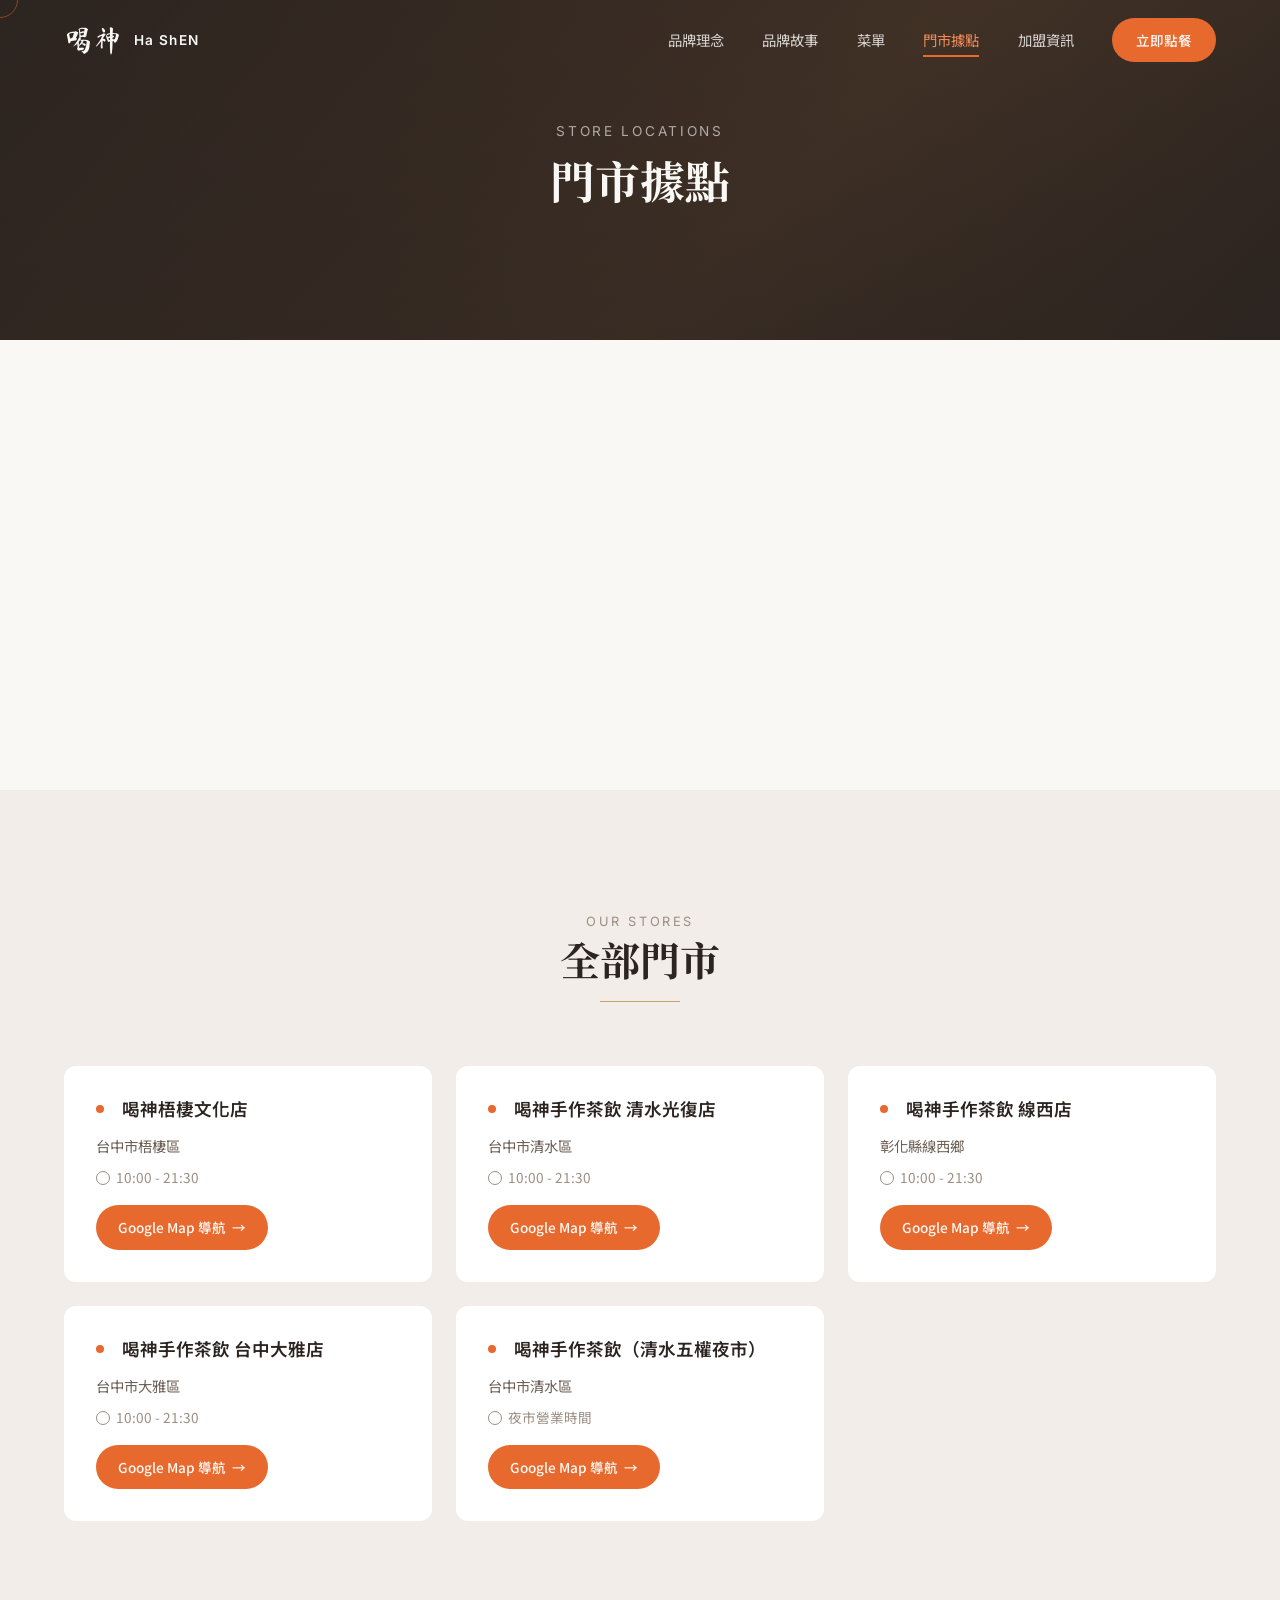
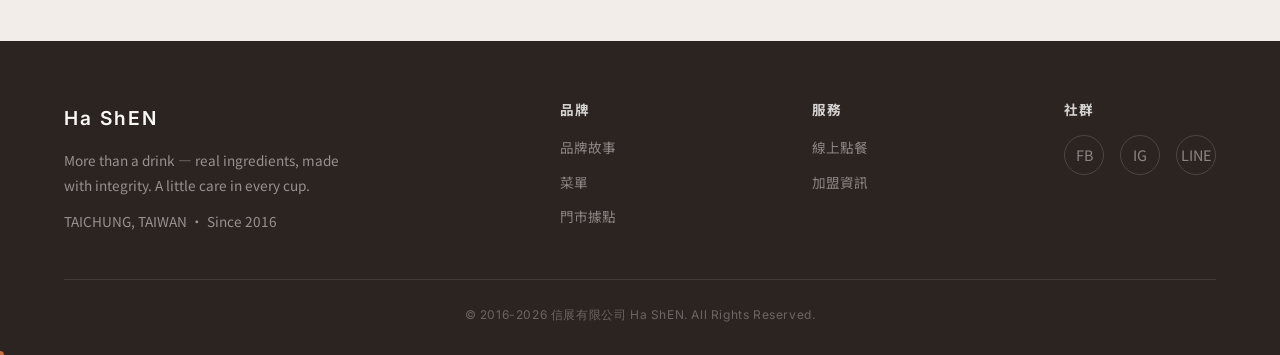
<file: pages/stores.html>
<!DOCTYPE html>
<html lang="zh-Hant">
<head>
  <meta charset="UTF-8">
  <meta name="viewport" content="width=device-width, initial-scale=1.0">
  <meta name="description" content="喝神手作茶飲門市據點 — 台中、彰化各分店地址與營業時間。">
  <title>門市據點 — 喝神手作茶飲 Ha ShEN</title>

  <!-- Google Fonts -->
  <link rel="preconnect" href="https://fonts.googleapis.com">
  <link rel="preconnect" href="https://fonts.gstatic.com" crossorigin>
  <link href="https://fonts.googleapis.com/css2?family=Inter:wght@300;400;500;600;700&family=Noto+Sans+TC:wght@300;400;500;700&family=Noto+Serif+TC:wght@400;600;700&family=Ma+Shan+Zheng&family=Liu+Jian+Mao+Cao&display=swap" rel="stylesheet">
  <link href="https://fonts.googleapis.com/css2?family=Ma+Shan+Zheng&display=swap" rel="stylesheet">
  <link href="https://fonts.googleapis.com/css2?family=Liu+Jian+Mao+Cao&display=swap" rel="stylesheet">

  <!-- Styles -->
  <link rel="stylesheet" href="../css/style.css">
  <link rel="stylesheet" href="../css/pages.css">
  <link href="https://fonts.googleapis.com/css2?family=Ma+Shan+Zheng&display=swap" rel="stylesheet">
  <link href="https://fonts.googleapis.com/css2?family=Liu+Jian+Mao+Cao&display=swap" rel="stylesheet">
  </head>
<body>

  <!-- ========== NAVIGATION ========== -->
  <nav class="navbar scrolled">
    <a href="../index.html" class="nav-logo">
      <span class="nav-logo-calligraphy">喝神</span>
      <span class="nav-logo-text">Ha ShEN</span>
    </a>

    <div class="nav-links">
      <a href="../index.html#philosophy" class="nav-link">品牌理念</a>
      <a href="about.html" class="nav-link">品牌故事</a>
      <a href="menu.html" class="nav-link">菜單</a>
      <a href="stores.html" class="nav-link active">門市據點</a>
      <a href="franchise.html" class="nav-link">加盟資訊</a>
      <a href="order.html" class="nav-order-btn">立即點餐</a>
    </div>

    <button class="nav-toggle" aria-label="選單">
      <span></span>
      <span></span>
      <span></span>
    </button>
  </nav>

  <!-- ========== PAGE HERO ========== -->
  <section class="page-hero">
    <div class="page-hero-bg"></div>
    <div class="page-hero-overlay"></div>
    <div class="page-hero-content">
      <p class="page-subtitle font-english">Store Locations</p>
      <h1>門市據點</h1>
    </div>
  </section>

  <!-- ========== GOOGLE MAP FULL WIDTH ========== -->
  <section class="stores-map-section reveal">
    <iframe
      class="stores-map-full"
      src="https://www.google.com/maps/embed?pb=!1m18!1m12!1m3!1d116685.45!2d120.55!3d24.28!2m3!1f0!2f0!3f0!3m2!1i1024!2i768!4f13.1!3m3!1m2!1s0x0%3A0x0!2z5Y-w5Lit5biC!5e0!3m2!1szh-TW!2stw!4v1"
      loading="lazy"
      referrerpolicy="no-referrer-when-downgrade"
      allowfullscreen
      title="喝神手作茶飲門市據點地圖">
    </iframe>
  </section>

  <!-- ========== STORE CARDS ========== -->
  <section class="section stores-grid-section">
    <div class="container">
      <div class="section-header reveal">
        <p class="section-subtitle font-english">Our Stores</p>
        <h2>全部門市</h2>
        <span class="gold-line"></span>
      </div>

      <div class="stores-detail-grid stagger-children">

        <!-- 1. 梧棲文化店 -->
        <div class="store-detail-card reveal" data-stagger="0">
          <h3><span class="store-pulse"></span>喝神梧棲文化店</h3>
          <p class="store-area">台中市梧棲區</p>
          <p class="store-hours">10:00 - 21:30</p>
          <a href="https://www.google.com/maps/search/喝神梧棲文化店" target="_blank" rel="noopener" class="store-nav-btn">
            Google Map 導航 <span class="arrow">→</span>
          </a>
        </div>

        <!-- 2. 清水光復店 -->
        <div class="store-detail-card reveal" data-stagger="1">
          <h3><span class="store-pulse"></span>喝神手作茶飲 清水光復店</h3>
          <p class="store-area">台中市清水區</p>
          <p class="store-hours">10:00 - 21:30</p>
          <a href="https://www.google.com/maps/search/喝神手作茶飲+清水光復店" target="_blank" rel="noopener" class="store-nav-btn">
            Google Map 導航 <span class="arrow">→</span>
          </a>
        </div>

        <!-- 3. 線西店 -->
        <div class="store-detail-card reveal" data-stagger="2">
          <h3><span class="store-pulse"></span>喝神手作茶飲 線西店</h3>
          <p class="store-area">彰化縣線西鄉</p>
          <p class="store-hours">10:00 - 21:30</p>
          <a href="https://www.google.com/maps/search/喝神手作茶飲+線西店" target="_blank" rel="noopener" class="store-nav-btn">
            Google Map 導航 <span class="arrow">→</span>
          </a>
        </div>

        <!-- 4. 台中大雅店 -->
        <div class="store-detail-card reveal" data-stagger="3">
          <h3><span class="store-pulse"></span>喝神手作茶飲 台中大雅店</h3>
          <p class="store-area">台中市大雅區</p>
          <p class="store-hours">10:00 - 21:30</p>
          <a href="https://www.google.com/maps/search/喝神手作茶飲+台中大雅店" target="_blank" rel="noopener" class="store-nav-btn">
            Google Map 導航 <span class="arrow">→</span>
          </a>
        </div>

        <!-- 5. 清水五權夜市 -->
        <div class="store-detail-card reveal" data-stagger="4">
          <h3><span class="store-pulse"></span>喝神手作茶飲（清水五權夜市）</h3>
          <p class="store-area">台中市清水區</p>
          <p class="store-hours">夜市營業時間</p>
          <a href="https://www.google.com/maps/search/喝神手作茶飲+清水五權夜市" target="_blank" rel="noopener" class="store-nav-btn">
            Google Map 導航 <span class="arrow">→</span>
          </a>
        </div>

      </div>
    </div>
  </section>

  <!-- ========== FOOTER ========== -->
  <footer class="footer">
    <div class="footer-content">
      <div class="footer-brand">
        <div class="footer-brand-name font-english">Ha ShEN</div>
        <p class="footer-brand-desc">
          More than a drink — real ingredients, made with integrity. A little care in every cup.
        </p>
        <p class="footer-brand-desc" style="margin-top:12px;">
          TAICHUNG, TAIWAN · Since 2016
        </p>
      </div>

      <div class="footer-links-group">
        <h5>品牌</h5>
        <a href="about.html">品牌故事</a>
        <a href="menu.html">菜單</a>
        <a href="stores.html">門市據點</a>
      </div>

      <div class="footer-links-group">
        <h5>服務</h5>
        <a href="order.html">線上點餐</a>
        <a href="franchise.html">加盟資訊</a>
      </div>

      <div class="footer-links-group">
        <h5>社群</h5>
        <div class="footer-social">
          <a href="https://www.facebook.com/people/%E5%96%9D%E7%A5%9E%E6%89%8B%E4%BD%9C%E8%8C%B6%E9%A3%B2_%E7%B8%BD%E9%83%A8/61552195955684/" target="_blank" rel="noopener" aria-label="Facebook">FB</a>
          <a href="#" aria-label="Instagram">IG</a>
          <a href="#" aria-label="LINE">LINE</a>
        </div>
      </div>
    </div>

    <div class="footer-bottom">
      <p class="footer-copyright">© 2016-2026 信展有限公司 Ha ShEN. All Rights Reserved.</p>
    </div>
  </footer>

  <!-- Back to Top -->
  <button class="back-to-top" aria-label="回到頂部">↑</button>

  <!-- Scripts -->
  <script src="../js/main.js"></script>
</body>
</html>
</file>
<file: css/style.css>
/* ============================================
   喝神手作茶飲 Ha ShEN — Brand Website
   Global Styles & Design System
   ============================================ */

/* --- CSS Custom Properties (Design Tokens) --- */
:root {
  /* Brand Colors */
  --color-brand: #E8692D;          /* PANTONE 1585C approximation */
  --color-brand-light: #F28C5A;
  --color-brand-dark: #C4551F;

  /* Neutral Palette */
  --color-bg-primary: #FAF8F5;     /* Warm off-white */
  --color-bg-secondary: #F2EDE8;   /* Slightly darker warm */
  --color-bg-dark: #2C2420;        /* Dark charcoal brown */
  --color-bg-card: #FFFFFF;

  /* Text Colors */
  --color-text-primary: #2C2420;   /* Dark charcoal brown */
  --color-text-secondary: #6B5E54; /* Muted brown */
  --color-text-tertiary: #9C8E82;  /* Light brown */
  --color-text-inverse: #FAF8F5;   /* For dark backgrounds */

  /* Accent Colors */
  --color-gold: #C5A467;           /* Subtle gold for lines */
  --color-gold-light: #D4B87A;
  --color-tea-brown: #8B6914;      /* Tea brown */

  /* Glass Effect */
  --glass-bg: rgba(250, 248, 245, 0.72);
  --glass-border: rgba(255, 255, 255, 0.3);
  --glass-shadow: rgba(44, 36, 32, 0.08);

  /* Typography */
  --font-display: 'Noto Serif TC', serif;
  --font-heading: 'Noto Sans TC', sans-serif;
  --font-body: 'Noto Sans TC', sans-serif;
  --font-english: 'Inter', sans-serif;

  /* Spacing */
  --space-xs: 0.5rem;
  --space-sm: 1rem;
  --space-md: 2rem;
  --space-lg: 4rem;
  --space-xl: 6rem;
  --space-2xl: 10rem;

  /* Transition */
  --ease-smooth: cubic-bezier(0.25, 0.46, 0.45, 0.94);
  --ease-bounce: cubic-bezier(0.34, 1.56, 0.64, 1);
  --ease-out-expo: cubic-bezier(0.16, 1, 0.3, 1);
  --duration-fast: 0.2s;
  --duration-normal: 0.4s;
  --duration-slow: 0.8s;

  /* Border Radius */
  --radius-sm: 6px;
  --radius-md: 12px;
  --radius-lg: 20px;
  --radius-full: 9999px;

  /* Z-Index Scale */
  --z-splash: 10000;
  --z-cursor: 9000;
  --z-nav: 1000;
  --z-modal: 2000;
  --z-back-top: 500;
}

/* --- Reset & Base --- */
*, *::before, *::after {
  margin: 0;
  padding: 0;
  box-sizing: border-box;
}

html {
  font-size: 16px;
  scroll-behavior: smooth;
  -webkit-font-smoothing: antialiased;
  -moz-osx-font-smoothing: grayscale;
  cursor: none;
}

body {
  font-family: var(--font-body);
  color: var(--color-text-primary);
  background-color: var(--color-bg-primary);
  line-height: 1.8;
  overflow-x: hidden;
  cursor: none;
}

/* Hide default cursor on all interactive elements */
a, button, input, textarea, select, label, [role="button"] {
  cursor: none;
}

img {
  max-width: 100%;
  height: auto;
  display: block;
}

a {
  text-decoration: none;
  color: inherit;
  transition: color var(--duration-fast) var(--ease-smooth);
}

ul, ol {
  list-style: none;
}

/* --- Typography --- */
h1, h2, h3, h4, h5, h6 {
  font-family: var(--font-heading);
  font-weight: 700;
  line-height: 1.3;
  color: var(--color-text-primary);
}

h1 { font-size: clamp(2rem, 5vw, 3.5rem); }
h2 { font-size: clamp(1.5rem, 3.5vw, 2.5rem); }
h3 { font-size: clamp(1.2rem, 2.5vw, 1.75rem); }
h4 { font-size: clamp(1rem, 2vw, 1.25rem); }

.font-display {
  font-family: var(--font-display);
}

.font-english {
  font-family: var(--font-english);
  letter-spacing: 0.05em;
}

.text-brand { color: var(--color-brand); }
.text-gold { color: var(--color-gold); }
.text-secondary { color: var(--color-text-secondary); }

/* --- Custom Cursor --- */
.cursor-dot {
  position: fixed;
  width: 8px;
  height: 8px;
  background: var(--color-brand);
  border-radius: 50%;
  pointer-events: none;
  z-index: var(--z-cursor);
  transform: translate(-50%, -50%);
  transition: width 0.3s var(--ease-smooth),
              height 0.3s var(--ease-smooth),
              background 0.3s var(--ease-smooth),
              border 0.3s var(--ease-smooth);
  mix-blend-mode: exclusion;
}

.cursor-ring {
  position: fixed;
  width: 36px;
  height: 36px;
  border: 1.5px solid var(--color-brand);
  border-radius: 50%;
  pointer-events: none;
  z-index: var(--z-cursor);
  transform: translate(-50%, -50%);
  transition: width 0.4s var(--ease-smooth),
              height 0.4s var(--ease-smooth),
              border-color 0.4s var(--ease-smooth),
              opacity 0.4s var(--ease-smooth);
  opacity: 0.5;
}

.cursor-hover .cursor-dot {
  width: 12px;
  height: 12px;
  background: transparent;
  border: 2px solid var(--color-brand);
}

.cursor-hover .cursor-ring {
  width: 52px;
  height: 52px;
  opacity: 0.3;
}

/* --- Calligraphy Font --- */
.font-calligraphy {
  font-family: 'Ma Shan Zheng', 'Liu Jian Mao Cao', cursive;
}

/* --- Splash Screen --- */
.splash-screen {
  position: fixed;
  top: 0;
  left: 0;
  width: 100%;
  height: 100%;
  background: var(--color-bg-dark);
  display: flex;
  flex-direction: column;
  align-items: center;
  justify-content: center;
  z-index: var(--z-splash);
  transition: opacity 0.8s var(--ease-smooth);
}

.splash-screen.fade-out {
  opacity: 0;
  pointer-events: none;
}

.splash-logo-container {
  display: flex;
  flex-direction: column;
  align-items: center;
  gap: 16px;
}

/* Calligraphy text container */
.splash-calligraphy-text {
  display: flex;
  gap: 8px;
  position: relative;
}

/* Each character */
.splash-char {
  font-family: 'Ma Shan Zheng', 'Liu Jian Mao Cao', cursive;
  font-size: clamp(80px, 18vw, 140px);
  color: var(--color-text-inverse);
  line-height: 1;
  position: relative;
  display: inline-block;
  opacity: 0;
  filter: blur(8px);
  transform: scale(0.6) translateY(20px);
  transition: none; /* JS will control animation */
}

/* Brush ink reveal animation */
.splash-char.writing {
  animation: brushReveal 1s cubic-bezier(0.22, 0.61, 0.36, 1) forwards;
}

@keyframes brushReveal {
  0% {
    opacity: 0;
    filter: blur(12px);
    transform: scale(0.5) translateY(30px) rotate(-3deg);
    text-shadow: none;
  }
  20% {
    opacity: 0.3;
    filter: blur(6px);
    transform: scale(0.8) translateY(15px) rotate(-1deg);
  }
  50% {
    opacity: 0.7;
    filter: blur(3px);
    transform: scale(1.05) translateY(-5px) rotate(0.5deg);
    text-shadow: 0 0 40px rgba(255, 255, 255, 0.15);
  }
  75% {
    opacity: 0.95;
    filter: blur(0.5px);
    transform: scale(0.98) translateY(2px) rotate(0deg);
  }
  100% {
    opacity: 1;
    filter: blur(0);
    transform: scale(1) translateY(0) rotate(0deg);
    text-shadow: 0 4px 30px rgba(255, 255, 255, 0.08);
  }
}

/* Ink splatter effect behind character */
.splash-char::after {
  content: '';
  position: absolute;
  top: 50%;
  left: 50%;
  width: 0;
  height: 0;
  background: radial-gradient(ellipse, rgba(255,255,255,0.04) 0%, transparent 70%);
  border-radius: 50%;
  transform: translate(-50%, -50%);
  transition: width 1.2s var(--ease-out-expo), height 1.2s var(--ease-out-expo);
  pointer-events: none;
  z-index: -1;
}

.splash-char.writing::after {
  width: 200%;
  height: 200%;
}

.splash-english {
  font-family: var(--font-english);
  font-size: 1.2rem;
  font-weight: 600;
  color: var(--color-text-inverse);
  letter-spacing: 0.2em;
  opacity: 0;
  transform: translateY(12px);
  transition: all 0.7s var(--ease-smooth);
  margin-top: 4px;
}

.splash-english.visible {
  opacity: 1;
  transform: translateY(0);
}

.splash-subtitle {
  font-family: var(--font-heading);
  font-size: 0.85rem;
  color: var(--color-text-tertiary);
  letter-spacing: 0.5em;
  opacity: 0;
  transform: translateY(8px);
  transition: all 0.5s var(--ease-smooth) 0.15s;
}

.splash-subtitle.visible {
  opacity: 0.6;
  transform: translateY(0);
}

.splash-line {
  display: flex;
  align-items: center;
  gap: 20px;
  margin-top: 4px;
}

.splash-line-left,
.splash-line-right {
  width: 0;
  height: 1px;
  background: linear-gradient(90deg, transparent, var(--color-gold), transparent);
  transition: width 1s var(--ease-out-expo);
}

.splash-line.visible .splash-line-left,
.splash-line.visible .splash-line-right {
  width: 80px;
}

.splash-skip {
  position: absolute;
  bottom: 40px;
  right: 40px;
  font-family: var(--font-english);
  font-size: 0.75rem;
  color: var(--color-text-tertiary);
  letter-spacing: 0.15em;
  opacity: 0.4;
  transition: opacity 0.3s;
  background: none;
  border: none;
  cursor: none;
}

.splash-skip:hover {
  opacity: 0.8;
}

/* --- Navigation Bar --- */
.navbar {
  position: fixed;
  top: 0;
  left: 0;
  width: 100%;
  height: 80px;
  display: flex;
  align-items: center;
  justify-content: space-between;
  padding: 0 clamp(24px, 5vw, 80px);
  z-index: var(--z-nav);
  transition: all 0.4s var(--ease-smooth);
}

.navbar.scrolled {
  height: 64px;
  background: var(--glass-bg);
  backdrop-filter: blur(20px) saturate(1.8);
  -webkit-backdrop-filter: blur(20px) saturate(1.8);
  border-bottom: 1px solid var(--glass-border);
  box-shadow: 0 4px 30px var(--glass-shadow);
}

.nav-logo {
  display: flex;
  align-items: center;
  gap: 12px;
}

/* --- Navbar: transparent state (over Hero, text = white) --- */
.nav-logo-calligraphy {
  font-family: 'Ma Shan Zheng', 'Liu Jian Mao Cao', cursive;
  font-size: 1.8rem;
  line-height: 1;
  color: var(--color-text-inverse);
  transition: font-size 0.4s var(--ease-smooth), color 0.4s var(--ease-smooth);
}

.nav-logo-text {
  font-family: var(--font-english);
  font-size: 0.85rem;
  font-weight: 600;
  letter-spacing: 0.1em;
  color: var(--color-text-inverse);
  transition: color 0.4s var(--ease-smooth);
}

/* --- Navbar: scrolled state (glass bg, text = dark) --- */
.navbar.scrolled .nav-logo-calligraphy {
  font-size: 1.5rem;
  color: var(--color-text-primary);
}

.navbar.scrolled .nav-logo-text {
  color: var(--color-text-primary);
}

.nav-links {
  display: flex;
  align-items: center;
  gap: clamp(20px, 3vw, 40px);
}

/* Transparent state: white text */
.nav-link {
  font-family: var(--font-heading);
  font-size: 0.9rem;
  font-weight: 400;
  color: rgba(255, 255, 255, 0.8);
  position: relative;
  padding: 4px 0;
  transition: color 0.4s var(--ease-smooth);
}

.nav-link::after {
  content: '';
  position: absolute;
  bottom: 0;
  left: 0;
  width: 0;
  height: 1.5px;
  background: var(--color-brand);
  transition: width var(--duration-normal) var(--ease-out-expo);
}

.nav-link:hover {
  color: #fff;
}

.nav-link:hover::after {
  width: 100%;
}

.nav-link.active {
  color: var(--color-brand-light);
}

.nav-link.active::after {
  width: 100%;
}

/* Scrolled state: dark text */
.navbar.scrolled .nav-link {
  color: var(--color-text-secondary);
}

.navbar.scrolled .nav-link:hover {
  color: var(--color-text-primary);
}

.navbar.scrolled .nav-link.active {
  color: var(--color-brand);
}

.nav-order-btn {
  font-family: var(--font-heading);
  font-size: 0.85rem;
  font-weight: 500;
  color: var(--color-text-inverse);
  background: var(--color-brand);
  padding: 10px 24px;
  border-radius: var(--radius-full);
  border: none;
  position: relative;
  overflow: hidden;
  transition: transform var(--duration-fast) var(--ease-smooth),
              box-shadow var(--duration-fast) var(--ease-smooth);
}

.nav-order-btn::before {
  content: '';
  position: absolute;
  top: 0;
  left: -100%;
  width: 100%;
  height: 100%;
  background: linear-gradient(90deg, transparent, rgba(255,255,255,0.2), transparent);
  transition: left 0.5s var(--ease-smooth);
}

.nav-order-btn:hover {
  transform: translateY(-1px);
  box-shadow: 0 4px 15px rgba(232, 105, 45, 0.3);
}

.nav-order-btn:hover::before {
  left: 100%;
}

/* Mobile Menu Toggle */
.nav-toggle {
  display: none;
  flex-direction: column;
  gap: 5px;
  background: none;
  border: none;
  cursor: none;
  padding: 4px;
}

.nav-toggle span {
  display: block;
  width: 24px;
  height: 2px;
  background: var(--color-text-inverse);
  transition: all 0.3s var(--ease-smooth);
  border-radius: 2px;
}

.navbar.scrolled .nav-toggle span {
  background: var(--color-text-primary);
}

/* --- Section Common --- */
.section {
  padding: clamp(60px, 10vw, 120px) clamp(24px, 5vw, 80px);
  position: relative;
}

.section-header {
  text-align: center;
  margin-bottom: var(--space-lg);
}

.section-header h2 {
  font-family: var(--font-display);
  margin-bottom: 4px;
}

.section-header .section-subtitle {
  font-family: var(--font-english);
  font-size: 0.8rem;
  letter-spacing: 0.2em;
  color: var(--color-text-tertiary);
  text-transform: uppercase;
}

.section-header .gold-line {
  display: block;
  width: 0;
  height: 1px;
  background: var(--color-gold);
  margin: 16px auto 0;
  transition: width 1s var(--ease-out-expo);
}

.section-header.animate-in .gold-line {
  width: 80px;
}

/* Container */
.container {
  max-width: 1200px;
  margin: 0 auto;
  width: 100%;
}

.container-narrow {
  max-width: 900px;
  margin: 0 auto;
  width: 100%;
}

/* --- Hero Section --- */
.hero {
  position: relative;
  height: 100vh;
  min-height: 600px;
  display: flex;
  align-items: center;
  justify-content: center;
  overflow: hidden;
  background: var(--color-bg-dark);
}

.hero-video-bg {
  position: absolute;
  top: 0;
  left: 0;
  width: 100%;
  height: 100%;
  object-fit: cover;
  opacity: 0.4;
  animation: kenBurns 20s ease-in-out infinite alternate;
}

.hero-overlay {
  position: absolute;
  top: 0;
  left: 0;
  width: 100%;
  height: 100%;
  background: linear-gradient(
    180deg,
    rgba(44, 36, 32, 0.3) 0%,
    rgba(44, 36, 32, 0.6) 100%
  );
}

@keyframes kenBurns {
  0% { transform: scale(1); }
  100% { transform: scale(1.08); }
}

.hero-content {
  position: relative;
  z-index: 2;
  text-align: center;
  color: var(--color-text-inverse);
}

.hero-calligraphy-text {
  font-family: 'Ma Shan Zheng', 'Liu Jian Mao Cao', cursive;
  font-size: clamp(3rem, 8vw, 5rem);
  color: var(--color-text-inverse);
  line-height: 1;
  margin: 0 auto 16px;
  letter-spacing: 0.1em;
  opacity: 0;
  transform: translateY(20px);
  text-shadow: 0 4px 20px rgba(0,0,0,0.3);
}

.hero-calligraphy-text.animate-in {
  opacity: 1;
  transform: translateY(0);
  transition: all 0.8s var(--ease-smooth);
}

.hero-brand-en {
  font-family: var(--font-english);
  font-size: clamp(1rem, 2vw, 1.4rem);
  font-weight: 600;
  letter-spacing: 0.2em;
  margin-bottom: 24px;
  opacity: 0;
  transform: translateY(15px);
}

.hero-brand-en.animate-in {
  opacity: 1;
  transform: translateY(0);
  transition: all 0.6s var(--ease-smooth) 0.3s;
}

.hero-tagline {
  font-family: var(--font-display);
  font-size: clamp(1rem, 2.5vw, 1.5rem);
  font-weight: 400;
  letter-spacing: 0.1em;
  margin-bottom: 40px;
  opacity: 0;
  transform: translateY(15px);
}

.hero-tagline.animate-in {
  opacity: 0.9;
  transform: translateY(0);
  transition: all 0.6s var(--ease-smooth) 0.5s;
}

.hero-buttons {
  display: flex;
  gap: 16px;
  justify-content: center;
  flex-wrap: wrap;
  opacity: 0;
  transform: translateY(15px);
}

.hero-buttons.animate-in {
  opacity: 1;
  transform: translateY(0);
  transition: all 0.6s var(--ease-smooth) 0.7s;
}

.btn {
  font-family: var(--font-heading);
  font-size: 0.9rem;
  font-weight: 500;
  padding: 14px 36px;
  border-radius: var(--radius-full);
  border: none;
  display: inline-flex;
  align-items: center;
  gap: 8px;
  position: relative;
  overflow: hidden;
  transition: all var(--duration-normal) var(--ease-smooth);
  cursor: none;
}

.btn-primary {
  background: var(--color-brand);
  color: var(--color-text-inverse);
}

.btn-primary::before {
  content: '';
  position: absolute;
  top: 0;
  left: -100%;
  width: 100%;
  height: 100%;
  background: linear-gradient(90deg, transparent, rgba(255,255,255,0.2), transparent);
  transition: left 0.6s var(--ease-smooth);
}

.btn-primary:hover {
  transform: translateY(-2px);
  box-shadow: 0 8px 25px rgba(232, 105, 45, 0.35);
}

.btn-primary:hover::before {
  left: 100%;
}

/* Ripple effect */
.btn .ripple {
  position: absolute;
  border-radius: 50%;
  background: rgba(255, 255, 255, 0.3);
  transform: scale(0);
  animation: rippleEffect 0.6s ease-out;
  pointer-events: none;
}

@keyframes rippleEffect {
  to {
    transform: scale(4);
    opacity: 0;
  }
}

.btn-outline {
  background: transparent;
  color: var(--color-text-inverse);
  border: 1.5px solid rgba(255, 255, 255, 0.5);
}

.btn-outline:hover {
  background: rgba(255, 255, 255, 0.1);
  border-color: rgba(255, 255, 255, 0.8);
  transform: translateY(-2px);
}

/* --- Philosophy Section --- */
.philosophy {
  background: var(--color-bg-primary);
}

.philosophy-grid {
  display: grid;
  grid-template-columns: 1fr 1fr;
  gap: clamp(40px, 6vw, 80px);
  align-items: center;
}

.philosophy-text {
  opacity: 0;
  transform: translateX(-40px);
  transition: all 0.8s var(--ease-out-expo);
}

.philosophy-text.animate-in {
  opacity: 1;
  transform: translateX(0);
}

.philosophy-quote {
  font-family: var(--font-display);
  font-size: clamp(1.2rem, 2.5vw, 1.6rem);
  font-weight: 700;
  line-height: 1.6;
  margin-bottom: 20px;
  position: relative;
}

.philosophy-quote .underline-gold {
  position: absolute;
  bottom: -4px;
  left: 0;
  height: 2px;
  width: 0;
  background: var(--color-gold);
  transition: width 1s var(--ease-out-expo) 0.5s;
}

.philosophy-text.animate-in .underline-gold {
  width: 100%;
}

.philosophy-desc {
  color: var(--color-text-secondary);
  margin-bottom: 24px;
  line-height: 2;
}

.link-arrow {
  font-family: var(--font-heading);
  font-size: 0.9rem;
  color: var(--color-brand);
  display: inline-flex;
  align-items: center;
  gap: 8px;
  font-weight: 500;
}

.link-arrow .arrow {
  transition: transform var(--duration-fast) var(--ease-smooth);
}

.link-arrow:hover .arrow {
  transform: translateX(4px);
}

.philosophy-image {
  position: relative;
  opacity: 0;
  transform: translateX(40px);
  transition: all 0.8s var(--ease-out-expo) 0.3s;
}

.philosophy-image.animate-in {
  opacity: 1;
  transform: translateX(0);
}

.philosophy-image img {
  border-radius: var(--radius-lg);
  width: 100%;
  height: 450px;
  object-fit: cover;
}

/* --- Recommend Section --- */
.recommend {
  background: var(--color-bg-secondary);
}

.recommend-grid {
  display: grid;
  grid-template-columns: repeat(auto-fit, minmax(200px, 1fr));
  gap: 24px;
  max-width: 1000px;
  margin: 0 auto;
}

.drink-card {
  background: var(--color-bg-card);
  border-radius: var(--radius-md);
  overflow: hidden;
  opacity: 0;
  transform: translateY(40px);
  transition: all 0.6s var(--ease-out-expo),
              box-shadow 0.3s var(--ease-smooth);
  perspective: 800px;
}

.drink-card.animate-in {
  opacity: 1;
  transform: translateY(0);
}

.drink-card:hover {
  transform: translateY(-6px);
  box-shadow: 0 20px 40px rgba(44, 36, 32, 0.12);
}

.drink-card-image {
  position: relative;
  height: 240px;
  overflow: hidden;
  background: linear-gradient(180deg, #f5f2ee 0%, #ebe6df 100%);
  display: flex;
  align-items: center;
  justify-content: center;
  padding: 20px;
}

.drink-card-image img {
  max-width: 100%;
  max-height: 100%;
  width: auto;
  height: auto;
  object-fit: contain;
  transition: transform 0.6s var(--ease-smooth);
  filter: drop-shadow(0 4px 12px rgba(44, 36, 32, 0.12));
}

.drink-card:hover .drink-card-image img {
  transform: scale(1.06);
}

.drink-card-info {
  padding: 20px;
  text-align: center;
}

.drink-card-name {
  font-family: var(--font-heading);
  font-size: 1rem;
  font-weight: 600;
  margin-bottom: 4px;
  position: relative;
  display: inline-block;
}

.drink-card-name::after {
  content: '';
  position: absolute;
  bottom: -2px;
  left: 50%;
  width: 0;
  height: 1.5px;
  background: var(--color-brand);
  transition: all 0.4s var(--ease-out-expo);
  transform: translateX(-50%);
}

.drink-card:hover .drink-card-name::after {
  width: 100%;
}

.drink-card-price {
  font-family: var(--font-english);
  font-size: 0.85rem;
  color: var(--color-text-tertiary);
  margin-top: 4px;
}

/* --- News Section --- */
.news {
  background: var(--color-bg-primary);
}

.news-grid {
  display: grid;
  grid-template-columns: repeat(auto-fit, minmax(300px, 1fr));
  gap: 28px;
  max-width: 1000px;
  margin: 0 auto;
}

.news-card {
  background: var(--color-bg-card);
  border-radius: var(--radius-md);
  overflow: hidden;
  opacity: 0;
  transform: translateY(30px);
  transition: all 0.5s var(--ease-out-expo),
              box-shadow 0.3s var(--ease-smooth);
}

.news-card.animate-in {
  opacity: 1;
  transform: translateY(0);
}

.news-card:hover {
  transform: translateY(-4px);
  box-shadow: 0 12px 30px rgba(44, 36, 32, 0.1);
}

.news-card-image {
  height: 180px;
  overflow: hidden;
  background: var(--color-bg-secondary);
}

.news-card-image img {
  width: 100%;
  height: 100%;
  object-fit: cover;
  transition: transform 0.6s var(--ease-smooth);
}

.news-card:hover .news-card-image img {
  transform: scale(1.05);
}

.news-card-body {
  padding: 24px;
}

.news-card-date {
  font-family: var(--font-english);
  font-size: 0.75rem;
  color: var(--color-text-tertiary);
  letter-spacing: 0.05em;
}

.news-card-title {
  font-size: 1.05rem;
  font-weight: 600;
  margin: 8px 0;
  line-height: 1.5;
}

.news-card-link {
  font-size: 0.85rem;
  color: var(--color-brand);
  font-weight: 500;
  opacity: 0;
  transform: translateX(-10px);
  transition: all 0.3s var(--ease-smooth);
  display: inline-flex;
  align-items: center;
  gap: 4px;
}

.news-card:hover .news-card-link {
  opacity: 1;
  transform: translateX(0);
}

/* --- Stores Preview Section --- */
.stores-preview {
  background: var(--color-bg-secondary);
}

.stores-map-wrapper {
  position: relative;
  border-radius: var(--radius-lg);
  overflow: hidden;
  height: 400px;
  opacity: 0;
  filter: blur(10px);
  transition: all 1s var(--ease-smooth);
}

.stores-map-wrapper.animate-in {
  opacity: 1;
  filter: blur(0);
}

.stores-map-wrapper iframe {
  width: 100%;
  height: 100%;
  border: 0;
}

.stores-list {
  display: grid;
  grid-template-columns: repeat(auto-fit, minmax(220px, 1fr));
  gap: 20px;
  margin-top: 32px;
}

.store-card {
  background: var(--color-bg-card);
  padding: 24px;
  border-radius: var(--radius-md);
  opacity: 0;
  transform: translateY(20px);
  transition: all 0.5s var(--ease-out-expo),
              box-shadow 0.3s var(--ease-smooth);
}

.store-card.animate-in {
  opacity: 1;
  transform: translateY(0);
}

.store-card:hover {
  box-shadow: 0 8px 24px rgba(44, 36, 32, 0.08);
}

.store-card h4 {
  font-size: 0.95rem;
  margin-bottom: 8px;
}

.store-card p {
  font-size: 0.85rem;
  color: var(--color-text-secondary);
  line-height: 1.6;
}

.store-pulse {
  display: inline-block;
  width: 8px;
  height: 8px;
  background: var(--color-brand);
  border-radius: 50%;
  margin-right: 8px;
  animation: pulse 2s ease-in-out infinite;
}

@keyframes pulse {
  0%, 100% { box-shadow: 0 0 0 0 rgba(232, 105, 45, 0.4); }
  50% { box-shadow: 0 0 0 8px rgba(232, 105, 45, 0); }
}

/* --- Footer --- */
.footer {
  background: var(--color-bg-dark);
  color: var(--color-text-inverse);
  padding: 60px clamp(24px, 5vw, 80px) 30px;
}

.footer-content {
  display: flex;
  justify-content: space-between;
  align-items: flex-start;
  flex-wrap: wrap;
  gap: 40px;
  max-width: 1200px;
  margin: 0 auto;
  padding-bottom: 40px;
  border-bottom: 1px solid rgba(255, 255, 255, 0.1);
}

.footer-brand {
  max-width: 300px;
}

.footer-brand-name {
  font-family: var(--font-english);
  font-size: 1.2rem;
  font-weight: 600;
  letter-spacing: 0.1em;
  margin-bottom: 12px;
}

.footer-brand-desc {
  font-size: 0.85rem;
  color: rgba(255, 255, 255, 0.5);
  line-height: 1.8;
}

.footer-links-group h5 {
  font-size: 0.85rem;
  color: rgba(255, 255, 255, 0.8);
  margin-bottom: 16px;
  letter-spacing: 0.05em;
}

.footer-links-group a {
  display: block;
  font-size: 0.85rem;
  color: rgba(255, 255, 255, 0.45);
  margin-bottom: 10px;
  transition: color 0.3s;
}

.footer-links-group a:hover {
  color: var(--color-brand);
}

.footer-social {
  display: flex;
  gap: 16px;
}

.footer-social a {
  width: 40px;
  height: 40px;
  border: 1px solid rgba(255, 255, 255, 0.15);
  border-radius: 50%;
  display: flex;
  align-items: center;
  justify-content: center;
  font-size: 0.9rem;
  transition: all 0.3s var(--ease-smooth);
}

.footer-social a:hover {
  border-color: var(--color-brand);
  background: var(--color-brand);
  color: white;
}

.footer-bottom {
  text-align: center;
  padding-top: 24px;
  max-width: 1200px;
  margin: 0 auto;
}

.footer-copyright {
  font-size: 0.75rem;
  color: rgba(255, 255, 255, 0.3);
  font-family: var(--font-english);
  letter-spacing: 0.05em;
}

/* --- Back to Top --- */
.back-to-top {
  position: fixed;
  bottom: 32px;
  right: 32px;
  width: 48px;
  height: 48px;
  background: var(--color-brand);
  color: white;
  border: none;
  border-radius: 50%;
  display: flex;
  align-items: center;
  justify-content: center;
  font-size: 1.2rem;
  z-index: var(--z-back-top);
  opacity: 0;
  transform: translateY(20px);
  transition: all 0.4s var(--ease-smooth);
  box-shadow: 0 4px 15px rgba(232, 105, 45, 0.3);
  cursor: none;
}

.back-to-top.visible {
  opacity: 1;
  transform: translateY(0);
}

.back-to-top:hover {
  transform: translateY(-3px);
  box-shadow: 0 8px 25px rgba(232, 105, 45, 0.4);
}

/* --- Scroll Reveal Animations --- */
.reveal {
  opacity: 0;
  transform: translateY(30px);
  transition: all 0.7s var(--ease-out-expo);
}

.reveal.animate-in {
  opacity: 1;
  transform: translateY(0);
}

.reveal-left {
  opacity: 0;
  transform: translateX(-40px);
  transition: all 0.7s var(--ease-out-expo);
}

.reveal-left.animate-in {
  opacity: 1;
  transform: translateX(0);
}

.reveal-right {
  opacity: 0;
  transform: translateX(40px);
  transition: all 0.7s var(--ease-out-expo);
}

.reveal-right.animate-in {
  opacity: 1;
  transform: translateX(0);
}

/* --- Stagger children animation --- */
.stagger-children > * {
  opacity: 0;
  transform: translateY(25px);
  transition: all 0.5s var(--ease-out-expo);
}

.stagger-children.animate-in > *:nth-child(1) { transition-delay: 0s; opacity: 1; transform: translateY(0); }
.stagger-children.animate-in > *:nth-child(2) { transition-delay: 0.12s; opacity: 1; transform: translateY(0); }
.stagger-children.animate-in > *:nth-child(3) { transition-delay: 0.24s; opacity: 1; transform: translateY(0); }
.stagger-children.animate-in > *:nth-child(4) { transition-delay: 0.36s; opacity: 1; transform: translateY(0); }
.stagger-children.animate-in > *:nth-child(5) { transition-delay: 0.48s; opacity: 1; transform: translateY(0); }
.stagger-children.animate-in > *:nth-child(6) { transition-delay: 0.6s; opacity: 1; transform: translateY(0); }

/* --- Page Transition --- */
.page-transition {
  animation: pageIn 0.5s var(--ease-smooth);
}

@keyframes pageIn {
  from { opacity: 0; }
  to { opacity: 1; }
}

/* --- Responsive --- */
/* ========== Tablet (max-width: 900px) ========== */
@media (max-width: 900px) {
  /* --- Navigation: hamburger menu --- */
  .nav-links {
    display: none;
    position: fixed;
    top: 0;
    right: 0;
    width: 280px;
    height: 100vh;
    background: var(--color-bg-primary);
    flex-direction: column;
    justify-content: center;
    padding: 40px;
    gap: 28px;
    box-shadow: -10px 0 30px rgba(0,0,0,0.1);
    z-index: calc(var(--z-nav) - 1);
  }

  .nav-links.open {
    display: flex;
  }

  .nav-toggle {
    display: flex;
  }

  .nav-order-btn {
    width: 100%;
    text-align: center;
  }

  /* --- Hero --- */
  .hero {
    min-height: 500px;
  }

  .hero-calligraphy-text {
    font-size: clamp(2.5rem, 12vw, 4rem);
  }

  .hero-buttons {
    flex-direction: column;
    align-items: center;
    gap: 12px;
  }

  .btn {
    width: 220px;
    justify-content: center;
  }

  /* --- Philosophy --- */
  .philosophy-grid {
    grid-template-columns: 1fr;
    gap: 32px;
  }

  .philosophy-image {
    order: -1;
  }

  .philosophy-image img,
  .philosophy-img-placeholder {
    height: 280px !important;
  }

  /* --- Recommend --- */
  .recommend-grid {
    grid-template-columns: repeat(2, 1fr);
    gap: 16px;
  }

  /* --- News --- */
  .news-grid {
    grid-template-columns: 1fr;
  }

  /* --- Stores --- */
  .stores-map-wrapper {
    height: 300px;
  }

  .stores-list {
    grid-template-columns: repeat(2, 1fr);
  }

  /* --- Footer --- */
  .footer-content {
    flex-direction: column;
    gap: 32px;
  }

  .footer-brand {
    max-width: 100%;
  }

  /* --- Disable custom cursor on tablet/mobile --- */
  html, body, a, button, input, textarea, select, label, [role="button"] {
    cursor: auto;
  }

  .cursor-dot, .cursor-ring {
    display: none;
  }
}

/* ========== Mobile (max-width: 600px) ========== */
@media (max-width: 600px) {
  /* --- Global spacing --- */
  .section {
    padding: 48px 16px;
  }

  .container {
    padding: 0 4px;
  }

  /* --- Navigation --- */
  .navbar {
    padding: 0 16px;
    height: 64px;
  }

  .nav-logo-calligraphy {
    font-size: 1.5rem;
  }

  .nav-logo-text {
    font-size: 0.75rem;
  }

  /* --- Hero --- */
  .hero {
    min-height: 100svh;
  }

  .hero-calligraphy-text {
    font-size: 3rem;
  }

  .hero-brand-en {
    font-size: 0.9rem;
    letter-spacing: 0.15em;
  }

  .hero-tagline {
    font-size: 0.95rem;
    padding: 0 20px;
  }

  .btn {
    font-size: 0.85rem;
    padding: 12px 28px;
    width: 200px;
  }

  /* --- Philosophy --- */
  .philosophy-quote {
    font-size: 1.15rem;
  }

  .philosophy-desc {
    font-size: 0.9rem;
  }

  /* --- Recommend --- */
  .recommend-grid {
    grid-template-columns: repeat(2, 1fr);
    gap: 12px;
  }

  .drink-card-image {
    height: 160px;
    padding: 14px;
  }

  .drink-card-info {
    padding: 14px 10px;
  }

  .drink-card-name {
    font-size: 0.88rem;
  }

  .drink-card-price {
    font-size: 0.78rem;
  }

  /* --- News --- */
  .news-grid {
    grid-template-columns: 1fr;
    gap: 20px;
  }

  .news-card-image {
    height: 160px;
  }

  /* --- Stores --- */
  .stores-map-wrapper {
    height: 250px;
    border-radius: var(--radius-md);
  }

  .stores-list {
    grid-template-columns: 1fr;
    gap: 12px;
  }

  .store-card {
    padding: 18px;
  }

  /* --- Section headers --- */
  .section-header h2 {
    font-size: 1.4rem;
  }

  .section-header .section-subtitle {
    font-size: 0.7rem;
  }

  /* --- Footer --- */
  .footer {
    padding: 40px 16px 24px;
  }

  .footer-content {
    gap: 28px;
  }

  .footer-social a {
    width: 36px;
    height: 36px;
    font-size: 0.8rem;
  }

  .footer-copyright {
    font-size: 0.65rem;
  }

  /* --- Back to top --- */
  .back-to-top {
    width: 40px;
    height: 40px;
    bottom: 20px;
    right: 20px;
    font-size: 1rem;
  }

  /* --- Splash --- */
  .splash-char {
    font-size: 80px !important;
  }

  .splash-english {
    font-size: 1rem;
  }

  .splash-subtitle {
    font-size: 0.75rem;
    letter-spacing: 0.3em;
  }
}

/* ========== Small Mobile (max-width: 380px) ========== */
@media (max-width: 380px) {
  .hero-calligraphy-text {
    font-size: 2.5rem;
  }

  .hero-tagline {
    font-size: 0.85rem;
  }

  .btn {
    width: 180px;
    font-size: 0.8rem;
    padding: 10px 20px;
  }

  .recommend-grid {
    grid-template-columns: 1fr;
  }

  .splash-char {
    font-size: 64px !important;
  }

  .navbar {
    height: 56px;
  }

  .nav-logo-calligraphy {
    font-size: 1.3rem;
  }
}
</file>
<file: css/pages.css>
/* ============================================
   喝神手作茶飲 Ha ShEN — Sub-Page Styles
   ============================================ */

/* --- Page Hero (sub-pages) --- */
.page-hero {
  position: relative;
  height: 340px;
  min-height: 280px;
  display: flex;
  align-items: center;
  justify-content: center;
  background: var(--color-bg-dark);
  overflow: hidden;
}

.page-hero-bg {
  position: absolute;
  top: 0; left: 0; width: 100%; height: 100%;
  background: linear-gradient(135deg, #2C2420 0%, #3d2e24 40%, #4a3728 60%, #2C2420 100%);
  animation: kenBurns 20s ease-in-out infinite alternate;
}

.page-hero-overlay {
  position: absolute;
  top: 0; left: 0; width: 100%; height: 100%;
  background: linear-gradient(180deg, rgba(44,36,32,0.3) 0%, rgba(44,36,32,0.6) 100%);
}

.page-hero-content {
  position: relative;
  z-index: 2;
  text-align: center;
  color: var(--color-text-inverse);
}

.page-hero-content .page-subtitle {
  font-family: var(--font-english);
  font-size: 0.85rem;
  letter-spacing: 0.2em;
  text-transform: uppercase;
  color: rgba(255,255,255,0.6);
  margin-bottom: 8px;
}

.page-hero-content h1 {
  font-family: var(--font-display);
  font-size: clamp(1.8rem, 4vw, 2.8rem);
  color: var(--color-text-inverse);
  margin-bottom: 12px;
}

.page-hero-content .page-tagline {
  font-size: 1rem;
  color: rgba(255,255,255,0.7);
  font-weight: 300;
}

/* --- Stores Page --- */
.stores-map-full {
  width: 100%;
  height: 450px;
  border: 0;
  display: block;
}

.stores-map-section {
  background: var(--color-bg-primary);
  padding: 0;
}

.stores-grid-section {
  background: var(--color-bg-secondary);
}

.stores-detail-grid {
  display: grid;
  grid-template-columns: repeat(auto-fit, minmax(280px, 1fr));
  gap: 24px;
}

.store-detail-card {
  background: var(--color-bg-card);
  padding: 32px;
  border-radius: var(--radius-md);
  position: relative;
  transition: all 0.4s var(--ease-smooth);
}

.store-detail-card:hover {
  transform: translateY(-4px);
  box-shadow: 0 12px 30px rgba(44, 36, 32, 0.1);
}

.store-detail-card h3 {
  font-size: 1.1rem;
  font-weight: 600;
  margin-bottom: 12px;
  display: flex;
  align-items: center;
  gap: 10px;
}

.store-detail-card .store-area {
  font-size: 0.9rem;
  color: var(--color-text-secondary);
  margin-bottom: 6px;
}

.store-detail-card .store-hours {
  font-size: 0.85rem;
  color: var(--color-text-tertiary);
  margin-bottom: 16px;
}

.store-detail-card .store-hours::before {
  content: '';
  display: inline-block;
  width: 14px;
  height: 14px;
  border: 1.5px solid var(--color-text-tertiary);
  border-radius: 50%;
  margin-right: 6px;
  vertical-align: -2px;
}

.store-nav-btn {
  display: inline-flex;
  align-items: center;
  gap: 6px;
  font-family: var(--font-heading);
  font-size: 0.85rem;
  font-weight: 500;
  color: var(--color-text-inverse);
  background: var(--color-brand);
  padding: 10px 22px;
  border-radius: var(--radius-full);
  border: none;
  transition: all var(--duration-fast) var(--ease-smooth);
  cursor: pointer;
}

.store-nav-btn:hover {
  transform: translateY(-2px);
  box-shadow: 0 6px 18px rgba(232, 105, 45, 0.35);
}

/* --- Franchise Page --- */
.franchise-advantages {
  background: var(--color-bg-primary);
}

.advantages-grid {
  display: grid;
  grid-template-columns: repeat(2, 1fr);
  gap: 28px;
  max-width: 900px;
  margin: 0 auto;
}

.advantage-card {
  background: var(--color-bg-card);
  padding: 36px 28px;
  border-radius: var(--radius-md);
  text-align: center;
  transition: all 0.4s var(--ease-smooth);
}

.advantage-card:hover {
  transform: translateY(-4px);
  box-shadow: 0 12px 30px rgba(44, 36, 32, 0.1);
}

.advantage-icon {
  width: 60px;
  height: 60px;
  border: 2px solid var(--color-brand);
  border-radius: 50%;
  margin: 0 auto 20px;
  display: flex;
  align-items: center;
  justify-content: center;
  font-size: 1.4rem;
  color: var(--color-brand);
  background: rgba(232, 105, 45, 0.06);
}

.advantage-card h4 {
  font-size: 1.05rem;
  font-weight: 600;
  margin-bottom: 10px;
}

.advantage-card p {
  font-size: 0.9rem;
  color: var(--color-text-secondary);
  line-height: 1.8;
}

/* --- Franchise Steps --- */
.franchise-steps {
  background: var(--color-bg-secondary);
}

.steps-wrapper {
  display: flex;
  align-items: flex-start;
  justify-content: center;
  gap: 0;
  max-width: 900px;
  margin: 0 auto;
  position: relative;
}

.step-item {
  flex: 1;
  text-align: center;
  position: relative;
  padding: 0 16px;
}

.step-number {
  width: 56px;
  height: 56px;
  background: var(--color-brand);
  color: var(--color-text-inverse);
  border-radius: 50%;
  display: flex;
  align-items: center;
  justify-content: center;
  font-family: var(--font-english);
  font-size: 1.2rem;
  font-weight: 700;
  margin: 0 auto 16px;
  position: relative;
  z-index: 2;
}

.step-item h4 {
  font-size: 1rem;
  font-weight: 600;
  margin-bottom: 6px;
}

.step-item p {
  font-size: 0.85rem;
  color: var(--color-text-secondary);
}

/* Connecting line between steps */
.step-connector {
  position: absolute;
  top: 28px;
  left: calc(50% + 28px);
  width: calc(100% - 56px);
  height: 2px;
  background: var(--color-gold);
  z-index: 1;
}

.step-item:last-child .step-connector {
  display: none;
}

/* --- Franchise Form --- */
.franchise-form-section {
  background: var(--color-bg-primary);
}

.franchise-form {
  max-width: 640px;
  margin: 0 auto;
  display: flex;
  flex-direction: column;
  gap: 20px;
}

.form-group {
  display: flex;
  flex-direction: column;
  gap: 6px;
}

.form-group label {
  font-family: var(--font-heading);
  font-size: 0.9rem;
  font-weight: 500;
  color: var(--color-text-primary);
}

.form-group input,
.form-group select,
.form-group textarea {
  font-family: var(--font-body);
  font-size: 0.95rem;
  padding: 12px 16px;
  border: 1.5px solid var(--color-bg-secondary);
  border-radius: var(--radius-sm);
  background: var(--color-bg-card);
  color: var(--color-text-primary);
  transition: border-color 0.3s var(--ease-smooth), box-shadow 0.3s var(--ease-smooth);
  outline: none;
}

.form-group input:focus,
.form-group select:focus,
.form-group textarea:focus {
  border-color: var(--color-brand);
  box-shadow: 0 0 0 3px rgba(232, 105, 45, 0.12);
}

.form-group textarea {
  min-height: 120px;
  resize: vertical;
}

.form-submit-row {
  text-align: center;
  margin-top: 8px;
}

/* --- Responsive (sub-pages) --- */

/* ========== Tablet ========== */
@media (max-width: 900px) {
  .page-hero {
    height: 260px;
    min-height: 220px;
  }

  .page-hero-content h1 {
    font-size: 1.8rem;
  }

  /* Timeline: single column */
  .timeline::before {
    left: 20px;
  }

  .timeline-item {
    width: 100% !important;
    left: 0 !important;
    padding-left: 56px !important;
    padding-right: 20px !important;
    text-align: left !important;
  }

  .timeline-dot {
    left: 12px !important;
    right: auto !important;
  }

  .timeline-year {
    font-size: 1.6rem;
  }

  /* Quality grid */
  .quality-grid {
    grid-template-columns: repeat(2, 1fr);
  }

  /* Franchise */
  .advantages-grid {
    grid-template-columns: 1fr;
  }

  .steps-wrapper {
    flex-direction: column;
    align-items: center;
    gap: 24px;
  }

  .step-connector {
    display: none;
  }

  /* Stores */
  .stores-detail-grid {
    grid-template-columns: repeat(2, 1fr);
  }

  /* Menu */
  .menu-tabs {
    gap: 6px;
  }

  .menu-tab {
    font-size: 0.78rem;
    padding: 8px 14px;
  }

  .menu-grid {
    grid-template-columns: repeat(2, 1fr);
    gap: 14px;
  }

  .menu-item-image {
    height: 150px;
  }

  /* Form */
  .franchise-form {
    padding: 0 16px;
  }
}

/* ========== Mobile ========== */
@media (max-width: 600px) {
  .page-hero {
    height: 220px;
    min-height: 180px;
  }

  .page-hero-content h1 {
    font-size: 1.5rem;
  }

  .page-hero-content .page-subtitle {
    font-size: 0.72rem;
  }

  /* Timeline */
  .timeline-item {
    padding-left: 48px !important;
  }

  .timeline-year {
    font-size: 1.3rem;
  }

  .timeline-title {
    font-size: 1rem;
  }

  .timeline-desc {
    font-size: 0.85rem;
  }

  /* Quality */
  .quality-grid {
    grid-template-columns: 1fr;
    gap: 16px;
  }

  .quality-card {
    padding: 28px 20px;
  }

  /* Stores */
  .stores-map-full {
    height: 260px;
  }

  .stores-detail-grid {
    grid-template-columns: 1fr;
    gap: 16px;
  }

  .store-detail-card {
    padding: 24px 20px;
  }

  /* Menu */
  .menu-grid {
    grid-template-columns: repeat(2, 1fr);
    gap: 10px;
  }

  .menu-item-image {
    height: 120px;
  }

  .menu-item-info {
    padding: 12px 8px;
  }

  .menu-item-name {
    font-size: 0.85rem;
  }

  .menu-item-price {
    font-size: 0.78rem;
  }

  .menu-info-bar {
    flex-direction: column;
    gap: 16px;
    padding: 20px 16px;
  }

  /* Quote */
  .quote-block {
    padding: 48px 20px;
  }

  .quote-text {
    font-size: 1.1rem;
  }

  /* Franchise */
  .advantage-card {
    padding: 28px 20px;
  }

  .step-number {
    width: 48px;
    height: 48px;
    font-size: 1rem;
  }

  /* Order */
  .store-select-grid {
    grid-template-columns: 1fr;
  }

  .option-buttons {
    gap: 6px;
  }

  .option-btn {
    padding: 8px 14px;
    font-size: 0.8rem;
  }

  .order-steps {
    gap: 0;
  }

  .order-step-indicator {
    padding: 8px 12px;
    font-size: 0.8rem;
  }

  .order-step-connector {
    width: 20px;
  }
}

/* ========== Small Mobile ========== */
@media (max-width: 380px) {
  .page-hero {
    height: 180px;
  }

  .page-hero-content h1 {
    font-size: 1.3rem;
  }

  .menu-grid {
    grid-template-columns: 1fr;
  }

  .menu-tab {
    font-size: 0.72rem;
    padding: 6px 10px;
  }

  .timeline-item {
    padding-left: 40px !important;
  }
}
</file>
